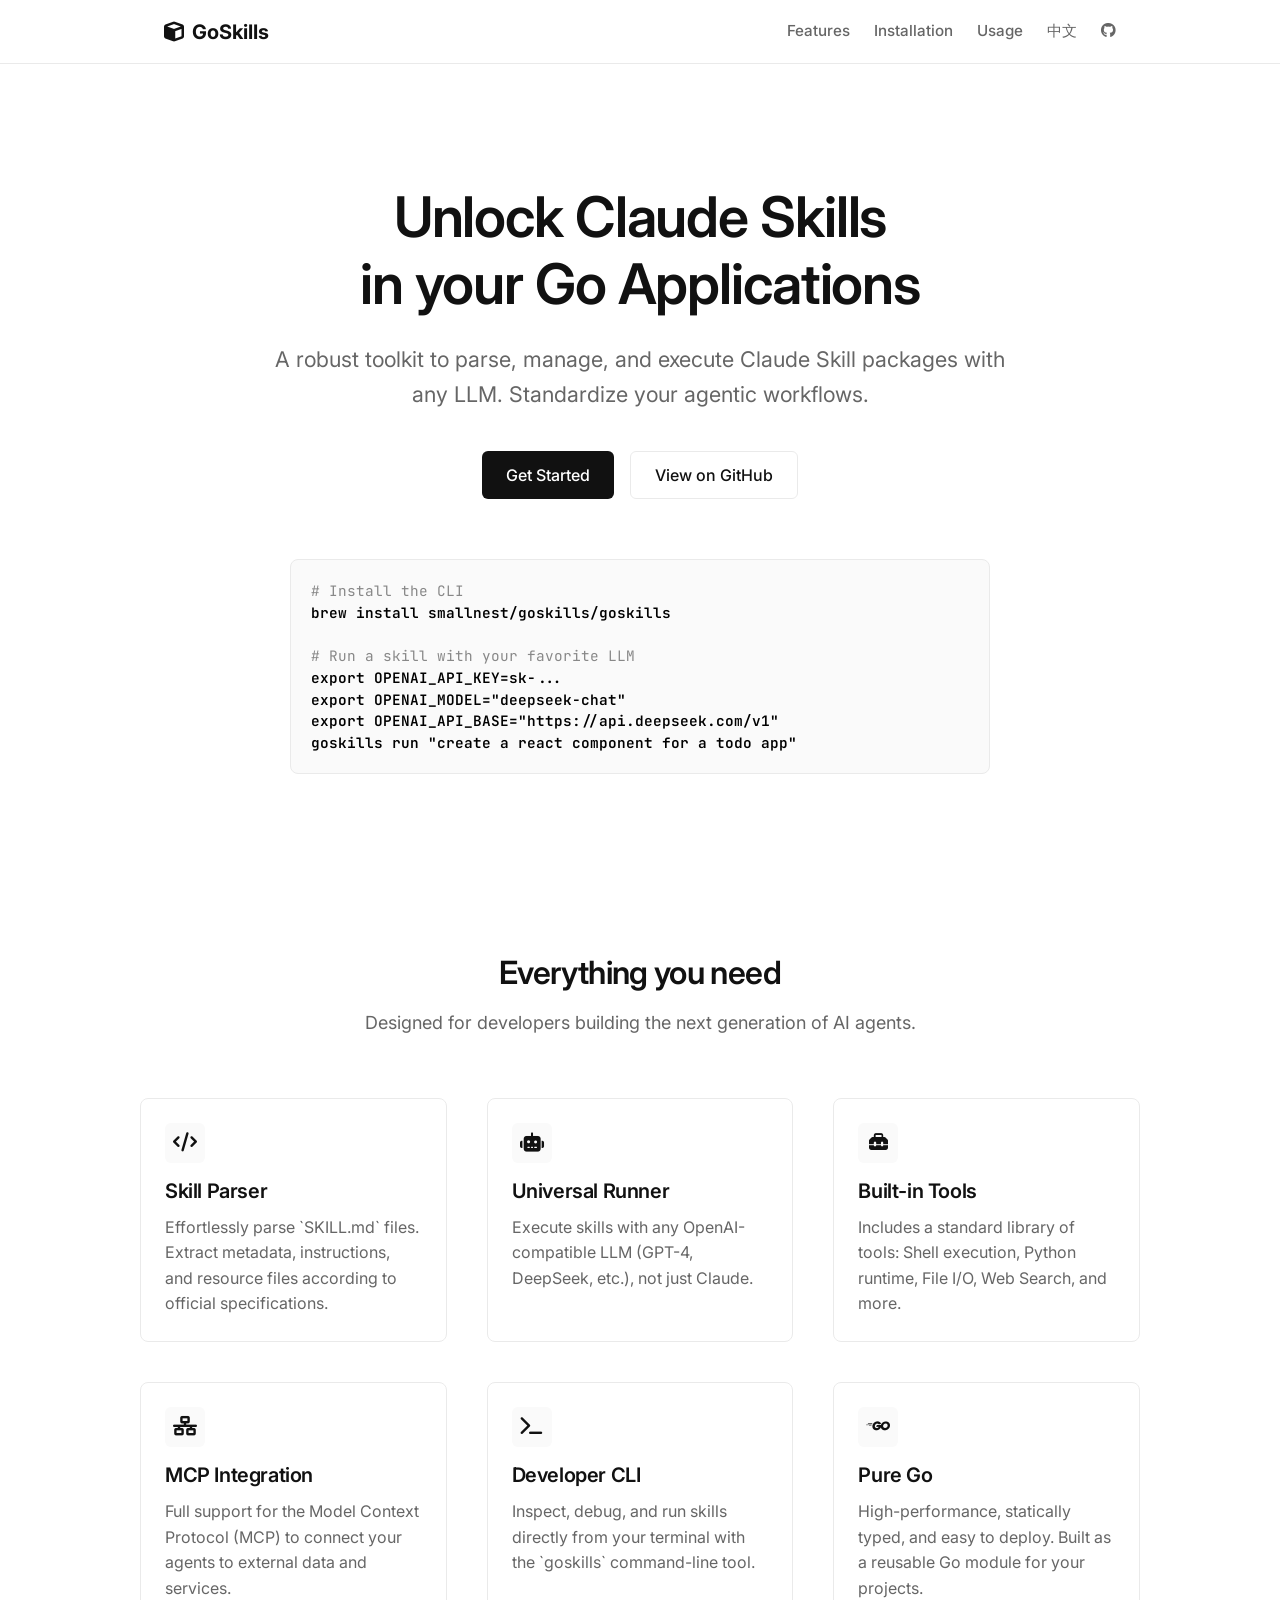
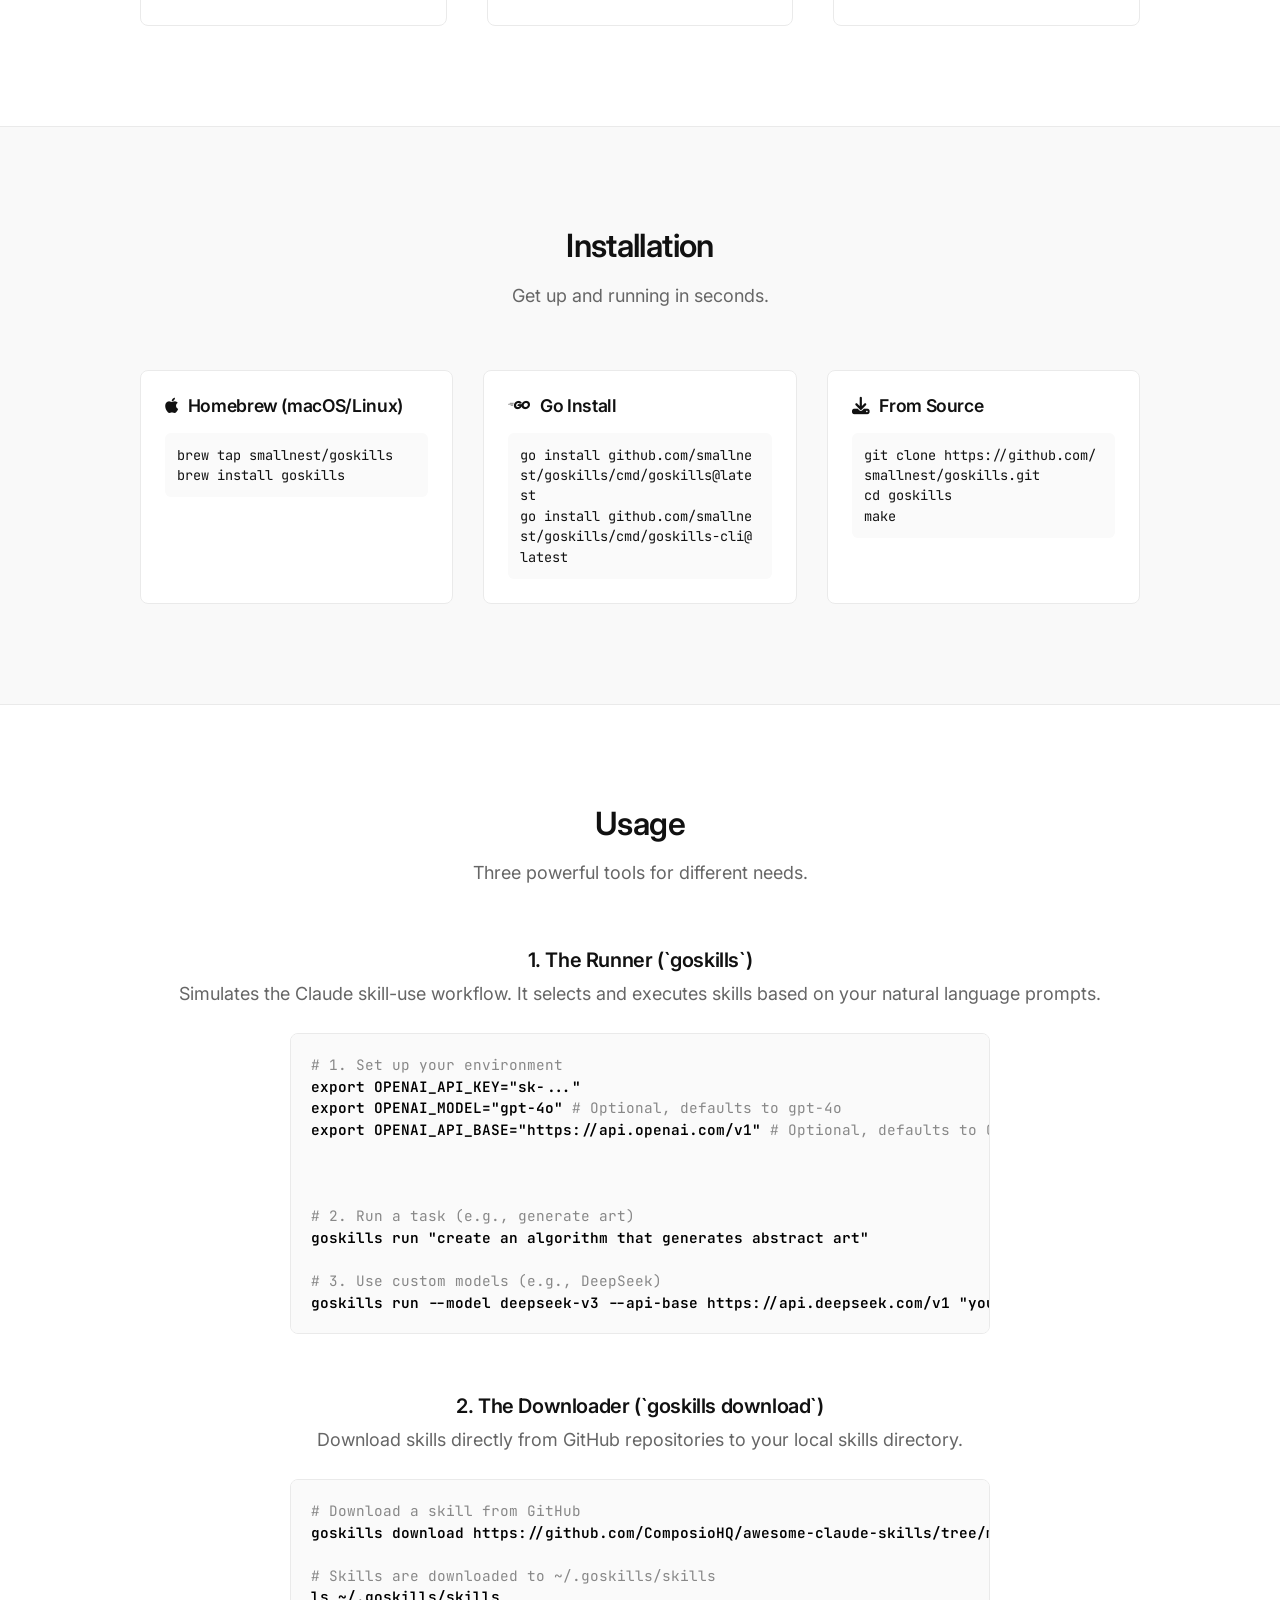
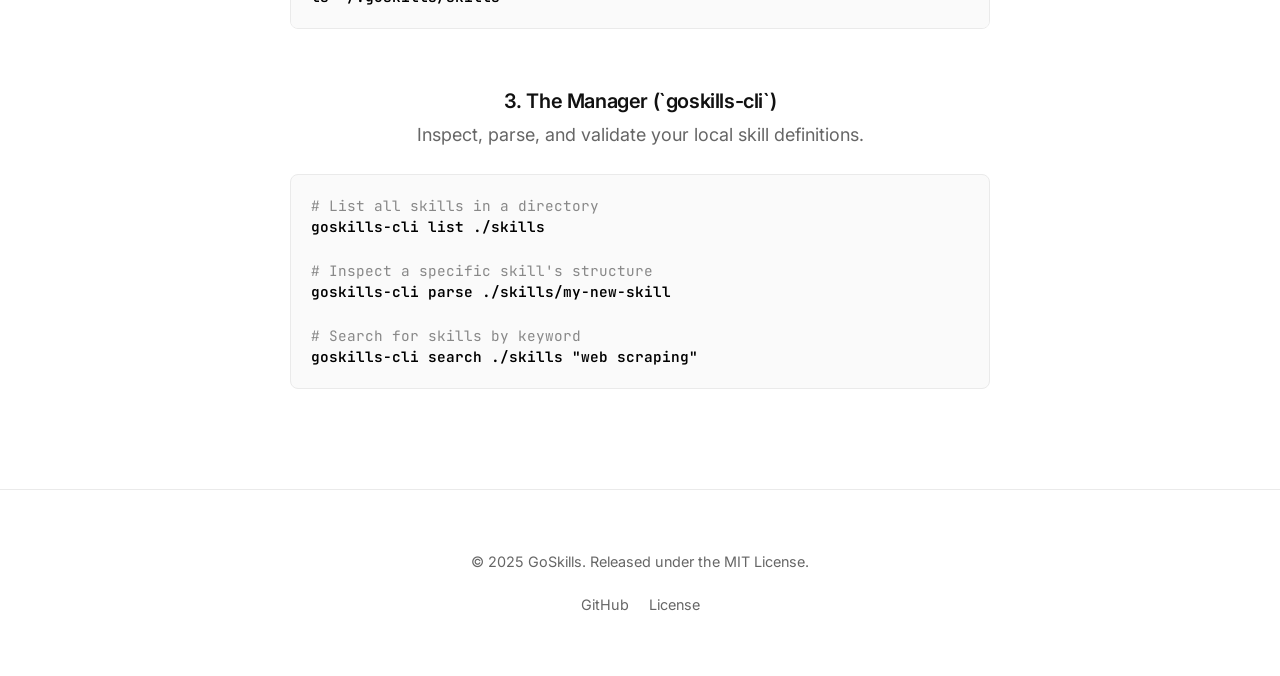
<file: _website/index.html>
<!DOCTYPE html>
<html lang="en">
<head>
    <meta charset="UTF-8">
    <meta name="viewport" content="width=device-width, initial-scale=1.0">
    <title>GoSkills - Claude Skills for Go</title>
    <meta name="description" content="A powerful Go library to parse, manage, and execute Claude Skill packages.">
    <link rel="stylesheet" href="css/style.css">
    <link rel="preconnect" href="https://fonts.googleapis.com">
    <link rel="preconnect" href="https://fonts.gstatic.com" crossorigin>
    <link href="https://fonts.googleapis.com/css2?family=Inter:wght@400;500;600;700&family=JetBrains+Mono:wght@400;500&display=swap" rel="stylesheet">
    <link rel="stylesheet" href="https://cdnjs.cloudflare.com/ajax/libs/font-awesome/6.4.0/css/all.min.css">
</head>
<body>
    <header>
        <div class="nav-container">
            <a href="#" class="logo">
                <i class="fa-solid fa-cube"></i>
                <span>GoSkills</span>
            </a>
            <nav class="nav-links">
                <a href="#features">Features</a>
                <a href="#installation">Installation</a>
                <a href="#usage">Usage</a>
                <a href="cn/index.html">中文</a>
                <a href="https://github.com/smallnest/goskills" target="_blank" class="github-icon">
                    <i class="fa-brands fa-github"></i>
                </a>
            </nav>
        </div>
    </header>

    <main>
        <section class="hero">
            <h1>Unlock Claude Skills<br>in your Go Applications</h1>
            <p class="hero-subtitle">
                A robust toolkit to parse, manage, and execute Claude Skill packages with any LLM.
                Standardize your agentic workflows.
            </p>
            
            <div class="cta-buttons">
                <a href="#installation" class="btn btn-primary">Get Started</a>
                <a href="https://github.com/smallnest/goskills" class="btn btn-secondary">View on GitHub</a>
            </div>

            <div class="code-preview">
<pre><code><span class="comment"># Install the CLI</span>
<span class="command">brew install smallnest/goskills/goskills</span>

<span class="comment"># Run a skill with your favorite LLM</span>
<span class="command">export OPENAI_API_KEY=sk-...</span>
<span class="command">export OPENAI_MODEL="deepseek-chat"</span>
<span class="command">export OPENAI_API_BASE="https://api.deepseek.com/v1"</span>
<span class="command">goskills run "create a react component for a todo app"</span></code></pre>
            </div>
        </section>

        <section id="features" class="section">
            <div class="container">
                <div class="section-title">
                    <h2>Everything you need</h2>
                    <p>Designed for developers building the next generation of AI agents.</p>
                </div>

                <div class="features-grid">
                    <div class="feature-card">
                        <div class="feature-icon"><i class="fa-solid fa-code"></i></div>
                        <h3>Skill Parser</h3>
                        <p>Effortlessly parse `SKILL.md` files. Extract metadata, instructions, and resource files according to official specifications.</p>
                    </div>
                    <div class="feature-card">
                        <div class="feature-icon"><i class="fa-solid fa-robot"></i></div>
                        <h3>Universal Runner</h3>
                        <p>Execute skills with any OpenAI-compatible LLM (GPT-4, DeepSeek, etc.), not just Claude.</p>
                    </div>
                    <div class="feature-card">
                        <div class="feature-icon"><i class="fa-solid fa-toolbox"></i></div>
                        <h3>Built-in Tools</h3>
                        <p>Includes a standard library of tools: Shell execution, Python runtime, File I/O, Web Search, and more.</p>
                    </div>
                    <div class="feature-card">
                        <div class="feature-icon"><i class="fa-solid fa-network-wired"></i></div>
                        <h3>MCP Integration</h3>
                        <p>Full support for the Model Context Protocol (MCP) to connect your agents to external data and services.</p>
                    </div>
                    <div class="feature-card">
                        <div class="feature-icon"><i class="fa-solid fa-terminal"></i></div>
                        <h3>Developer CLI</h3>
                        <p>Inspect, debug, and run skills directly from your terminal with the `goskills` command-line tool.</p>
                    </div>
                    <div class="feature-card">
                        <div class="feature-icon"><i class="fa-brands fa-golang"></i></div>
                        <h3>Pure Go</h3>
                        <p>High-performance, statically typed, and easy to deploy. Built as a reusable Go module for your projects.</p>
                    </div>
                </div>
            </div>
        </section>

        <section id="installation" class="section bg-light">
            <div class="container">
                <div class="section-title">
                    <h2>Installation</h2>
                    <p>Get up and running in seconds.</p>
                </div>
                
                <div class="install-grid">
                    <div class="install-card">
                        <h3><i class="fa-brands fa-apple"></i> Homebrew (macOS/Linux)</h3>
                        <pre><code>brew tap smallnest/goskills
brew install goskills</code></pre>
                    </div>
                    
                    <div class="install-card">
                        <h3><i class="fa-brands fa-golang"></i> Go Install</h3>
                        <pre><code>go install github.com/smallnest/goskills/cmd/goskills@latest
go install github.com/smallnest/goskills/cmd/goskills-cli@latest</code></pre>
                    </div>

                    <div class="install-card">
                        <h3><i class="fa-solid fa-download"></i> From Source</h3>
                        <pre><code>git clone https://github.com/smallnest/goskills.git
cd goskills
make</code></pre>
                    </div>
                </div>
            </div>
      </section>

        <section id="usage" class="section">
            <div class="container">
                <div class="section-title">
                    <h2>Usage</h2>
                    <p>Three powerful tools for different needs.</p>
                </div>

                <div class="usage-block">
                    <div class="usage-header">
                        <h3>1. The Runner (`goskills`)</h3>
                        <p>Simulates the Claude skill-use workflow. It selects and executes skills based on your natural language prompts.</p>
                    </div>
                    <div class="code-preview">
<pre><code><span class="comment"># 1. Set up your environment</span>
<span class="command">export OPENAI_API_KEY="sk-..."</span>
<span class="command">export OPENAI_MODEL="gpt-4o"</span> <span class="comment"># Optional, defaults to gpt-4o</span>
<span class="command">export OPENAI_API_BASE="https://api.openai.com/v1"</span> <span class="comment"># Optional, defaults to OPENAI api url</span>



<span class="comment"># 2. Run a task (e.g., generate art)</span>
<span class="command">goskills run "create an algorithm that generates abstract art"</span>

<span class="comment"># 3. Use custom models (e.g., DeepSeek)</span>
<span class="command">goskills run --model deepseek-v3 --api-base https://api.deepseek.com/v1 "your prompt"</span></code></pre>
                    </div>
                </div>

                <div class="usage-block">
                    <div class="usage-header">
                        <h3>2. The Downloader (`goskills download`)</h3>
                        <p>Download skills directly from GitHub repositories to your local skills directory.</p>
                    </div>
                    <div class="code-preview">
<pre><code><span class="comment"># Download a skill from GitHub</span>
<span class="command">goskills download https://github.com/ComposioHQ/awesome-claude-skills/tree/master/meeting-insights-analyzer</span>

<span class="comment"># Skills are downloaded to ~/.goskills/skills</span>
<span class="command">ls ~/.goskills/skills</span></code></pre>
                    </div>
                </div>

                <div class="usage-block">
                    <div class="usage-header">
                        <h3>3. The Manager (`goskills-cli`)</h3>
                        <p>Inspect, parse, and validate your local skill definitions.</p>
                    </div>
                    <div class="code-preview">
<pre><code><span class="comment"># List all skills in a directory</span>
<span class="command">goskills-cli list ./skills</span>

<span class="comment"># Inspect a specific skill's structure</span>
<span class="command">goskills-cli parse ./skills/my-new-skill</span>

<span class="comment"># Search for skills by keyword</span>
<span class="command">goskills-cli search ./skills "web scraping"</span></code></pre>
                    </div>
                </div>
            </div>
        </section>
            </div>
        </section>
    </main>

    <footer>
        <div class="footer-content">
            <div class="copyright">
                &copy; 2025 GoSkills. Released under the MIT License.
            </div>
            <div class="footer-links">
                <a href="https://github.com/smallnest/goskills">GitHub</a>
                <a href="https://github.com/smallnest/goskills/blob/main/LICENSE">License</a>
            </div>
        </div>
    </footer>
</body>
</html>
</file>
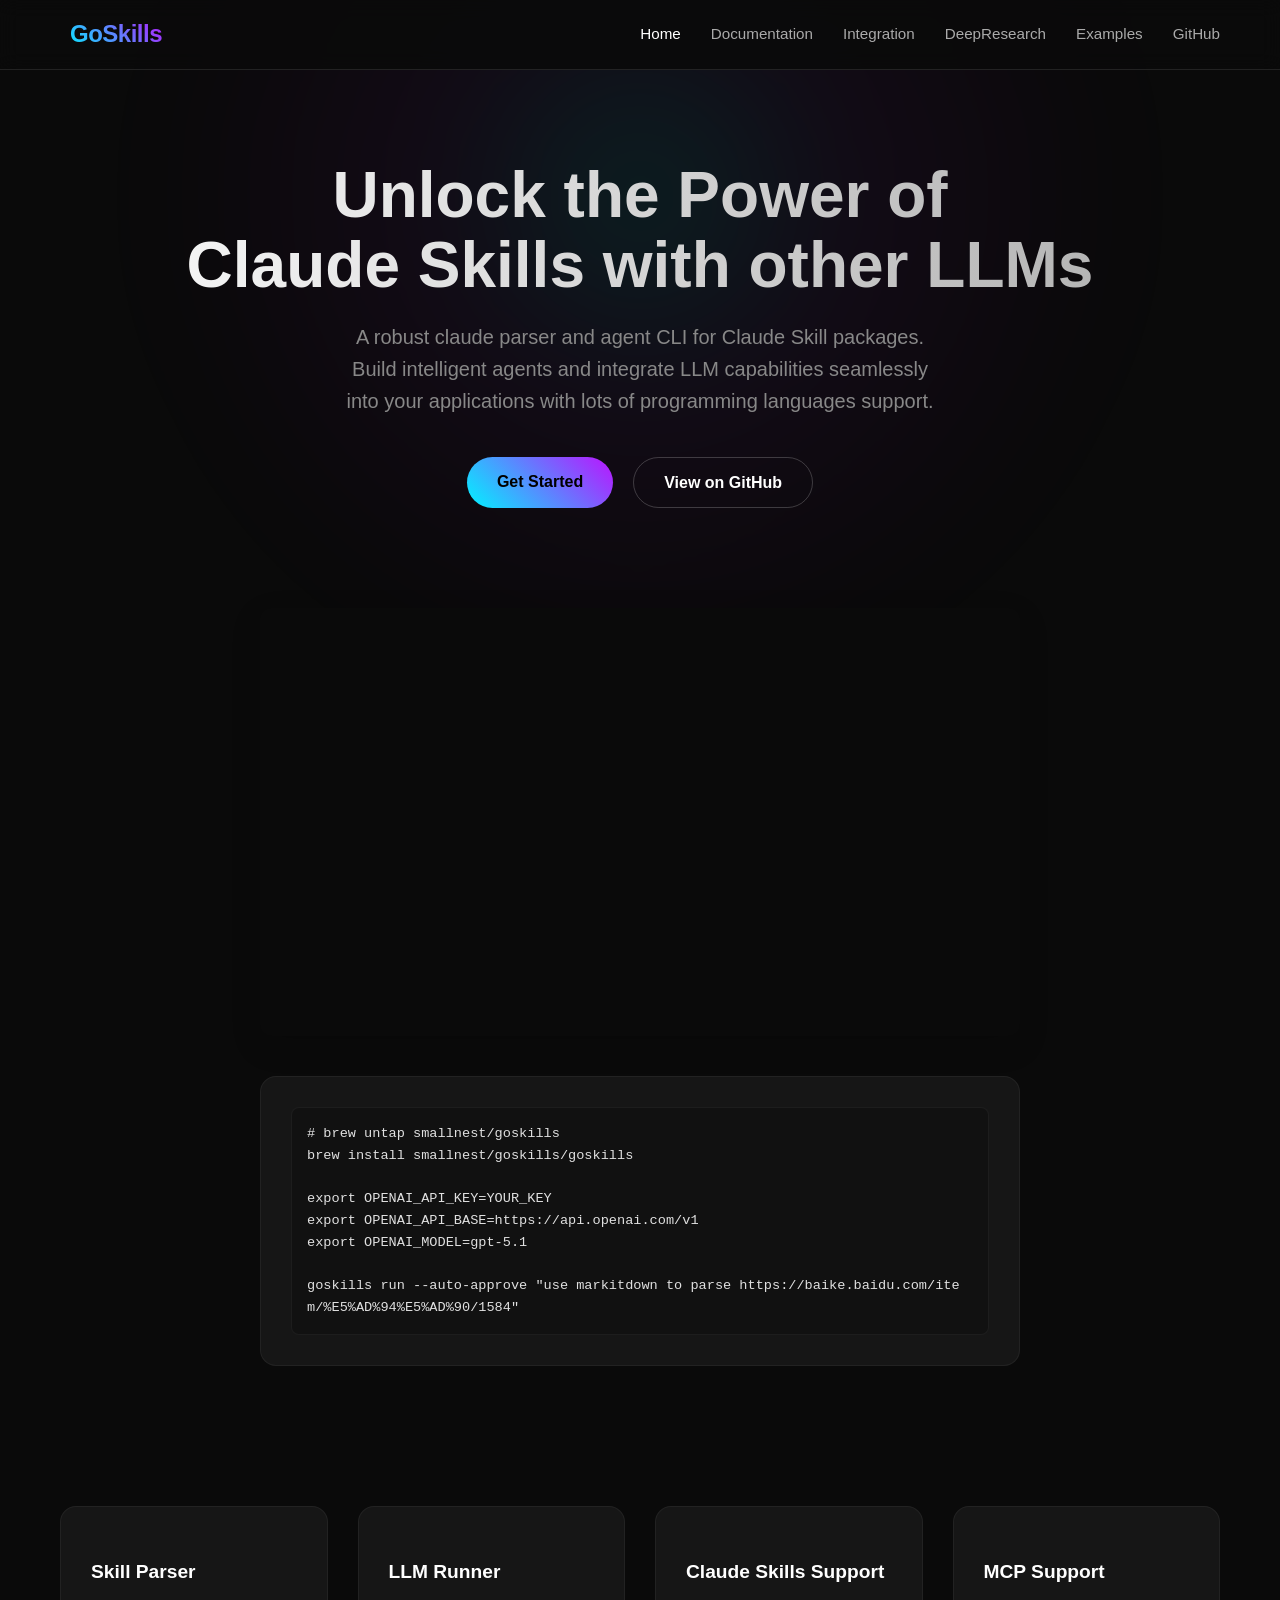
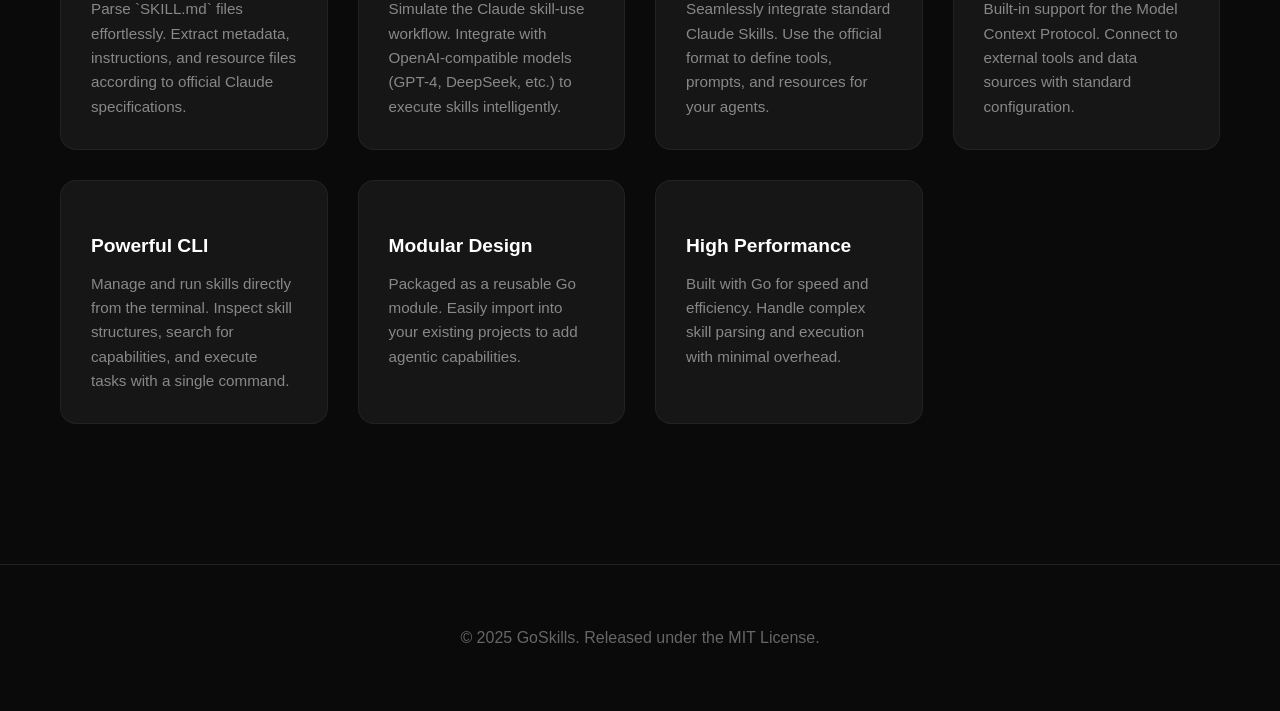
<file: docs/index.html>
<!DOCTYPE html>
<html lang="en">

<head>
    <meta charset="UTF-8">
    <meta name="viewport" content="width=device-width, initial-scale=1.0">
    <title>GoSkills - Claude Skills Parser & Runner for Go</title>
    <meta name="description"
        content="A powerful Go package to parse and run Claude Skill packages. Integrate LLM capabilities into your Go applications with ease.">
    <link rel="stylesheet" href="css/style.css">
    <link rel="preconnect" href="https://fonts.gstatic.cn">
    <link href="https://fonts.googleapis.cn/css2?family=Inter:wght@400;500;600;700;800&family=Fira+Code&display=swap"
        rel="stylesheet">
    <!-- Font Awesome for Icons -->
    <link rel="stylesheet" href="https://cdn.bootcdn.net/ajax/libs/font-awesome/7.0.1/css/all.min.css">
</head>

<body>
    <header>
        <div class="nav-container">
            <a href="index.html" class="logo">
                <i class="fa-solid fa-cube"></i>
                <span>GoSkills</span>
            </a>
            <div class="menu-toggle">
                <i class="fa-solid fa-bars"></i>
            </div>
            <nav class="nav-links">
                <a href="index.html" class="active">Home</a>
                <a href="documentation.html">Documentation</a>
                <a href="usage.html">Integration</a>
                <a href="agent.html">DeepResearch</a>
                <a href="examples.html">Examples</a>
                <a href="https://github.com/smallnest/goskills" target="_blank"><i class="fa-brands fa-github"></i>
                    GitHub</a>
            </nav>
        </div>
    </header>

    <main>
        <section class="hero">
            <h1>Unlock the Power of <br>Claude Skills with other LLMs</h1>
            <p>A robust claude parser and agent CLI for Claude Skill packages. Build intelligent agents and integrate
                LLM capabilities seamlessly into your applications with lots of programming languages support.</p>
            <div class="cta-buttons">
                <a href="documentation.html" class="btn btn-primary">Get Started</a>
                <a href="https://github.com/smallnest/goskills" target="_blank" class="btn btn-secondary">View on
                    GitHub</a>
            </div>
        </section>

        <div style="max-width: 800px; margin: 0 auto 40px; padding: 0 20px; text-align: center;">
            <div
                style="position: relative; padding-bottom: 56.25%; height: 0; overflow: hidden; border-radius: 12px; box-shadow: 0 10px 30px rgba(0,0,0,0.15);">
                <iframe src="https://www.youtube.com/embed/Lod9DnAfd9c"
                    style="position: absolute; top: 0; left: 0; width: 100%; height: 100%; border: 0;"
                    allow="accelerometer; autoplay; clipboard-write; encrypted-media; gyroscope; picture-in-picture"
                    allowfullscreen>
                </iframe>
            </div>
        </div>

        <div style="max-width: 800px; margin: 0 auto 60px; padding: 0 20px;">
            <div class="feature-card" style="text-align: left;">
                <pre style="margin: 0;"><code># brew untap smallnest/goskills
brew install smallnest/goskills/goskills

export OPENAI_API_KEY=YOUR_KEY
export OPENAI_API_BASE=https://api.openai.com/v1
export OPENAI_MODEL=gpt-5.1

goskills run --auto-approve "use markitdown to parse https://baike.baidu.com/item/%E5%AD%94%E5%AD%90/1584"</code></pre>
            </div>
        </div>

        <section class="features">
            <div class="feature-card">
                <div class="feature-icon"><i class="fa-solid fa-code"></i></div>
                <h3>Skill Parser</h3>
                <p>Parse `SKILL.md` files effortlessly. Extract metadata, instructions, and resource files according to
                    official Claude specifications.</p>
            </div>
            <div class="feature-card">
                <div class="feature-icon"><i class="fa-solid fa-robot"></i></div>
                <h3>LLM Runner</h3>
                <p>Simulate the Claude skill-use workflow. Integrate with OpenAI-compatible models (GPT-4, DeepSeek,
                    etc.) to execute skills intelligently.</p>
            </div>
            <div class="feature-card">
                <div class="feature-icon"><i class="fa-solid fa-puzzle-piece"></i></div>
                <h3>Claude Skills Support</h3>
                <p>Seamlessly integrate standard Claude Skills. Use the official format to define tools, prompts, and
                    resources for your agents.</p>
            </div>
            <div class="feature-card">
                <div class="feature-icon"><i class="fa-solid fa-network-wired"></i></div>
                <h3>MCP Support</h3>
                <p>Built-in support for the Model Context Protocol. Connect to external tools and data sources with
                    standard configuration.</p>
            </div>
            <div class="feature-card">
                <div class="feature-icon"><i class="fa-solid fa-terminal"></i></div>
                <h3>Powerful CLI</h3>
                <p>Manage and run skills directly from the terminal. Inspect skill structures, search for capabilities,
                    and execute tasks with a single command.</p>
            </div>
            <div class="feature-card">
                <div class="feature-icon"><i class="fa-solid fa-layer-group"></i></div>
                <h3>Modular Design</h3>
                <p>Packaged as a reusable Go module. Easily import into your existing projects to add agentic
                    capabilities.</p>
            </div>
            <div class="feature-card">
                <div class="feature-icon"><i class="fa-solid fa-bolt"></i></div>
                <h3>High Performance</h3>
                <p>Built with Go for speed and efficiency. Handle complex skill parsing and execution with minimal
                    overhead.</p>
            </div>
        </section>
    </main>

    <footer>
        <p>&copy; 2025 GoSkills. Released under the MIT License.</p>
    </footer>

    <script src="js/main.js"></script>
</body>

</html>
</file>
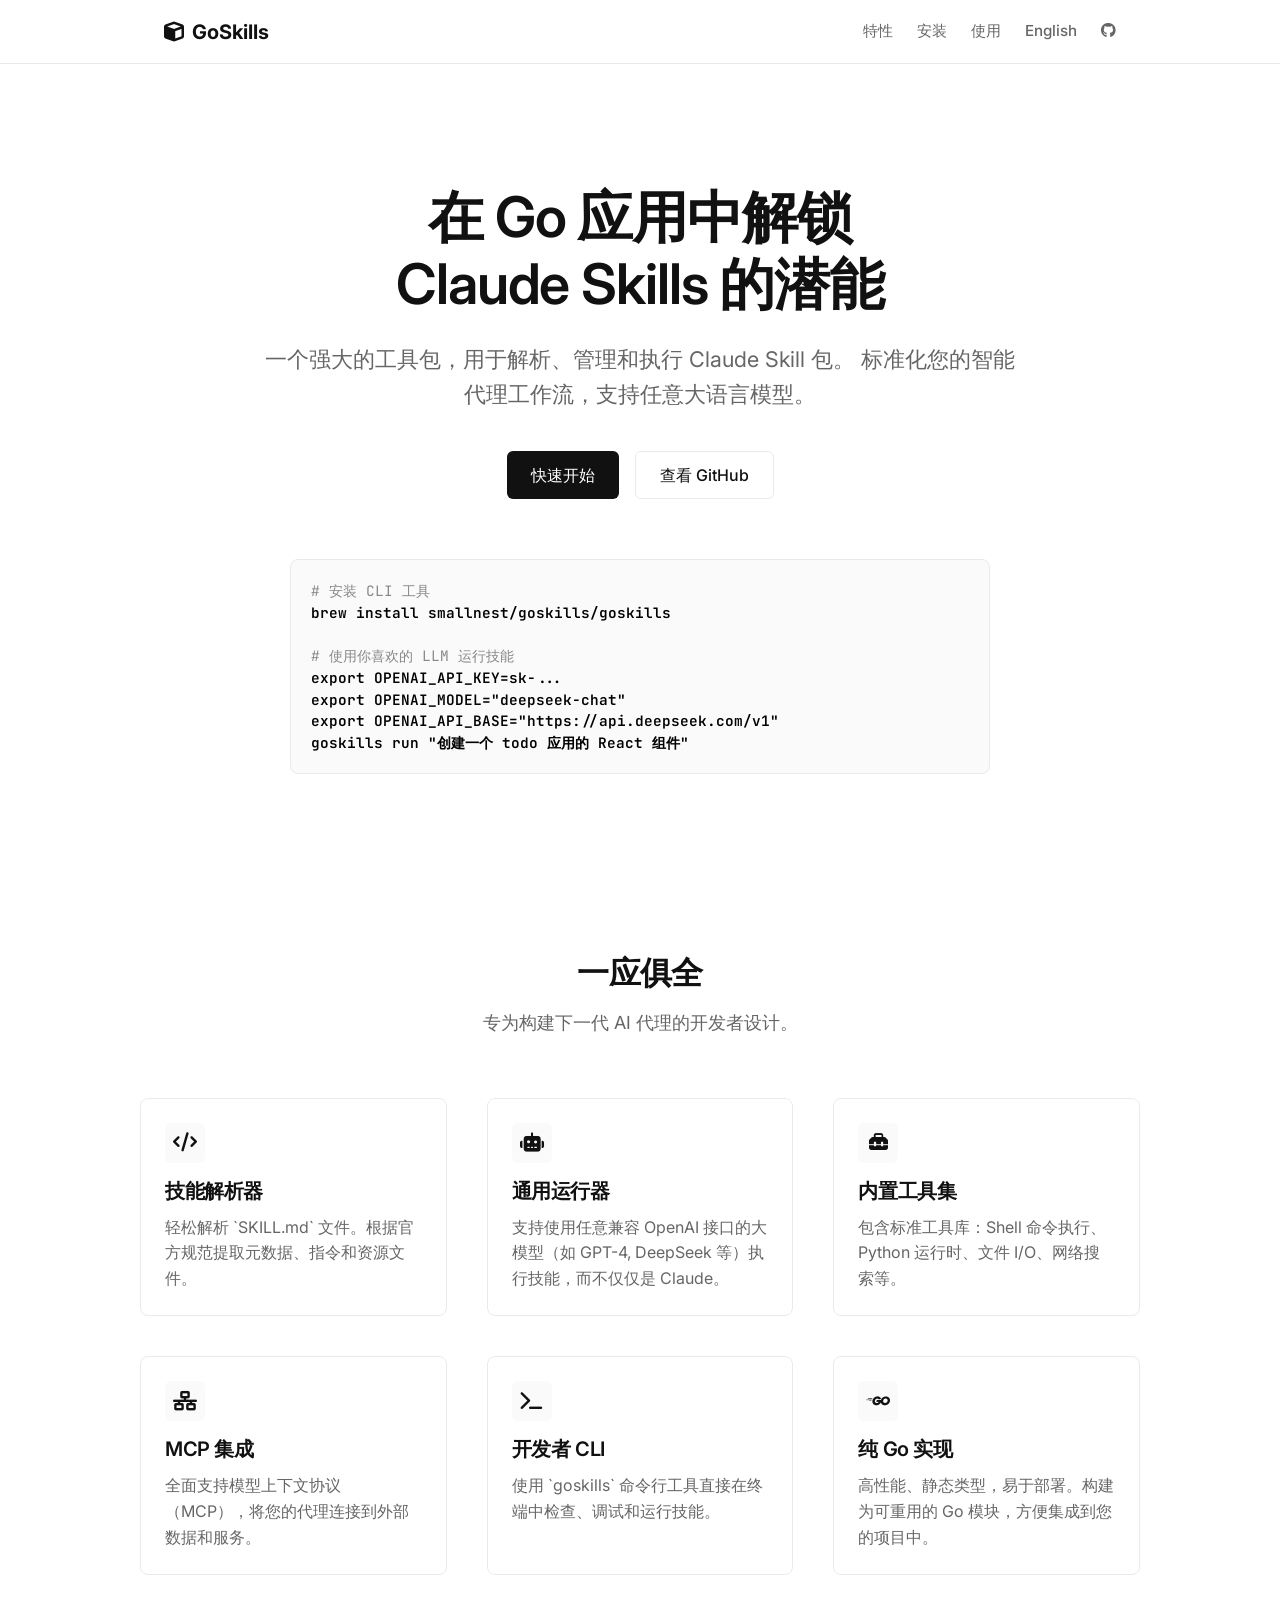
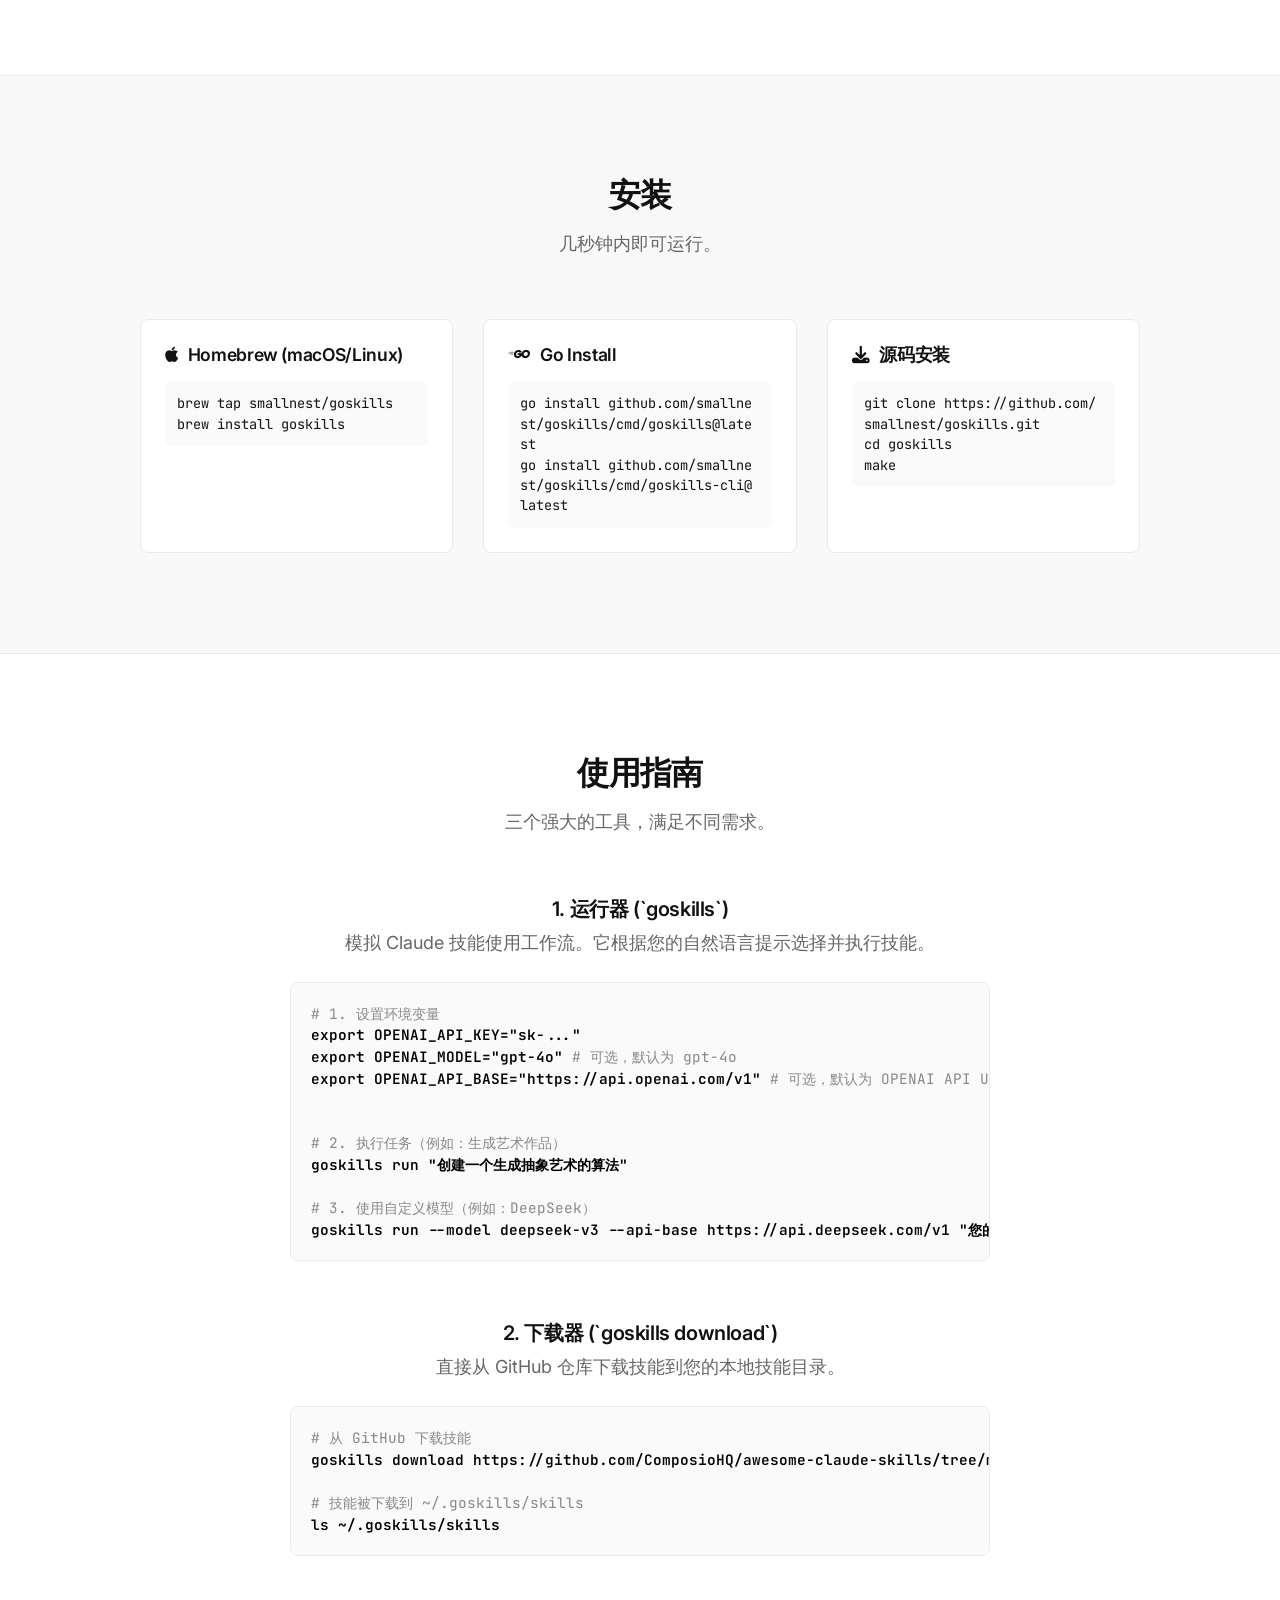
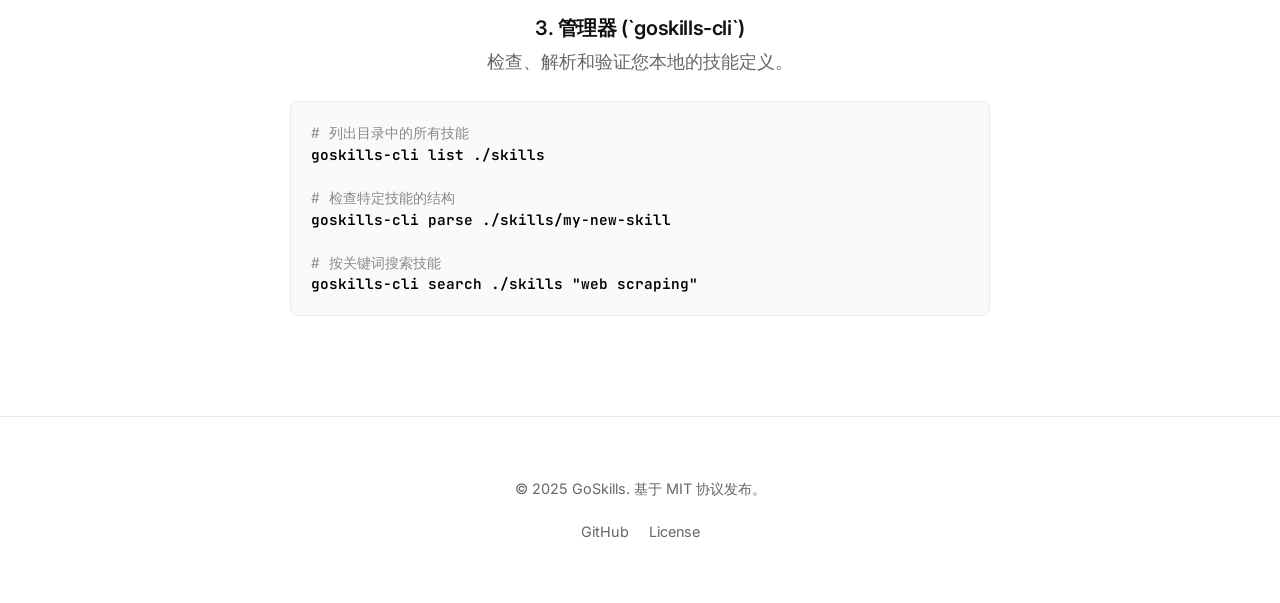
<file: _website/cn/index.html>
<!DOCTYPE html>
<html lang="zh-CN">
<head>
    <meta charset="UTF-8">
    <meta name="viewport" content="width=device-width, initial-scale=1.0">
    <title>GoSkills - Go 语言实现的 Claude Skills 工具集</title>
    <meta name="description" content="一个强大的 Go 语言库，用于解析、管理和执行 Claude Skill 包。">
    <link rel="stylesheet" href="../css/style.css">
    <link rel="preconnect" href="https://fonts.googleapis.com">
    <link rel="preconnect" href="https://fonts.gstatic.com" crossorigin>
    <link href="https://fonts.googleapis.com/css2?family=Inter:wght@400;500;600;700&family=JetBrains+Mono:wght@400;500&display=swap" rel="stylesheet">
    <link rel="stylesheet" href="https://cdnjs.cloudflare.com/ajax/libs/font-awesome/6.4.0/css/all.min.css">
</head>
<body>
    <header>
        <div class="nav-container">
            <a href="#" class="logo">
                <i class="fa-solid fa-cube"></i>
                <span>GoSkills</span>
            </a>
            <nav class="nav-links">
                <a href="#features">特性</a>
                <a href="#installation">安装</a>
                <a href="#usage">使用</a>
                <a href="../index.html">English</a>
                <a href="https://github.com/smallnest/goskills" target="_blank" class="github-icon">
                    <i class="fa-brands fa-github"></i>
                </a>
            </nav>
        </div>
    </header>

    <main>
        <section class="hero">
            <h1>在 Go 应用中解锁<br>Claude Skills 的潜能</h1>
            <p class="hero-subtitle">
                一个强大的工具包，用于解析、管理和执行 Claude Skill 包。
                标准化您的智能代理工作流，支持任意大语言模型。
            </p>
            
            <div class="cta-buttons">
                <a href="#installation" class="btn btn-primary">快速开始</a>
                <a href="https://github.com/smallnest/goskills" class="btn btn-secondary">查看 GitHub</a>
            </div>

            <div class="code-preview">
<pre><code><span class="comment"># 安装 CLI 工具</span>
<span class="command">brew install smallnest/goskills/goskills</span>

<span class="comment"># 使用你喜欢的 LLM 运行技能</span>
<span class="command">export OPENAI_API_KEY=sk-...</span>
<span class="command">export OPENAI_MODEL="deepseek-chat"</span>
<span class="command">export OPENAI_API_BASE="https://api.deepseek.com/v1"</span>
<span class="command">goskills run "创建一个 todo 应用的 React 组件"</span></code></pre>
            </div>
        </section>

        <section id="features" class="section">
            <div class="container">
                <div class="section-title">
                    <h2>一应俱全</h2>
                    <p>专为构建下一代 AI 代理的开发者设计。</p>
                </div>

                <div class="features-grid">
                    <div class="feature-card">
                        <div class="feature-icon"><i class="fa-solid fa-code"></i></div>
                        <h3>技能解析器</h3>
                        <p>轻松解析 `SKILL.md` 文件。根据官方规范提取元数据、指令和资源文件。</p>
                    </div>
                    <div class="feature-card">
                        <div class="feature-icon"><i class="fa-solid fa-robot"></i></div>
                        <h3>通用运行器</h3>
                        <p>支持使用任意兼容 OpenAI 接口的大模型（如 GPT-4, DeepSeek 等）执行技能，而不仅仅是 Claude。</p>
                    </div>
                    <div class="feature-card">
                        <div class="feature-icon"><i class="fa-solid fa-toolbox"></i></div>
                        <h3>内置工具集</h3>
                        <p>包含标准工具库：Shell 命令执行、Python 运行时、文件 I/O、网络搜索等。</p>
                    </div>
                    <div class="feature-card">
                        <div class="feature-icon"><i class="fa-solid fa-network-wired"></i></div>
                        <h3>MCP 集成</h3>
                        <p>全面支持模型上下文协议（MCP），将您的代理连接到外部数据和服务。</p>
                    </div>
                    <div class="feature-card">
                        <div class="feature-icon"><i class="fa-solid fa-terminal"></i></div>
                        <h3>开发者 CLI</h3>
                        <p>使用 `goskills` 命令行工具直接在终端中检查、调试和运行技能。</p>
                    </div>
                    <div class="feature-card">
                        <div class="feature-icon"><i class="fa-brands fa-golang"></i></div>
                        <h3>纯 Go 实现</h3>
                        <p>高性能、静态类型，易于部署。构建为可重用的 Go 模块，方便集成到您的项目中。</p>
                    </div>
                </div>
            </div>
        </section>

        <section id="installation" class="section bg-light">
            <div class="container">
                <div class="section-title">
                    <h2>安装</h2>
                    <p>几秒钟内即可运行。</p>
                </div>
                
                <div class="install-grid">
                    <div class="install-card">
                        <h3><i class="fa-brands fa-apple"></i> Homebrew (macOS/Linux)</h3>
                        <pre><code>brew tap smallnest/goskills
brew install goskills</code></pre>
                    </div>
                    
                    <div class="install-card">
                        <h3><i class="fa-brands fa-golang"></i> Go Install</h3>
                        <pre><code>go install github.com/smallnest/goskills/cmd/goskills@latest
go install github.com/smallnest/goskills/cmd/goskills-cli@latest</code></pre>
                    </div>

                    <div class="install-card">
                        <h3><i class="fa-solid fa-download"></i> 源码安装</h3>
                        <pre><code>git clone https://github.com/smallnest/goskills.git
cd goskills
make</code></pre>
                    </div>
                </div>
            </div>
        </section>

        <section id="usage" class="section">
            <div class="container">
                <div class="section-title">
                    <h2>使用指南</h2>
                    <p>三个强大的工具，满足不同需求。</p>
                </div>

                <div class="usage-block">
                    <div class="usage-header">
                        <h3>1. 运行器 (`goskills`)</h3>
                        <p>模拟 Claude 技能使用工作流。它根据您的自然语言提示选择并执行技能。</p>
                    </div>
                    <div class="code-preview">
<pre><code><span class="comment"># 1. 设置环境变量</span>
<span class="command">export OPENAI_API_KEY="sk-..."</span>
<span class="command">export OPENAI_MODEL="gpt-4o"</span> <span class="comment"># 可选，默认为 gpt-4o</span>
<span class="command">export OPENAI_API_BASE="https://api.openai.com/v1"</span> <span class="comment"># 可选，默认为 OPENAI API URL</span>


<span class="comment"># 2. 执行任务（例如：生成艺术作品）</span>
<span class="command">goskills run "创建一个生成抽象艺术的算法"</span>

<span class="comment"># 3. 使用自定义模型（例如：DeepSeek）</span>
<span class="command">goskills run --model deepseek-v3 --api-base https://api.deepseek.com/v1 "您的提示词"</span></code></pre>
                    </div>
                </div>

                <div class="usage-block">
                    <div class="usage-header">
                        <h3>2. 下载器 (`goskills download`)</h3>
                        <p>直接从 GitHub 仓库下载技能到您的本地技能目录。</p>
                    </div>
                    <div class="code-preview">
<pre><code><span class="comment"># 从 GitHub 下载技能</span>
<span class="command">goskills download https://github.com/ComposioHQ/awesome-claude-skills/tree/master/meeting-insights-analyzer</span>

<span class="comment"># 技能被下载到 ~/.goskills/skills</span>
<span class="command">ls ~/.goskills/skills</span></code></pre>
                    </div>
                </div>

                <div class="usage-block">
                    <div class="usage-header">
                        <h3>3. 管理器 (`goskills-cli`)</h3>
                        <p>检查、解析和验证您本地的技能定义。</p>
                    </div>
                    <div class="code-preview">
<pre><code><span class="comment"># 列出目录中的所有技能</span>
<span class="command">goskills-cli list ./skills</span>

<span class="comment"># 检查特定技能的结构</span>
<span class="command">goskills-cli parse ./skills/my-new-skill</span>

<span class="comment"># 按关键词搜索技能</span>
<span class="command">goskills-cli search ./skills "web scraping"</span></code></pre>
                    </div>
                </div>
            </div>
        </section>
    </main>

    <footer>
        <div class="footer-content">
            <div class="copyright">
                &copy; 2025 GoSkills. 基于 MIT 协议发布。
            </div>
            <div class="footer-links">
                <a href="https://github.com/smallnest/goskills">GitHub</a>
                <a href="https://github.com/smallnest/goskills/blob/main/LICENSE">License</a>
            </div>
        </div>
    </footer>
</body>
</html>
</file>
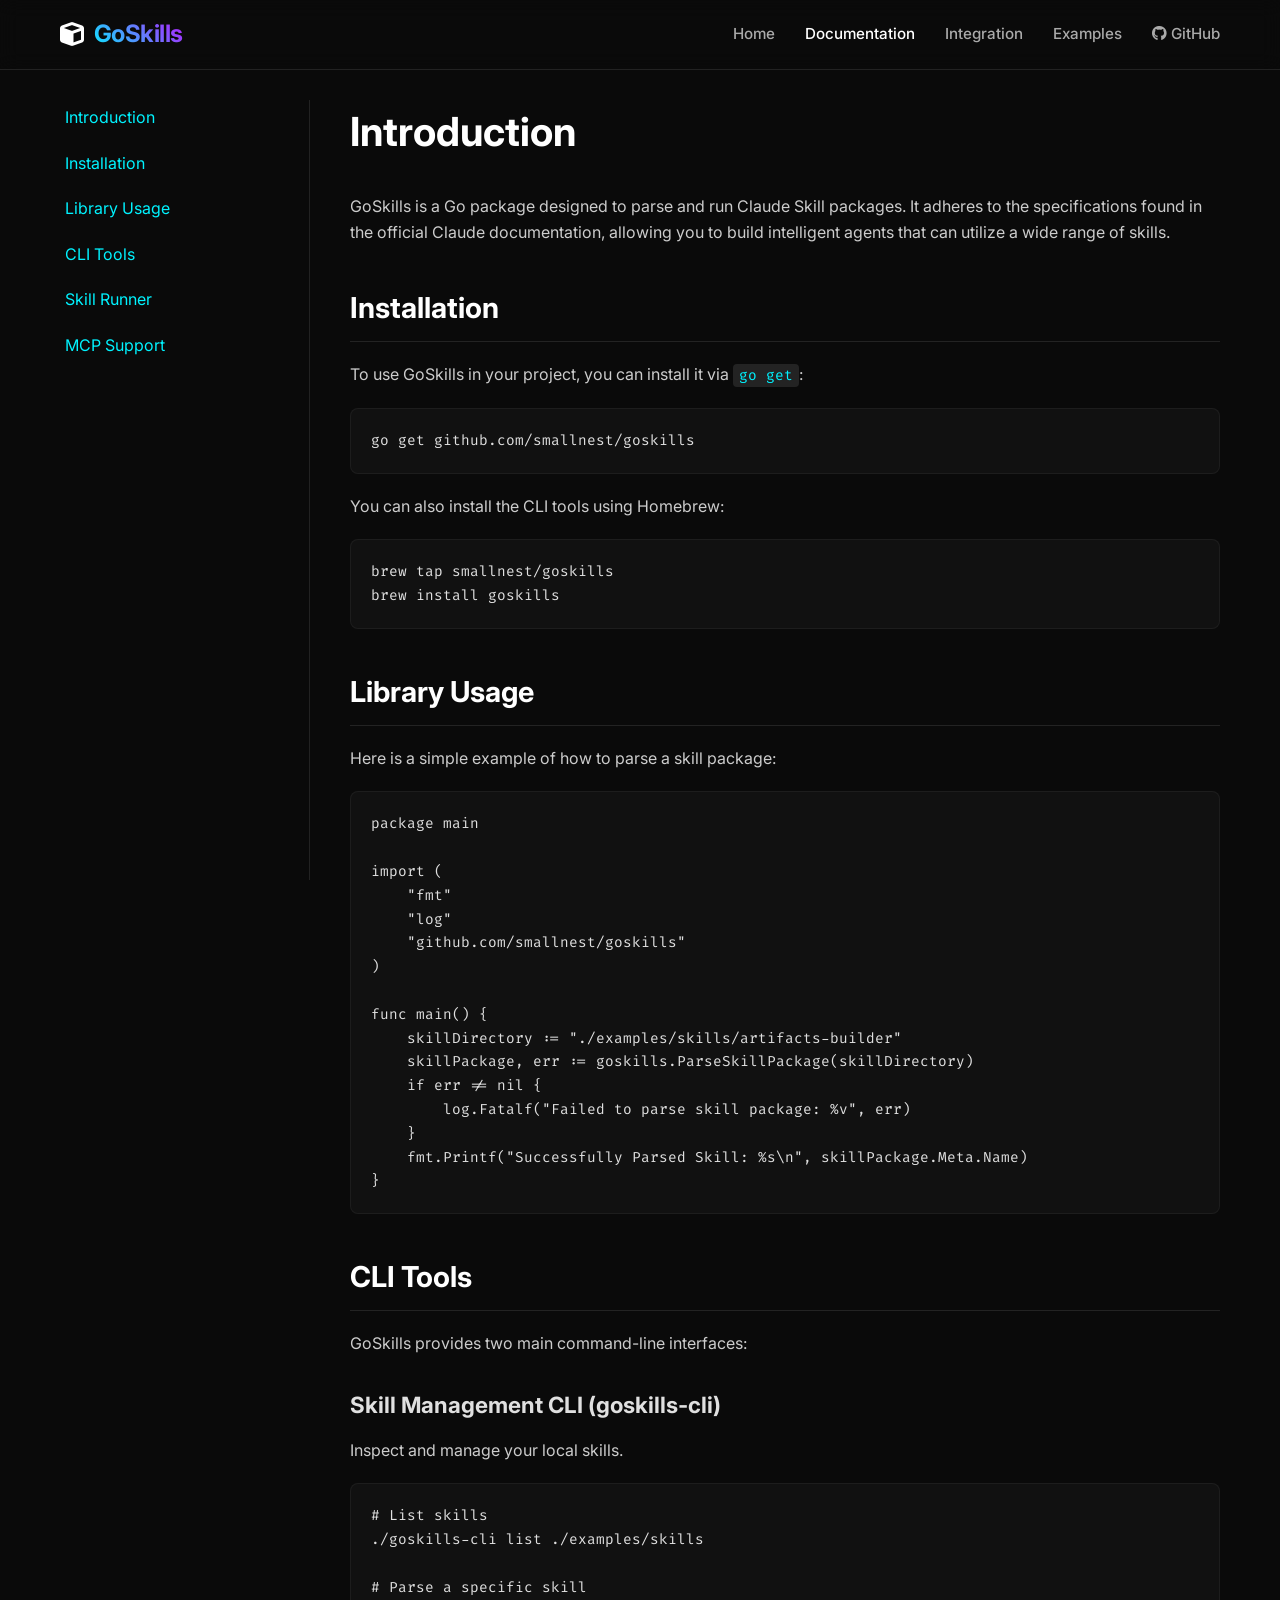
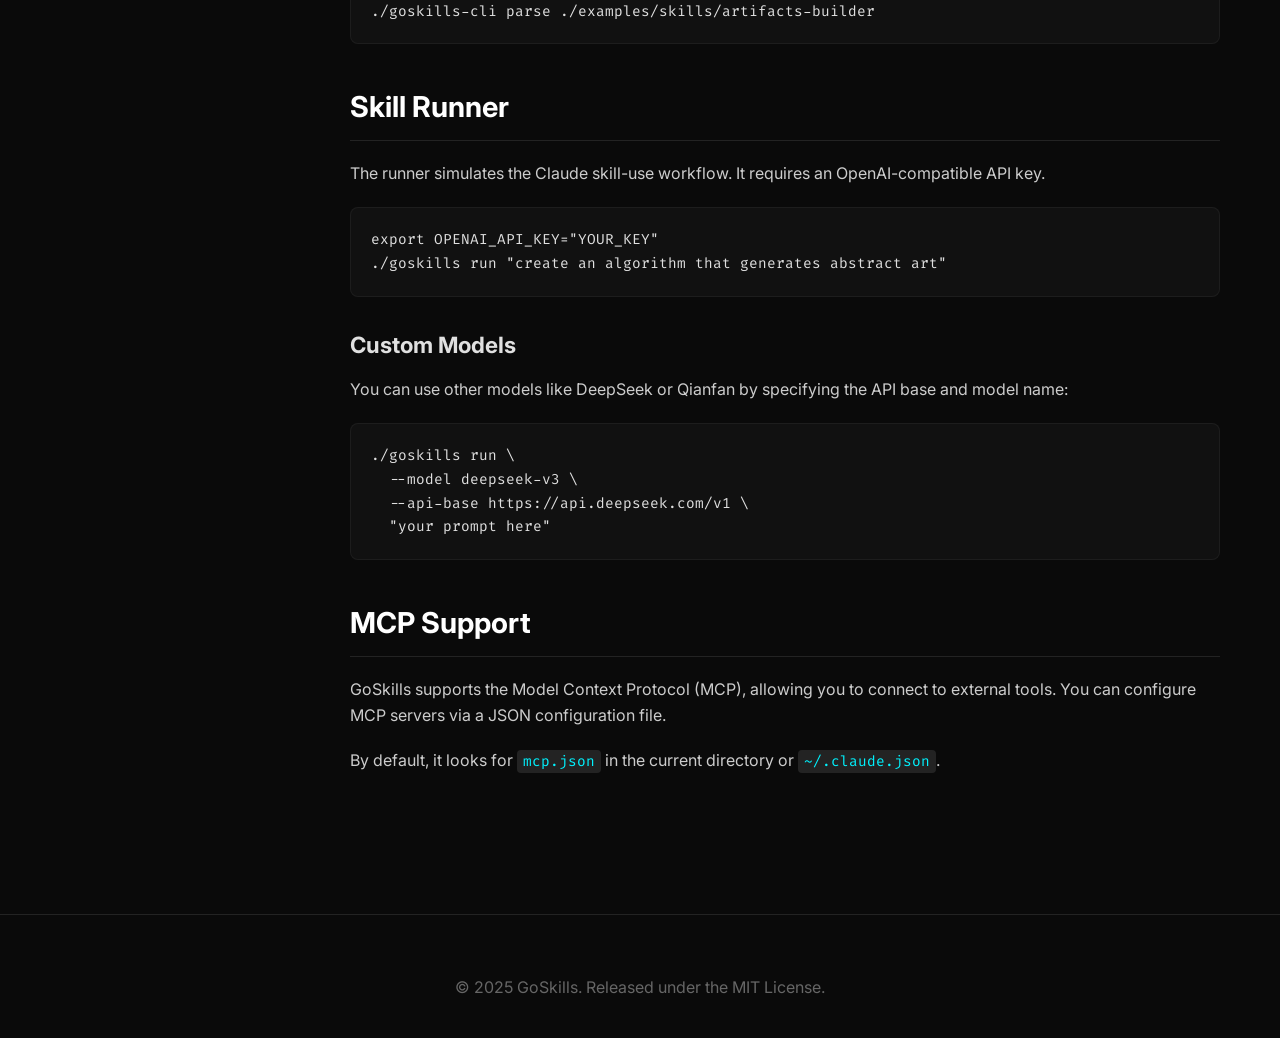
<file: docs/documentation.html>
<!DOCTYPE html>
<html lang="en">

<head>
    <meta charset="UTF-8">
    <meta name="viewport" content="width=device-width, initial-scale=1.0">
    <title>Documentation - GoSkills</title>
    <link rel="stylesheet" href="css/style.css">
    <link rel="preconnect" href="https://fonts.googleapis.com">
    <link rel="preconnect" href="https://fonts.gstatic.com" crossorigin>
    <link href="https://fonts.googleapis.com/css2?family=Inter:wght@400;500;600;700;800&family=Fira+Code&display=swap"
        rel="stylesheet">
    <link rel="stylesheet" href="https://cdnjs.cloudflare.com/ajax/libs/font-awesome/6.4.0/css/all.min.css">
</head>

<body>
    <header>
        <div class="nav-container">
            <a href="index.html" class="logo">
                <i class="fa-solid fa-cube"></i>
                <span>GoSkills</span>
            </a>
            <nav class="nav-links">
                <a href="index.html">Home</a>
                <a href="documentation.html" class="active">Documentation</a>
                <a href="usage.html">Integration</a>
                <a href="examples.html">Examples</a>
                <a href="https://github.com/smallnest/goskills" target="_blank"><i class="fa-brands fa-github"></i>
                    GitHub</a>
            </nav>
        </div>
    </header>

    <div class="docs-container">
        <aside class="docs-sidebar">
            <ul>
                <li><a href="#introduction" class="active">Introduction</a></li>
                <li><a href="#installation">Installation</a></li>
                <li><a href="#library-usage">Library Usage</a></li>
                <li><a href="#cli-tools">CLI Tools</a></li>
                <li><a href="#skill-runner">Skill Runner</a></li>
                <li><a href="#mcp-support">MCP Support</a></li>
            </ul>
        </aside>

        <main class="docs-content">
            <h1 id="introduction">Introduction</h1>
            <p>GoSkills is a Go package designed to parse and run Claude Skill packages. It adheres to the
                specifications found in the official Claude documentation, allowing you to build intelligent agents that
                can utilize a wide range of skills.</p>

            <h2 id="installation">Installation</h2>
            <p>To use GoSkills in your project, you can install it via <code>go get</code>:</p>
            <pre><code>go get github.com/smallnest/goskills</code></pre>

            <p>You can also install the CLI tools using Homebrew:</p>
            <pre><code>brew tap smallnest/goskills
brew install goskills</code></pre>

            <h2 id="library-usage">Library Usage</h2>
            <p>Here is a simple example of how to parse a skill package:</p>
            <pre><code>package main

import (
    "fmt"
    "log"
    "github.com/smallnest/goskills"
)

func main() {
    skillDirectory := "./examples/skills/artifacts-builder"
    skillPackage, err := goskills.ParseSkillPackage(skillDirectory)
    if err != nil {
        log.Fatalf("Failed to parse skill package: %v", err)
    }
    fmt.Printf("Successfully Parsed Skill: %s\n", skillPackage.Meta.Name)
}</code></pre>

            <h2 id="cli-tools">CLI Tools</h2>
            <p>GoSkills provides two main command-line interfaces:</p>

            <h3>Skill Management CLI (goskills-cli)</h3>
            <p>Inspect and manage your local skills.</p>
            <pre><code># List skills
./goskills-cli list ./examples/skills

# Parse a specific skill
./goskills-cli parse ./examples/skills/artifacts-builder</code></pre>

            <h2 id="skill-runner">Skill Runner</h2>
            <p>The runner simulates the Claude skill-use workflow. It requires an OpenAI-compatible API key.</p>
            <pre><code>export OPENAI_API_KEY="YOUR_KEY"
./goskills run "create an algorithm that generates abstract art"</code></pre>

            <h3 id="custom-models">Custom Models</h3>
            <p>You can use other models like DeepSeek or Qianfan by specifying the API base and model name:</p>
            <pre><code>./goskills run \
  --model deepseek-v3 \
  --api-base https://api.deepseek.com/v1 \
  "your prompt here"</code></pre>

            <h2 id="mcp-support">MCP Support</h2>
            <p>GoSkills supports the Model Context Protocol (MCP), allowing you to connect to external tools. You can
                configure MCP servers via a JSON configuration file.</p>
            <p>By default, it looks for <code>mcp.json</code> in the current directory or <code>~/.claude.json</code>.
            </p>
        </main>
    </div>

    <footer>
        <p>&copy; 2025 GoSkills. Released under the MIT License.</p>
    </footer>

    <script src="js/main.js"></script>
</body>

</html>
</file>
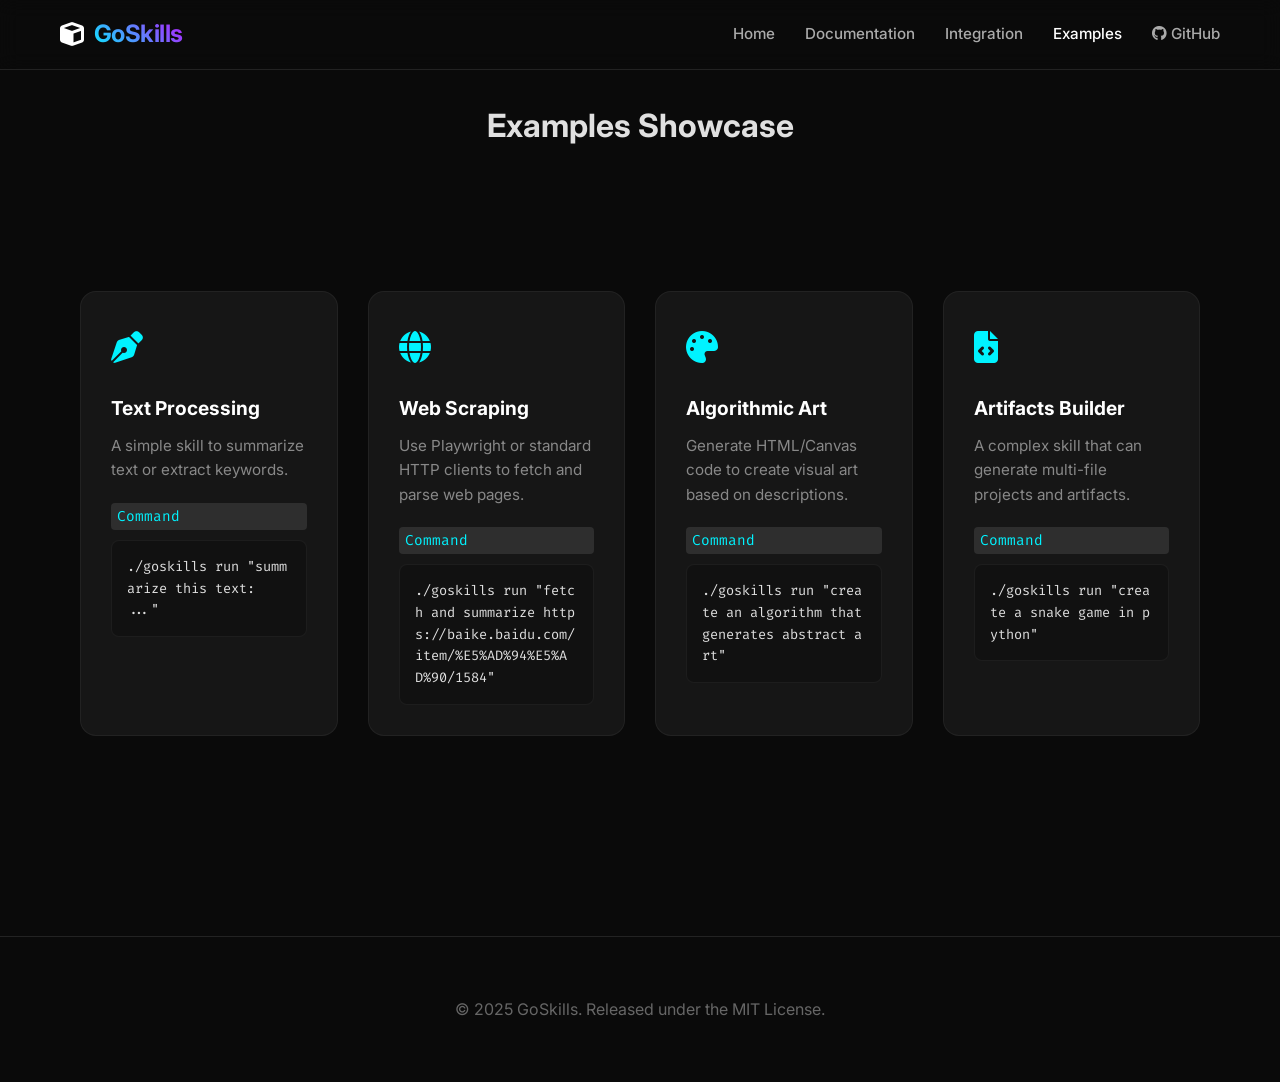
<file: docs/examples.html>
<!DOCTYPE html>
<html lang="en">

<head>
    <meta charset="UTF-8">
    <meta name="viewport" content="width=device-width, initial-scale=1.0">
    <title>Examples - GoSkills</title>
    <link rel="stylesheet" href="css/style.css">
    <link rel="preconnect" href="https://fonts.googleapis.com">
    <link rel="preconnect" href="https://fonts.gstatic.com" crossorigin>
    <link href="https://fonts.googleapis.com/css2?family=Inter:wght@400;500;600;700;800&family=Fira+Code&display=swap"
        rel="stylesheet">
    <link rel="stylesheet" href="https://cdnjs.cloudflare.com/ajax/libs/font-awesome/6.4.0/css/all.min.css">
</head>

<body>
    <header>
        <div class="nav-container">
            <a href="index.html" class="logo">
                <i class="fa-solid fa-cube"></i>
                <span>GoSkills</span>
            </a>
            <nav class="nav-links">
                <a href="index.html">Home</a>
                <a href="documentation.html">Documentation</a>
                <a href="usage.html">Integration</a>
                <a href="examples.html" class="active">Examples</a>
                <a href="https://github.com/smallnest/goskills" target="_blank"><i class="fa-brands fa-github"></i>
                    GitHub</a>
            </nav>
        </div>
    </header>

    <main class="docs-container" style="display: block;">
        <h1 style="text-align: center; margin-bottom: 60px;">Examples Showcase</h1>

        <div class="features">
            <!-- Example 1 -->
            <div class="feature-card">
                <div class="feature-icon"><i class="fa-solid fa-pen-nib"></i></div>
                <h3>Text Processing</h3>
                <p>A simple skill to summarize text or extract keywords.</p>
                <div style="margin-top: 20px;">
                    <code style="display: block; margin-bottom: 10px; margin-top: 10px;">Command</code>
                    <pre><code>./goskills run "summarize this text: ..."</code></pre>
                </div>
            </div>

            <!-- Example 2 -->
            <div class="feature-card">
                <div class="feature-icon"><i class="fa-solid fa-globe"></i></div>
                <h3>Web Scraping</h3>
                <p>Use Playwright or standard HTTP clients to fetch and parse web pages.</p>
                <div style="margin-top: 20px;">
                    <code style="display: block; margin-bottom: 10px;">Command</code>
                    <pre><code>./goskills run "fetch and summarize https://baike.baidu.com/item/%E5%AD%94%E5%AD%90/1584"</code></pre>
                </div>
            </div>

            <!-- Example 3 -->
            <div class="feature-card">
                <div class="feature-icon"><i class="fa-solid fa-palette"></i></div>
                <h3>Algorithmic Art</h3>
                <p>Generate HTML/Canvas code to create visual art based on descriptions.</p>
                <div style="margin-top: 20px;">
                    <code style="display: block; margin-bottom: 10px;">Command</code>
                    <pre><code>./goskills run "create an algorithm that generates abstract art"</code></pre>
                </div>
            </div>

            <!-- Example 4 -->
            <div class="feature-card">
                <div class="feature-icon"><i class="fa-solid fa-file-code"></i></div>
                <h3>Artifacts Builder</h3>
                <p>A complex skill that can generate multi-file projects and artifacts.</p>
                <div style="margin-top: 20px;">
                    <code style="display: block; margin-bottom: 10px;">Command</code>
                    <pre><code>./goskills run "create a snake game in python"</code></pre>
                </div>
            </div>
        </div>

        <!-- <div style="text-align: center; margin-top: 60px;">
            <h2>Want to see more?</h2>
            <p style="margin: 20px 0;">Check out the full examples directory on GitHub.</p>
            <a href="https://github.com/smallnest/goskills/tree/main/examples" target="_blank"
                class="btn btn-primary">Browse All Examples</a>
        </div> -->
    </main>

    <footer>
        <p>&copy; 2025 GoSkills. Released under the MIT License.</p>
    </footer>

    <script src="js/main.js"></script>
</body>

</html>
</file>
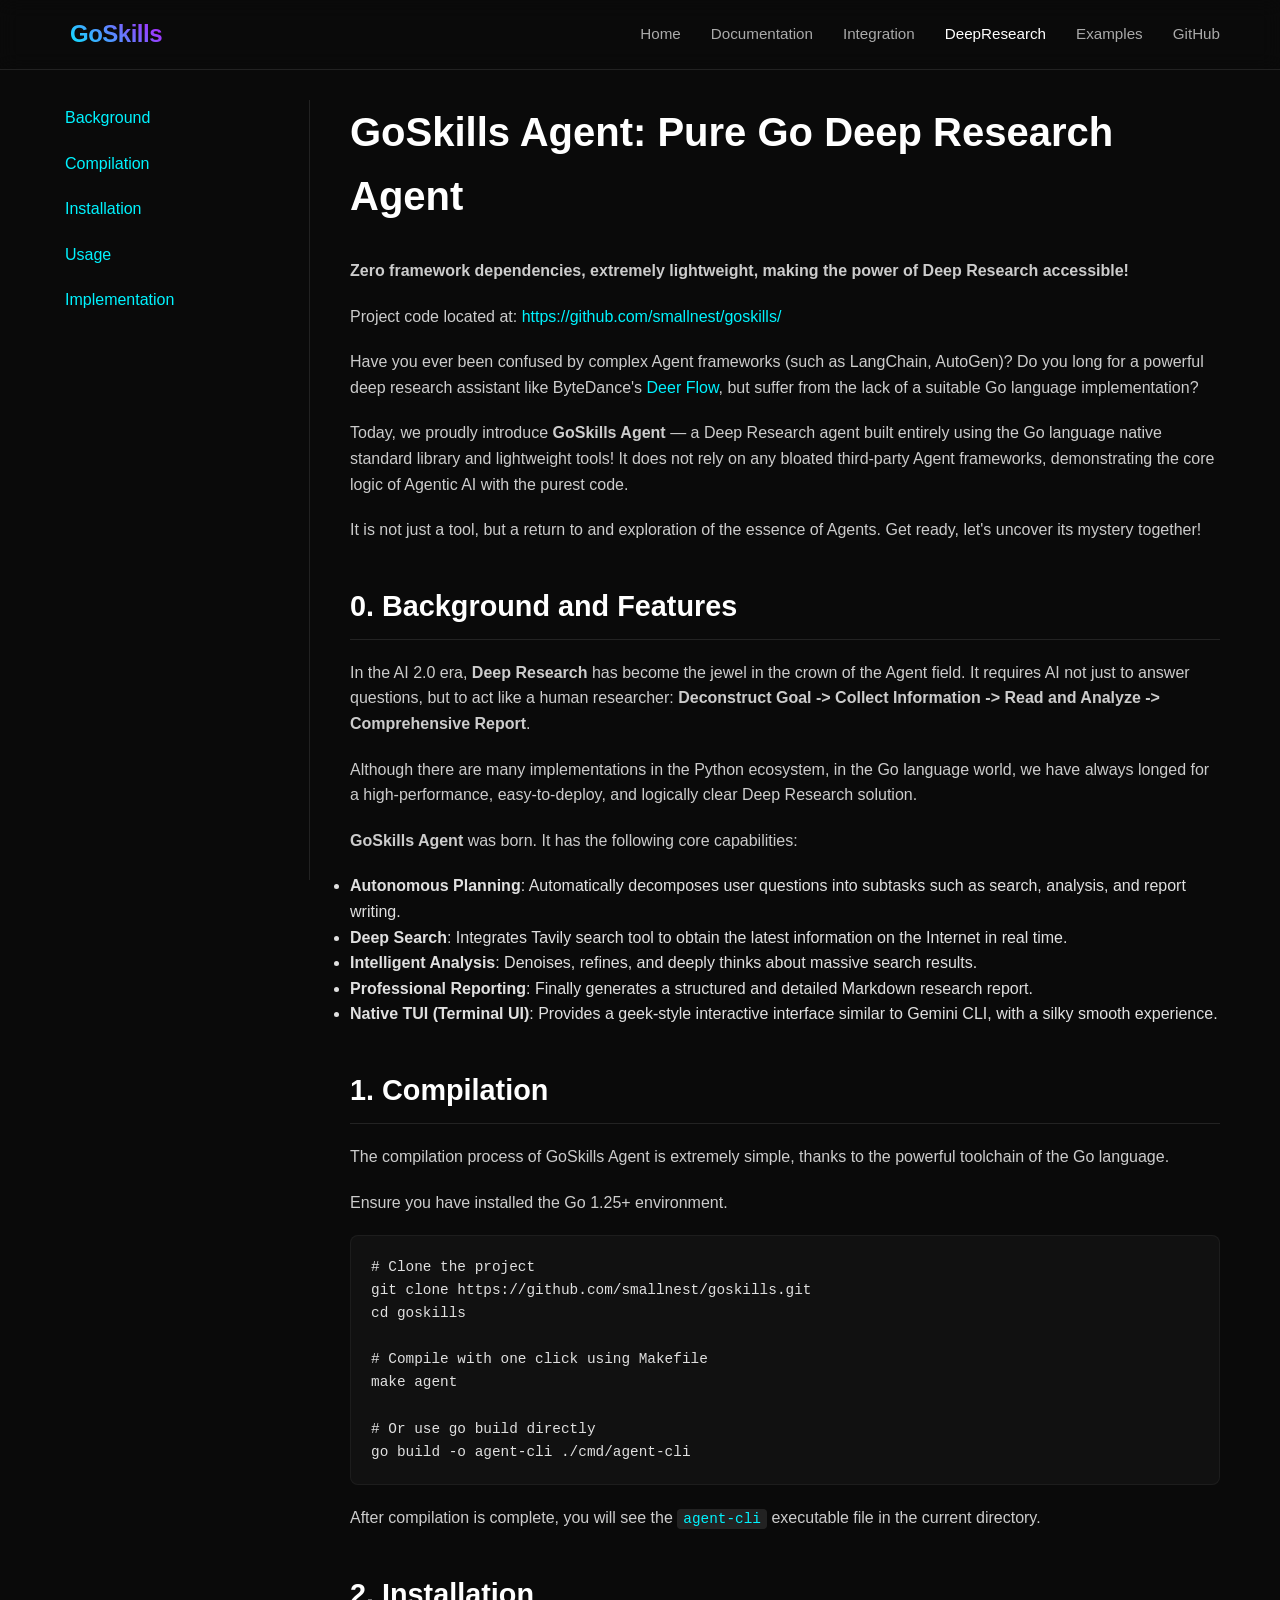
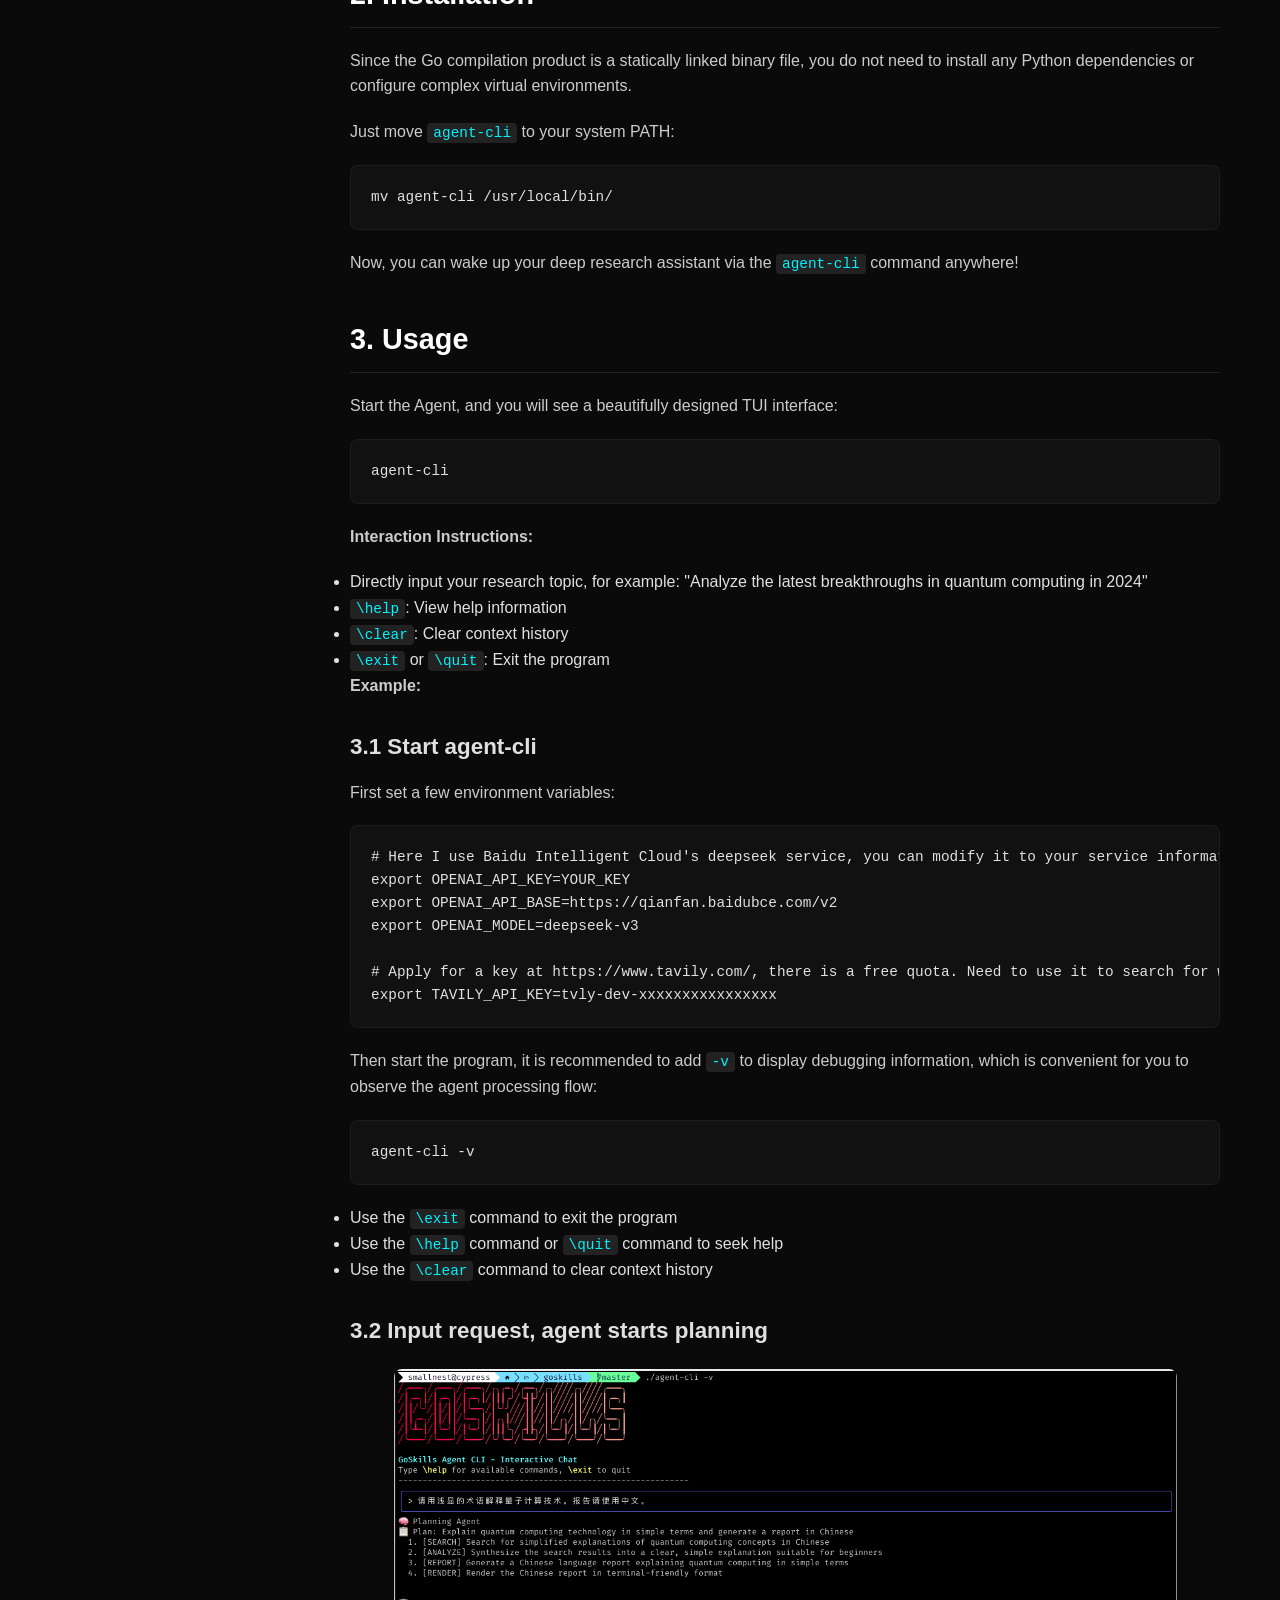
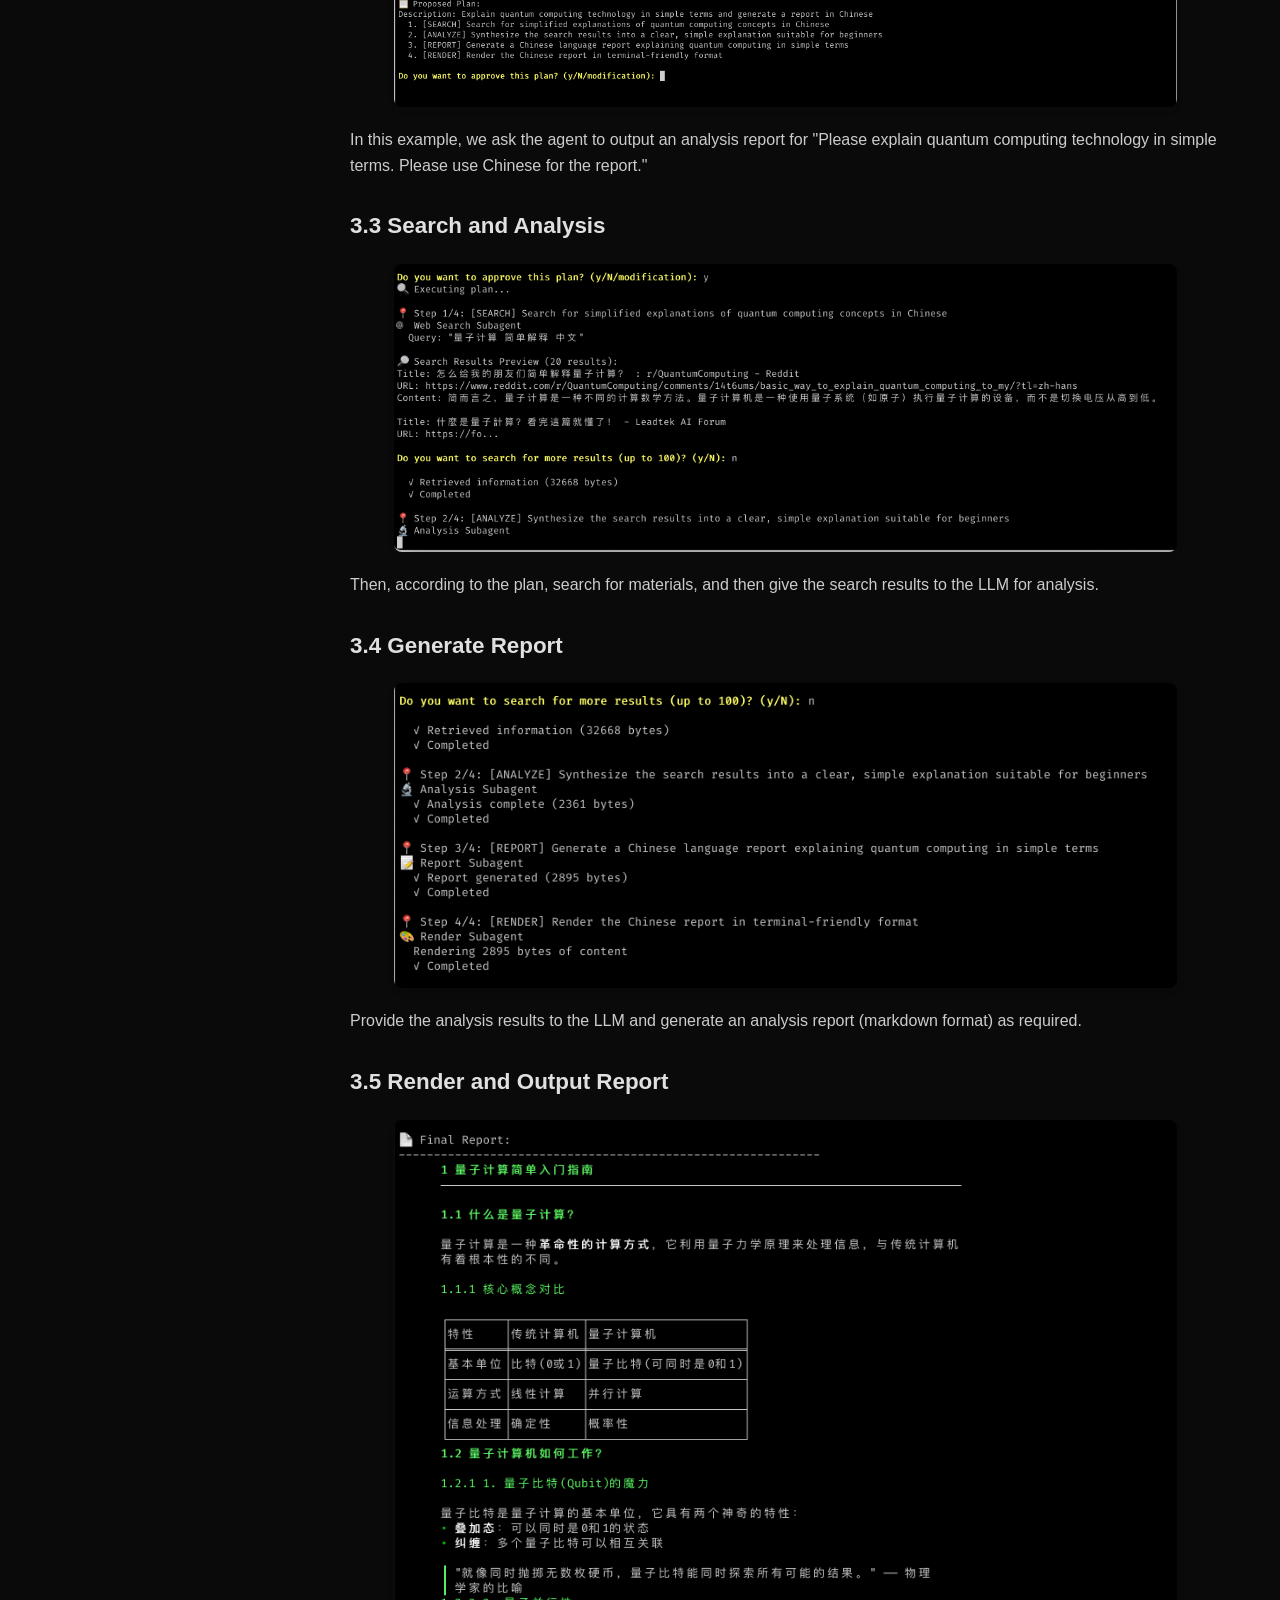
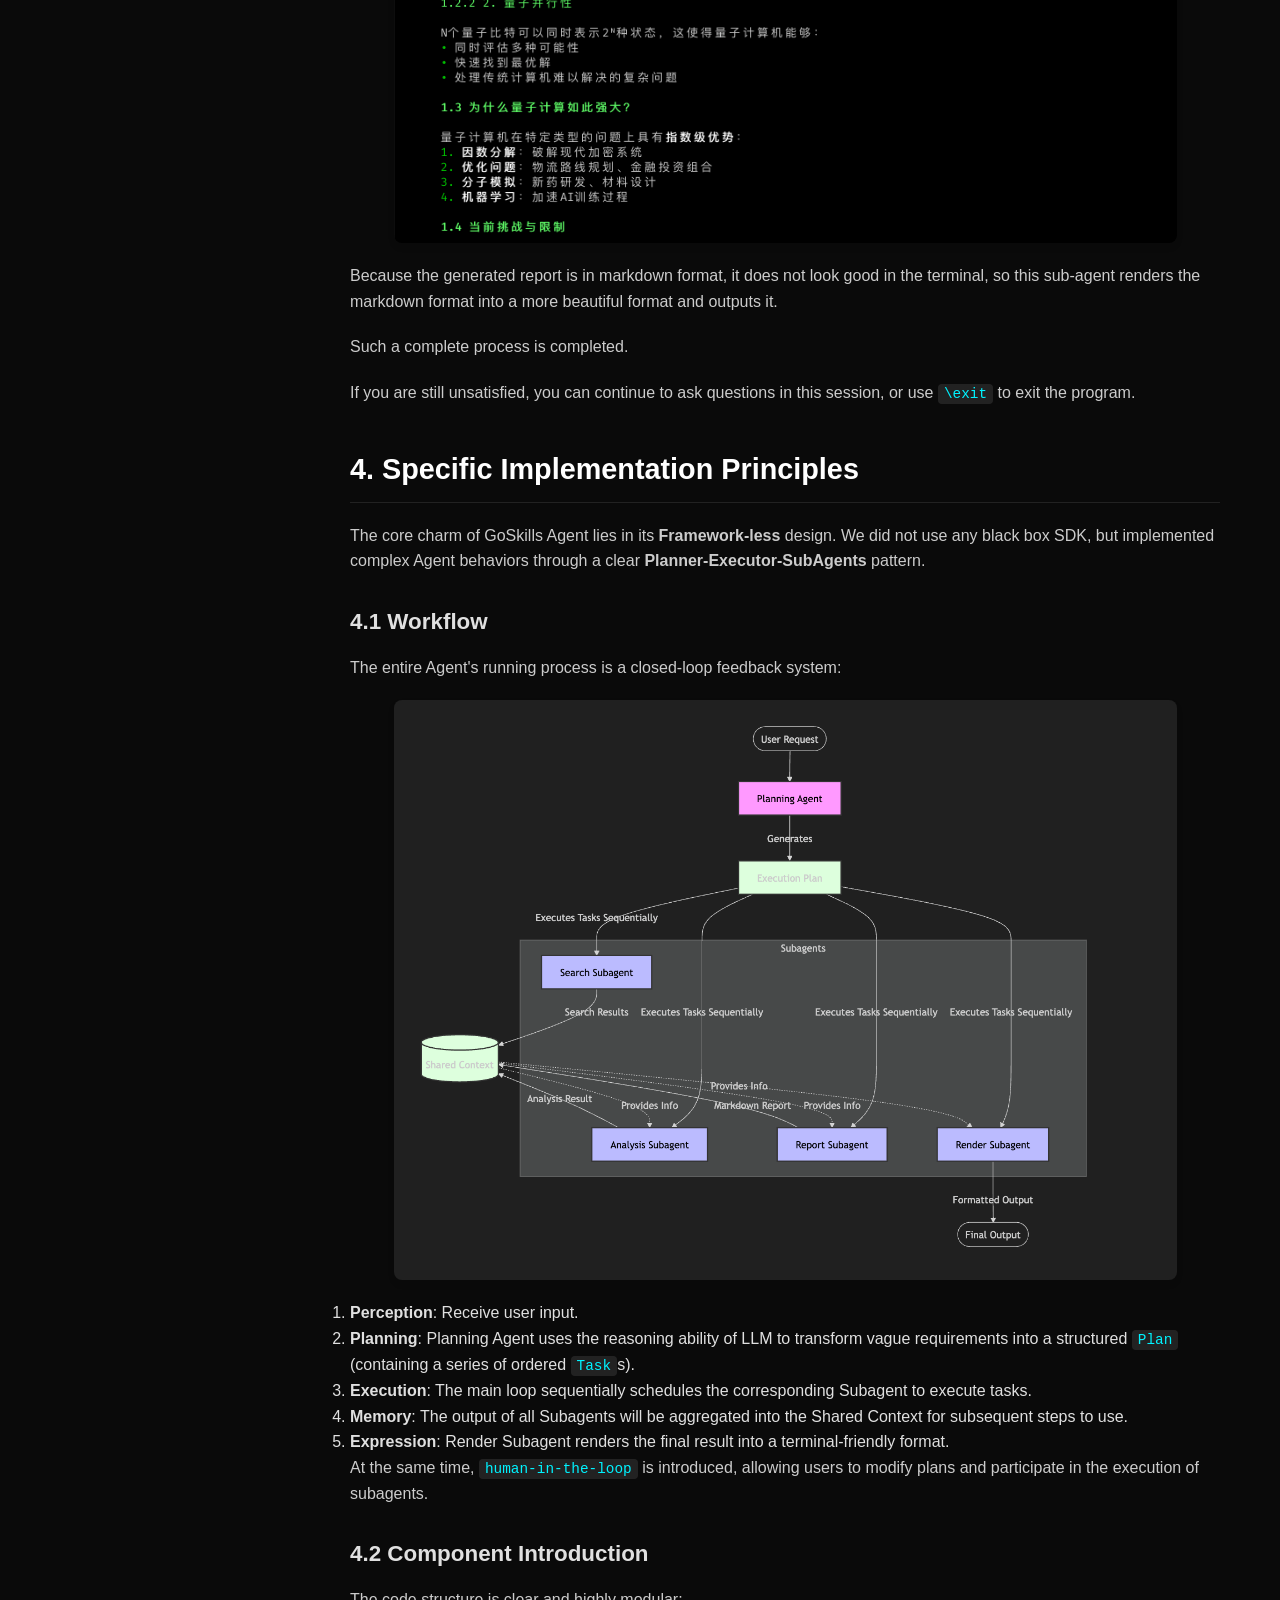
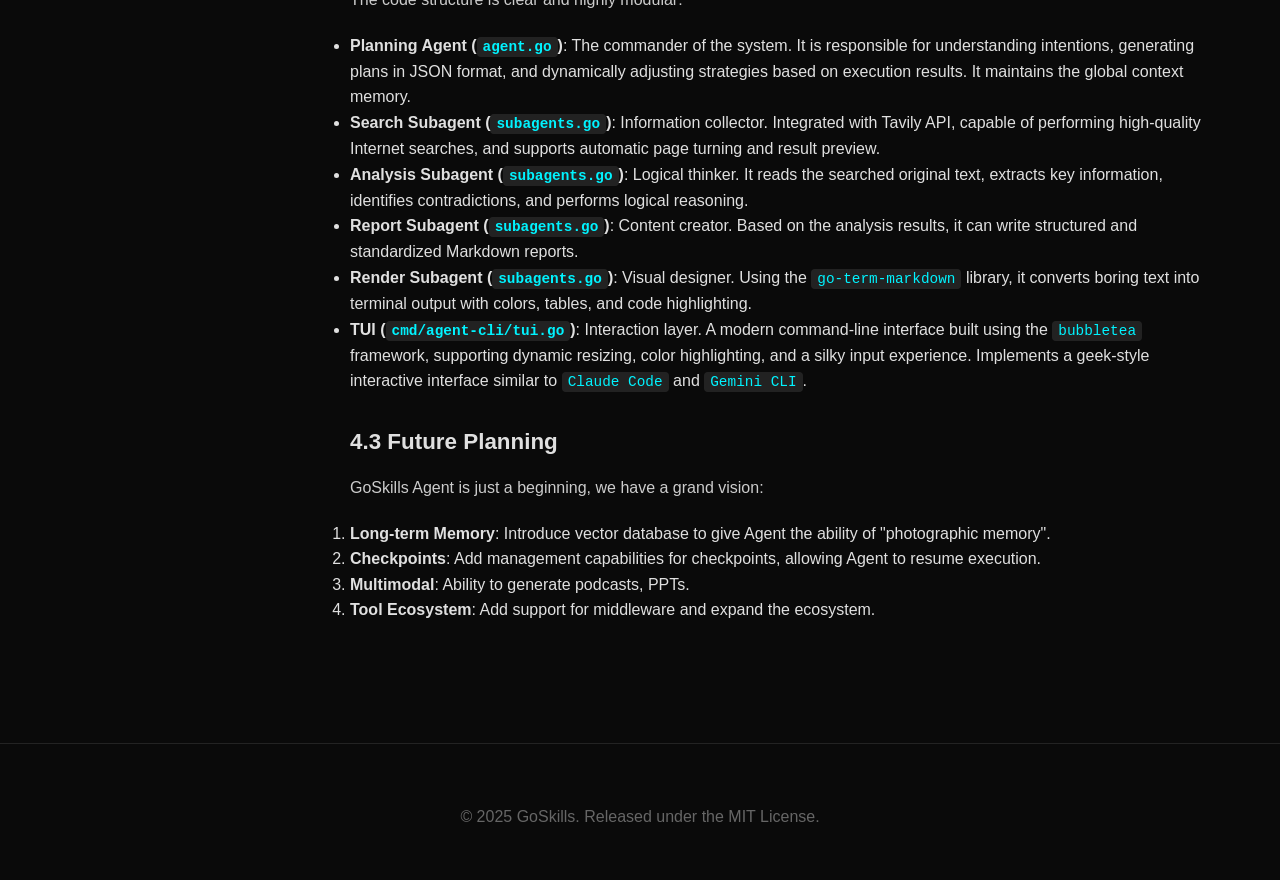
<file: website/agent.html>
<!DOCTYPE html>
<html lang="en">

<head>
    <meta charset="UTF-8">
    <meta name="viewport" content="width=device-width, initial-scale=1.0">
    <title>DeepResearch - GoSkills</title>
    <link rel="stylesheet" href="css/style.css">
    <link rel="preconnect" href="https://fonts.gstatic.cn">
    <link href="https://fonts.googleapis.cn/css2?family=Inter:wght@400;500;600;700;800&family=Fira+Code&display=swap"
        rel="stylesheet">
    <link rel="stylesheet" href="https://cdn.bootcdn.net/ajax/libs/font-awesome/7.0.1/css/all.min.css">
    <link rel="stylesheet" href="https://cdn.bootcdn.net/ajax/libs/prism/1.29.0/themes/prism-tomorrow.min.css">
    <style>
        .docs-content img {
            max-width: 90%;
            display: block;
            margin: 20px auto;
            border-radius: 8px;
            box-shadow: 0 4px 6px rgba(0, 0, 0, 0.1);
        }
    </style>
</head>

<body>
    <header>
        <div class="nav-container">
            <a href="index.html" class="logo">
                <i class="fa-solid fa-cube"></i>
                <span>GoSkills</span>
            </a>
            <div class="menu-toggle">
                <i class="fa-solid fa-bars"></i>
            </div>
            <nav class="nav-links">
                <a href="index.html">Home</a>
                <a href="documentation.html">Documentation</a>
                <a href="usage.html">Integration</a>
                <a href="agent.html" class="active">DeepResearch</a>
                <a href="examples.html">Examples</a>
                <a href="https://github.com/smallnest/goskills" target="_blank"><i class="fa-brands fa-github"></i>
                    GitHub</a>
            </nav>
        </div>
    </header>

    <div class="docs-container">
        <aside class="docs-sidebar">
            <ul>
                <li><a href="#background" class="active">Background</a></li>
                <li><a href="#compilation">Compilation</a></li>
                <li><a href="#installation">Installation</a></li>
                <li><a href="#usage">Usage</a></li>
                <li><a href="#implementation">Implementation</a></li>
            </ul>
        </aside>

        <main class="docs-content">
            <h1>GoSkills Agent: Pure Go Deep Research Agent</h1>

            <p><strong>Zero framework dependencies, extremely lightweight, making the power of Deep Research
                    accessible!</strong></p>

            <p>Project code located at: <a
                    href="https://github.com/smallnest/goskills/">https://github.com/smallnest/goskills/</a></p>

            <p>Have you ever been confused by complex Agent frameworks (such as LangChain, AutoGen)? Do you long for a
                powerful deep research assistant like ByteDance's <a href="https://github.com/bytedance/deer-flow">Deer
                    Flow</a>, but suffer from the lack of a suitable Go language implementation?</p>

            <p>Today, we proudly introduce <strong>GoSkills Agent</strong> — a Deep Research agent built entirely using
                the Go language native standard library and lightweight tools! It does not rely on any bloated
                third-party Agent frameworks, demonstrating the core logic of Agentic AI with the purest code.</p>

            <p>It is not just a tool, but a return to and exploration of the essence of Agents. Get ready, let's uncover
                its mystery together!</p>

            <h2 id="background">0. Background and Features</h2>

            <p>In the AI 2.0 era, <strong>Deep Research</strong> has become the jewel in the crown of the Agent field.
                It requires AI not just to answer questions, but to act like a human researcher: <strong>Deconstruct
                    Goal -> Collect Information -> Read and Analyze -> Comprehensive Report</strong>.</p>

            <p>Although there are many implementations in the Python ecosystem, in the Go language world, we have always
                longed for a high-performance, easy-to-deploy, and logically clear Deep Research solution.</p>

            <p><strong>GoSkills Agent</strong> was born. It has the following core capabilities:</p>
            <ul>
                <li><strong>Autonomous Planning</strong>: Automatically decomposes user questions into subtasks such as
                    search, analysis, and report writing.</li>
                <li><strong>Deep Search</strong>: Integrates Tavily search tool to obtain the latest information on the
                    Internet in real time.</li>
                <li><strong>Intelligent Analysis</strong>: Denoises, refines, and deeply thinks about massive search
                    results.</li>
                <li><strong>Professional Reporting</strong>: Finally generates a structured and detailed Markdown
                    research report.</li>
                <li><strong>Native TUI (Terminal UI)</strong>: Provides a geek-style interactive interface similar to
                    Gemini CLI, with a silky smooth experience.</li>
            </ul>

            <h2 id="compilation">1. Compilation</h2>

            <p>The compilation process of GoSkills Agent is extremely simple, thanks to the powerful toolchain of the Go
                language.</p>

            <p>Ensure you have installed the Go 1.25+ environment.</p>

            <pre><code class="language-bash"># Clone the project
git clone https://github.com/smallnest/goskills.git
cd goskills

# Compile with one click using Makefile
make agent

# Or use go build directly
go build -o agent-cli ./cmd/agent-cli</code></pre>

            <p>After compilation is complete, you will see the <code>agent-cli</code> executable file in the current
                directory.</p>

            <h2 id="installation">2. Installation</h2>

            <p>Since the Go compilation product is a statically linked binary file, you do not need to install any
                Python dependencies or configure complex virtual environments.</p>

            <p>Just move <code>agent-cli</code> to your system PATH:</p>

            <pre><code class="language-bash">mv agent-cli /usr/local/bin/</code></pre>

            <p>Now, you can wake up your deep research assistant via the <code>agent-cli</code> command anywhere!</p>

            <h2 id="usage">3. Usage</h2>

            <p>Start the Agent, and you will see a beautifully designed TUI interface:</p>

            <pre><code class="language-bash">agent-cli</code></pre>

            <p><strong>Interaction Instructions:</strong></p>
            <ul>
                <li>Directly input your research topic, for example: "Analyze the latest breakthroughs in quantum
                    computing in 2024"</li>
                <li><code>\help</code>: View help information</li>
                <li><code>\clear</code>: Clear context history</li>
                <li><code>\exit</code> or <code>\quit</code>: Exit the program</li>
            </ul>

            <p><strong>Example:</strong></p>

            <h3>3.1 Start agent-cli</h3>
            <p>First set a few environment variables:</p>
            <pre><code class="language-bash"># Here I use Baidu Intelligent Cloud's deepseek service, you can modify it to your service information
export OPENAI_API_KEY=YOUR_KEY
export OPENAI_API_BASE=https://qianfan.baidubce.com/v2
export OPENAI_MODEL=deepseek-v3

# Apply for a key at https://www.tavily.com/, there is a free quota. Need to use it to search for web resources
export TAVILY_API_KEY=tvly-dev-xxxxxxxxxxxxxxxx</code></pre>

            <p>Then start the program, it is recommended to add <code>-v</code> to display debugging information, which
                is convenient for you to observe the agent processing flow:</p>
            <pre><code class="language-bash">agent-cli -v</code></pre>

            <ul>
                <li>Use the <code>\exit</code> command to exit the program</li>
                <li>Use the <code>\help</code> command or <code>\quit</code> command to seek help</li>
                <li>Use the <code>\clear</code> command to clear context history</li>
            </ul>

            <h3>3.2 Input request, agent starts planning</h3>
            <p><img src="images/agent_plan.png" alt="Agent Plan"></p>

            <p>In this example, we ask the agent to output an analysis report for "Please explain quantum computing
                technology in simple terms. Please use Chinese for the report."</p>

            <h3>3.3 Search and Analysis</h3>
            <p><img src="images/agent_search.png" alt="Agent Search"></p>
            <p>Then, according to the plan, search for materials, and then give the search results to the LLM for
                analysis.</p>

            <h3>3.4 Generate Report</h3>
            <p><img src="images/agent_report.png" alt="Agent Report"></p>
            <p>Provide the analysis results to the LLM and generate an analysis report (markdown format) as required.
            </p>

            <h3>3.5 Render and Output Report</h3>
            <p><img src="images/agent_output.png" alt="Agent Output"></p>
            <p>Because the generated report is in markdown format, it does not look good in the terminal, so this
                sub-agent renders the markdown format into a more beautiful format and outputs it.</p>

            <p>Such a complete process is completed.</p>

            <p>If you are still unsatisfied, you can continue to ask questions in this session, or use
                <code>\exit</code> to exit the program.
            </p>

            <h2 id="implementation">4. Specific Implementation Principles</h2>

            <p>The core charm of GoSkills Agent lies in its <strong>Framework-less</strong> design. We did not use any
                black box SDK, but implemented complex Agent behaviors through a clear
                <strong>Planner-Executor-SubAgents</strong> pattern.
            </p>

            <h3>4.1 Workflow</h3>

            <p>The entire Agent's running process is a closed-loop feedback system:</p>

            <p><img src="images/agent_worflow.png" alt="Agent Workflow"></p>

            <ol>
                <li><strong>Perception</strong>: Receive user input.</li>
                <li><strong>Planning</strong>: Planning Agent uses the reasoning ability of LLM to transform vague
                    requirements into a structured <code>Plan</code> (containing a series of ordered
                    <code>Task</code>s).
                </li>
                <li><strong>Execution</strong>: The main loop sequentially schedules the corresponding Subagent to
                    execute tasks.</li>
                <li><strong>Memory</strong>: The output of all Subagents will be aggregated into the Shared Context for
                    subsequent steps to use.</li>
                <li><strong>Expression</strong>: Render Subagent renders the final result into a terminal-friendly
                    format.</li>
            </ol>

            <p>At the same time, <code>human-in-the-loop</code> is introduced, allowing users to modify plans and
                participate in the execution of subagents.</p>

            <h3>4.2 Component Introduction</h3>

            <p>The code structure is clear and highly modular:</p>

            <ul>
                <li><strong>Planning Agent (<code>agent.go</code>)</strong>: The commander of the system. It is
                    responsible for understanding intentions, generating plans in JSON format, and dynamically adjusting
                    strategies based on execution results. It maintains the global context memory.</li>
                <li><strong>Search Subagent (<code>subagents.go</code>)</strong>: Information collector. Integrated with
                    Tavily API, capable of performing high-quality Internet searches, and supports automatic page
                    turning and result preview.</li>
                <li><strong>Analysis Subagent (<code>subagents.go</code>)</strong>: Logical thinker. It reads the
                    searched original text, extracts key information, identifies contradictions, and performs logical
                    reasoning.</li>
                <li><strong>Report Subagent (<code>subagents.go</code>)</strong>: Content creator. Based on the analysis
                    results, it can write structured and standardized Markdown reports.</li>
                <li><strong>Render Subagent (<code>subagents.go</code>)</strong>: Visual designer. Using the
                    <code>go-term-markdown</code> library, it converts boring text into terminal output with colors,
                    tables, and code highlighting.
                </li>
                <li><strong>TUI (<code>cmd/agent-cli/tui.go</code>)</strong>: Interaction layer. A modern command-line
                    interface built using the <code>bubbletea</code> framework, supporting dynamic resizing, color
                    highlighting, and a silky input experience. Implements a geek-style interactive interface similar to
                    <code>Claude Code</code> and <code>Gemini CLI</code>.
                </li>
            </ul>

            <h3>4.3 Future Planning</h3>

            <p>GoSkills Agent is just a beginning, we have a grand vision:</p>
            <ol>
                <li><strong>Long-term Memory</strong>: Introduce vector database to give Agent the ability of
                    "photographic memory".</li>
                <li><strong>Checkpoints</strong>: Add management capabilities for checkpoints, allowing Agent to resume
                    execution.</li>
                <li><strong>Multimodal</strong>: Ability to generate podcasts, PPTs.</li>
                <li><strong>Tool Ecosystem</strong>: Add support for middleware and expand the ecosystem.</li>
            </ol>

        </main>
    </div>

    <footer>
        <p>&copy; 2025 GoSkills. Released under the MIT License.</p>
    </footer>

    <script src="js/main.js"></script>
    <script src="https://cdn.bootcdn.net/ajax/libs/prism/1.29.0/prism.min.js"></script>
    <script src="https://cdn.bootcdn.net/ajax/libs/prism/1.29.0/components/prism-bash.min.js"></script>
</body>

</html>
</file>
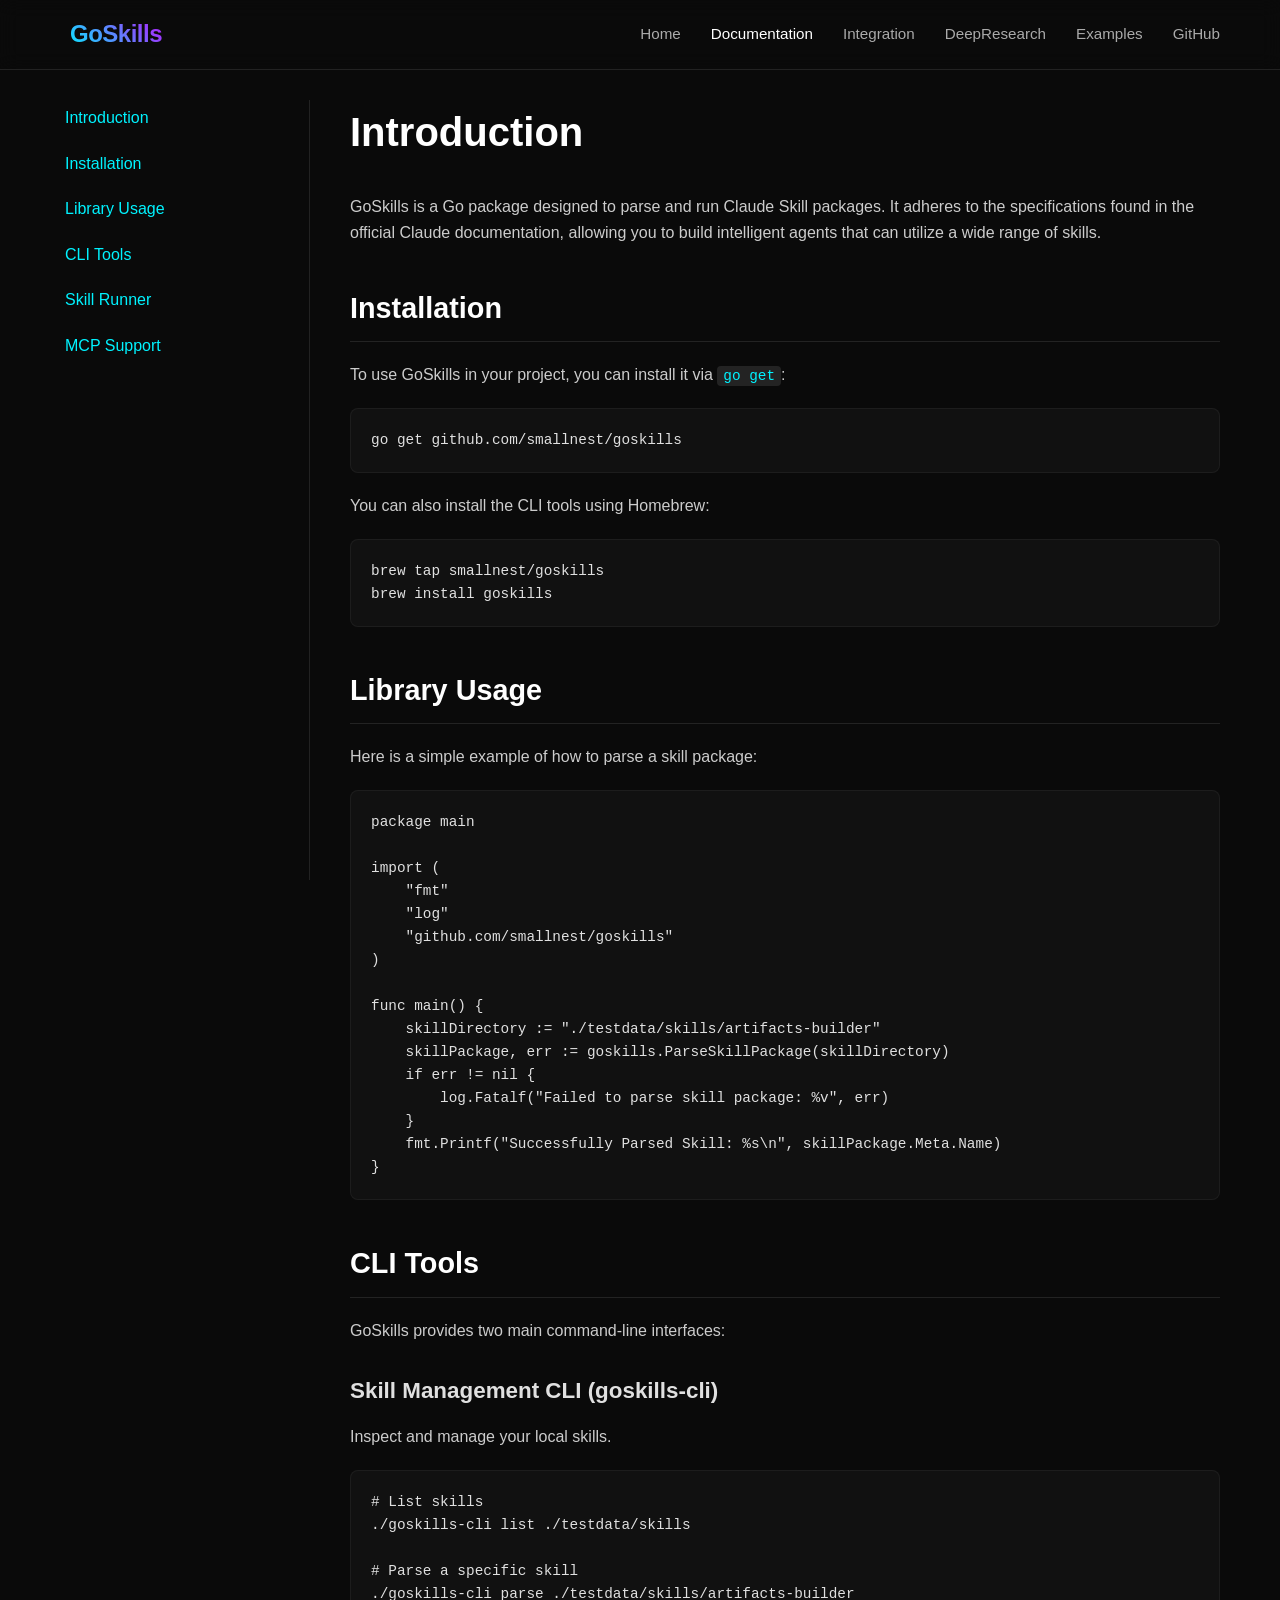
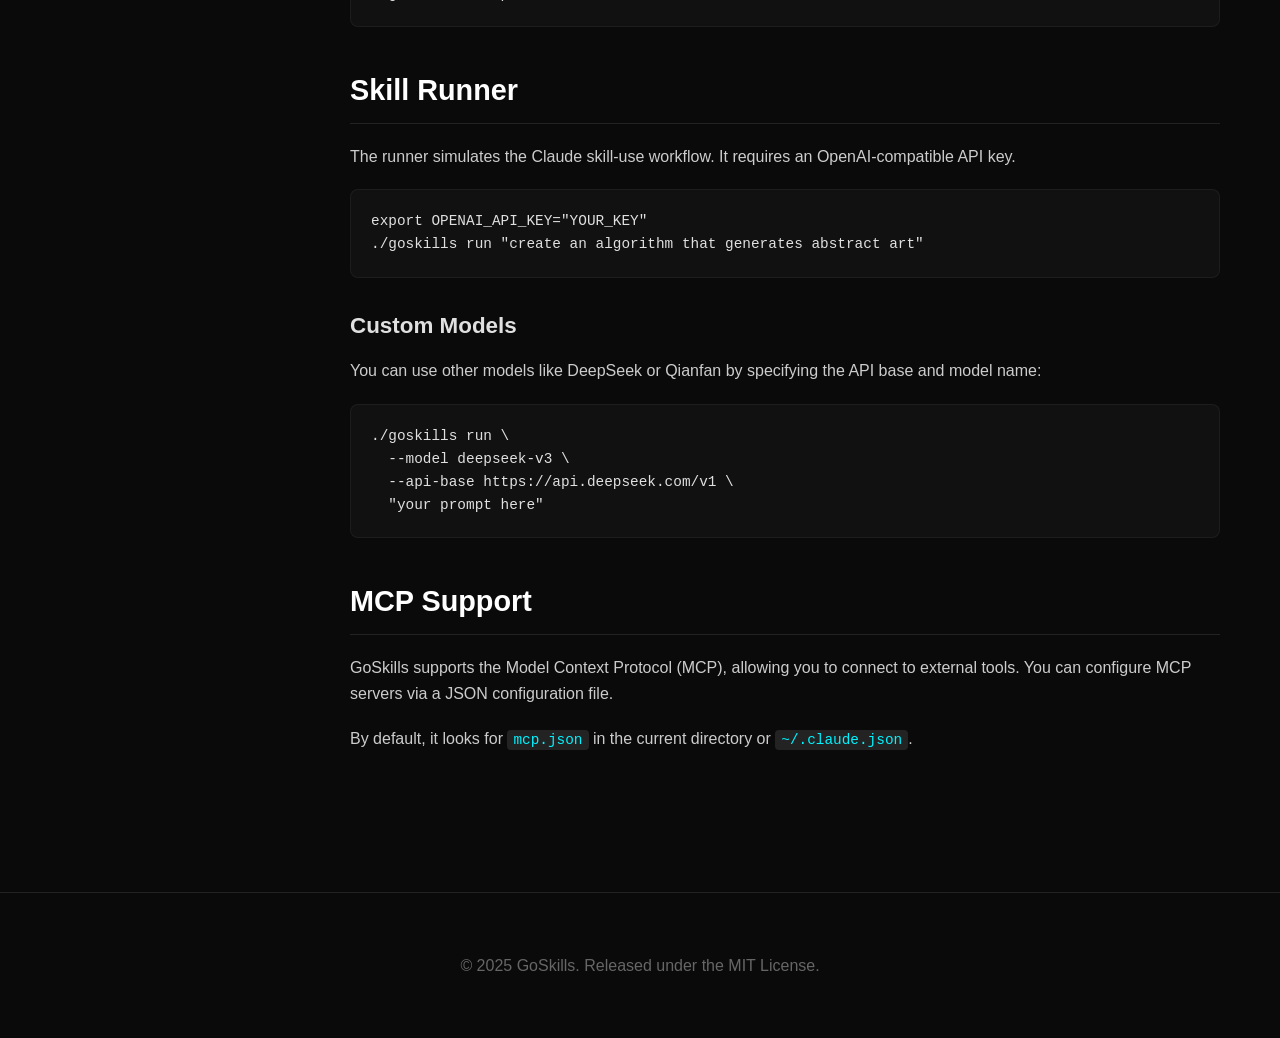
<file: website/documentation.html>
<!DOCTYPE html>
<html lang="en">

<head>
    <meta charset="UTF-8">
    <meta name="viewport" content="width=device-width, initial-scale=1.0">
    <title>Documentation - GoSkills</title>
    <link rel="stylesheet" href="css/style.css">
    <link rel="preconnect" href="https://fonts.gstatic.cn">
    <link href="https://fonts.googleapis.cn/css2?family=Inter:wght@400;500;600;700;800&family=Fira+Code&display=swap"
        rel="stylesheet">
    <link rel="stylesheet" href="https://cdn.bootcdn.net/ajax/libs/font-awesome/7.0.1/css/all.min.css">
</head>

<body>
    <header>
        <div class="nav-container">
            <a href="index.html" class="logo">
                <i class="fa-solid fa-cube"></i>
                <span>GoSkills</span>
            </a>
            <div class="menu-toggle">
                <i class="fa-solid fa-bars"></i>
            </div>
            <nav class="nav-links">
                <a href="index.html">Home</a>
                <a href="documentation.html" class="active">Documentation</a>
                <a href="usage.html">Integration</a>
                <a href="agent.html">DeepResearch</a>
                <a href="examples.html">Examples</a>
                <a href="https://github.com/smallnest/goskills" target="_blank"><i class="fa-brands fa-github"></i>
                    GitHub</a>
            </nav>
        </div>
    </header>

    <div class="docs-container">
        <aside class="docs-sidebar">
            <ul>
                <li><a href="#introduction" class="active">Introduction</a></li>
                <li><a href="#installation">Installation</a></li>
                <li><a href="#library-usage">Library Usage</a></li>
                <li><a href="#cli-tools">CLI Tools</a></li>
                <li><a href="#skill-runner">Skill Runner</a></li>
                <li><a href="#mcp-support">MCP Support</a></li>
            </ul>
        </aside>

        <main class="docs-content">
            <h1 id="introduction">Introduction</h1>
            <p>GoSkills is a Go package designed to parse and run Claude Skill packages. It adheres to the
                specifications found in the official Claude documentation, allowing you to build intelligent agents that
                can utilize a wide range of skills.</p>

            <h2 id="installation">Installation</h2>
            <p>To use GoSkills in your project, you can install it via <code>go get</code>:</p>
            <pre><code>go get github.com/smallnest/goskills</code></pre>

            <p>You can also install the CLI tools using Homebrew:</p>
            <pre><code>brew tap smallnest/goskills
brew install goskills</code></pre>

            <h2 id="library-usage">Library Usage</h2>
            <p>Here is a simple example of how to parse a skill package:</p>
            <pre><code>package main

import (
    "fmt"
    "log"
    "github.com/smallnest/goskills"
)

func main() {
    skillDirectory := "./testdata/skills/artifacts-builder"
    skillPackage, err := goskills.ParseSkillPackage(skillDirectory)
    if err != nil {
        log.Fatalf("Failed to parse skill package: %v", err)
    }
    fmt.Printf("Successfully Parsed Skill: %s\n", skillPackage.Meta.Name)
}</code></pre>

            <h2 id="cli-tools">CLI Tools</h2>
            <p>GoSkills provides two main command-line interfaces:</p>

            <h3>Skill Management CLI (goskills-cli)</h3>
            <p>Inspect and manage your local skills.</p>
            <pre><code># List skills
./goskills-cli list ./testdata/skills

# Parse a specific skill
./goskills-cli parse ./testdata/skills/artifacts-builder</code></pre>

            <h2 id="skill-runner">Skill Runner</h2>
            <p>The runner simulates the Claude skill-use workflow. It requires an OpenAI-compatible API key.</p>
            <pre><code>export OPENAI_API_KEY="YOUR_KEY"
./goskills run "create an algorithm that generates abstract art"</code></pre>

            <h3 id="custom-models">Custom Models</h3>
            <p>You can use other models like DeepSeek or Qianfan by specifying the API base and model name:</p>
            <pre><code>./goskills run \
  --model deepseek-v3 \
  --api-base https://api.deepseek.com/v1 \
  "your prompt here"</code></pre>

            <h2 id="mcp-support">MCP Support</h2>
            <p>GoSkills supports the Model Context Protocol (MCP), allowing you to connect to external tools. You can
                configure MCP servers via a JSON configuration file.</p>
            <p>By default, it looks for <code>mcp.json</code> in the current directory or <code>~/.claude.json</code>.
            </p>
        </main>
    </div>

    <footer>
        <p>&copy; 2025 GoSkills. Released under the MIT License.</p>
    </footer>

    <script src="js/main.js"></script>
</body>

</html>
</file>
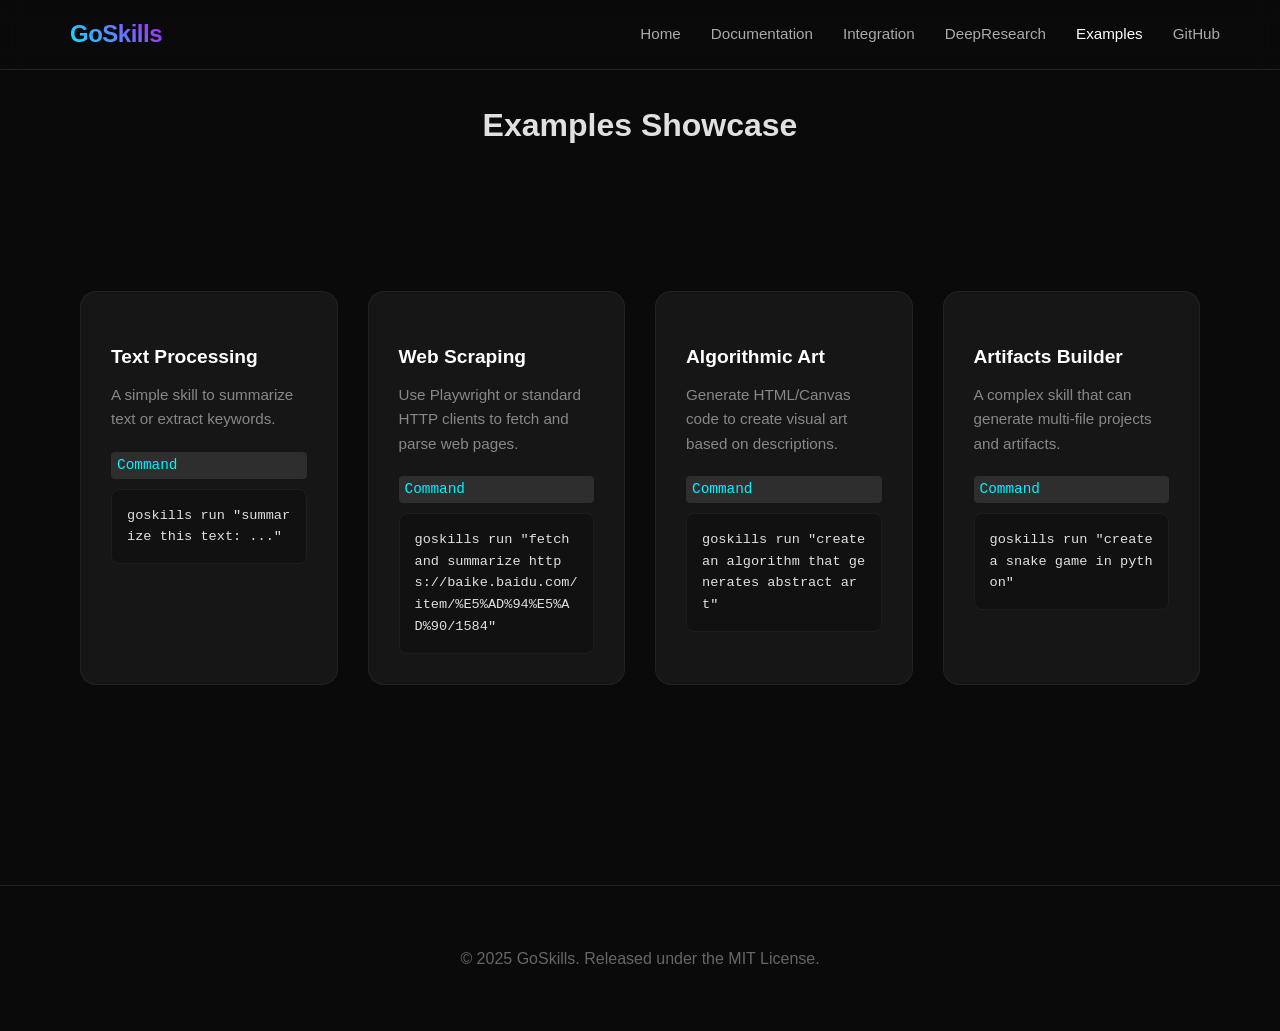
<file: website/examples.html>
<!DOCTYPE html>
<html lang="en">

<head>
    <meta charset="UTF-8">
    <meta name="viewport" content="width=device-width, initial-scale=1.0">
    <title>Examples - GoSkills</title>
    <link rel="stylesheet" href="css/style.css">
    <link rel="preconnect" href="https://fonts.gstatic.cn">
    <link href="https://fonts.googleapis.cn/css2?family=Inter:wght@400;500;600;700;800&family=Fira+Code&display=swap"
        rel="stylesheet">
    <link rel="stylesheet" href="https://cdn.bootcdn.net/ajax/libs/font-awesome/7.0.1/css/all.min.css">
</head>

<body>
    <header>
        <div class="nav-container">
            <a href="index.html" class="logo">
                <i class="fa-solid fa-cube"></i>
                <span>GoSkills</span>
            </a>
            <div class="menu-toggle">
                <i class="fa-solid fa-bars"></i>
            </div>
            <nav class="nav-links">
                <a href="index.html">Home</a>
                <a href="documentation.html">Documentation</a>
                <a href="usage.html">Integration</a>
                <a href="agent.html">DeepResearch</a>
                <a href="examples.html" class="active">Examples</a>
                <a href="https://github.com/smallnest/goskills" target="_blank"><i class="fa-brands fa-github"></i>
                    GitHub</a>
            </nav>
        </div>
    </header>

    <main class="docs-container" style="display: block;">
        <h1 style="text-align: center; margin-bottom: 60px;">Examples Showcase</h1>

        <div class="features">
            <!-- Example 1 -->
            <div class="feature-card">
                <div class="feature-icon"><i class="fa-solid fa-pen-nib"></i></div>
                <h3>Text Processing</h3>
                <p>A simple skill to summarize text or extract keywords.</p>
                <div style="margin-top: 20px;">
                    <code style="display: block; margin-bottom: 10px; margin-top: 10px;">Command</code>
                    <pre><code>goskills run "summarize this text: ..."</code></pre>
                </div>
            </div>

            <!-- Example 2 -->
            <div class="feature-card">
                <div class="feature-icon"><i class="fa-solid fa-globe"></i></div>
                <h3>Web Scraping</h3>
                <p>Use Playwright or standard HTTP clients to fetch and parse web pages.</p>
                <div style="margin-top: 20px;">
                    <code style="display: block; margin-bottom: 10px;">Command</code>
                    <pre><code>goskills run "fetch and summarize https://baike.baidu.com/item/%E5%AD%94%E5%AD%90/1584"</code></pre>
                </div>
            </div>

            <!-- Example 3 -->
            <div class="feature-card">
                <div class="feature-icon"><i class="fa-solid fa-palette"></i></div>
                <h3>Algorithmic Art</h3>
                <p>Generate HTML/Canvas code to create visual art based on descriptions.</p>
                <div style="margin-top: 20px;">
                    <code style="display: block; margin-bottom: 10px;">Command</code>
                    <pre><code>goskills run "create an algorithm that generates abstract art"</code></pre>
                </div>
            </div>

            <!-- Example 4 -->
            <div class="feature-card">
                <div class="feature-icon"><i class="fa-solid fa-file-code"></i></div>
                <h3>Artifacts Builder</h3>
                <p>A complex skill that can generate multi-file projects and artifacts.</p>
                <div style="margin-top: 20px;">
                    <code style="display: block; margin-bottom: 10px;">Command</code>
                    <pre><code>goskills run "create a snake game in python"</code></pre>
                </div>
            </div>
        </div>

        <!-- <div style="text-align: center; margin-top: 60px;">
            <h2>Want to see more?</h2>
            <p style="margin: 20px 0;">Check out the full examples directory on GitHub.</p>
            <a href="https://github.com/smallnest/goskills/tree/main/examples" target="_blank"
                class="btn btn-primary">Browse All Examples</a>
        </div> -->
    </main>

    <footer>
        <p>&copy; 2025 GoSkills. Released under the MIT License.</p>
    </footer>

    <script src="js/main.js"></script>
</body>

</html>
</file>
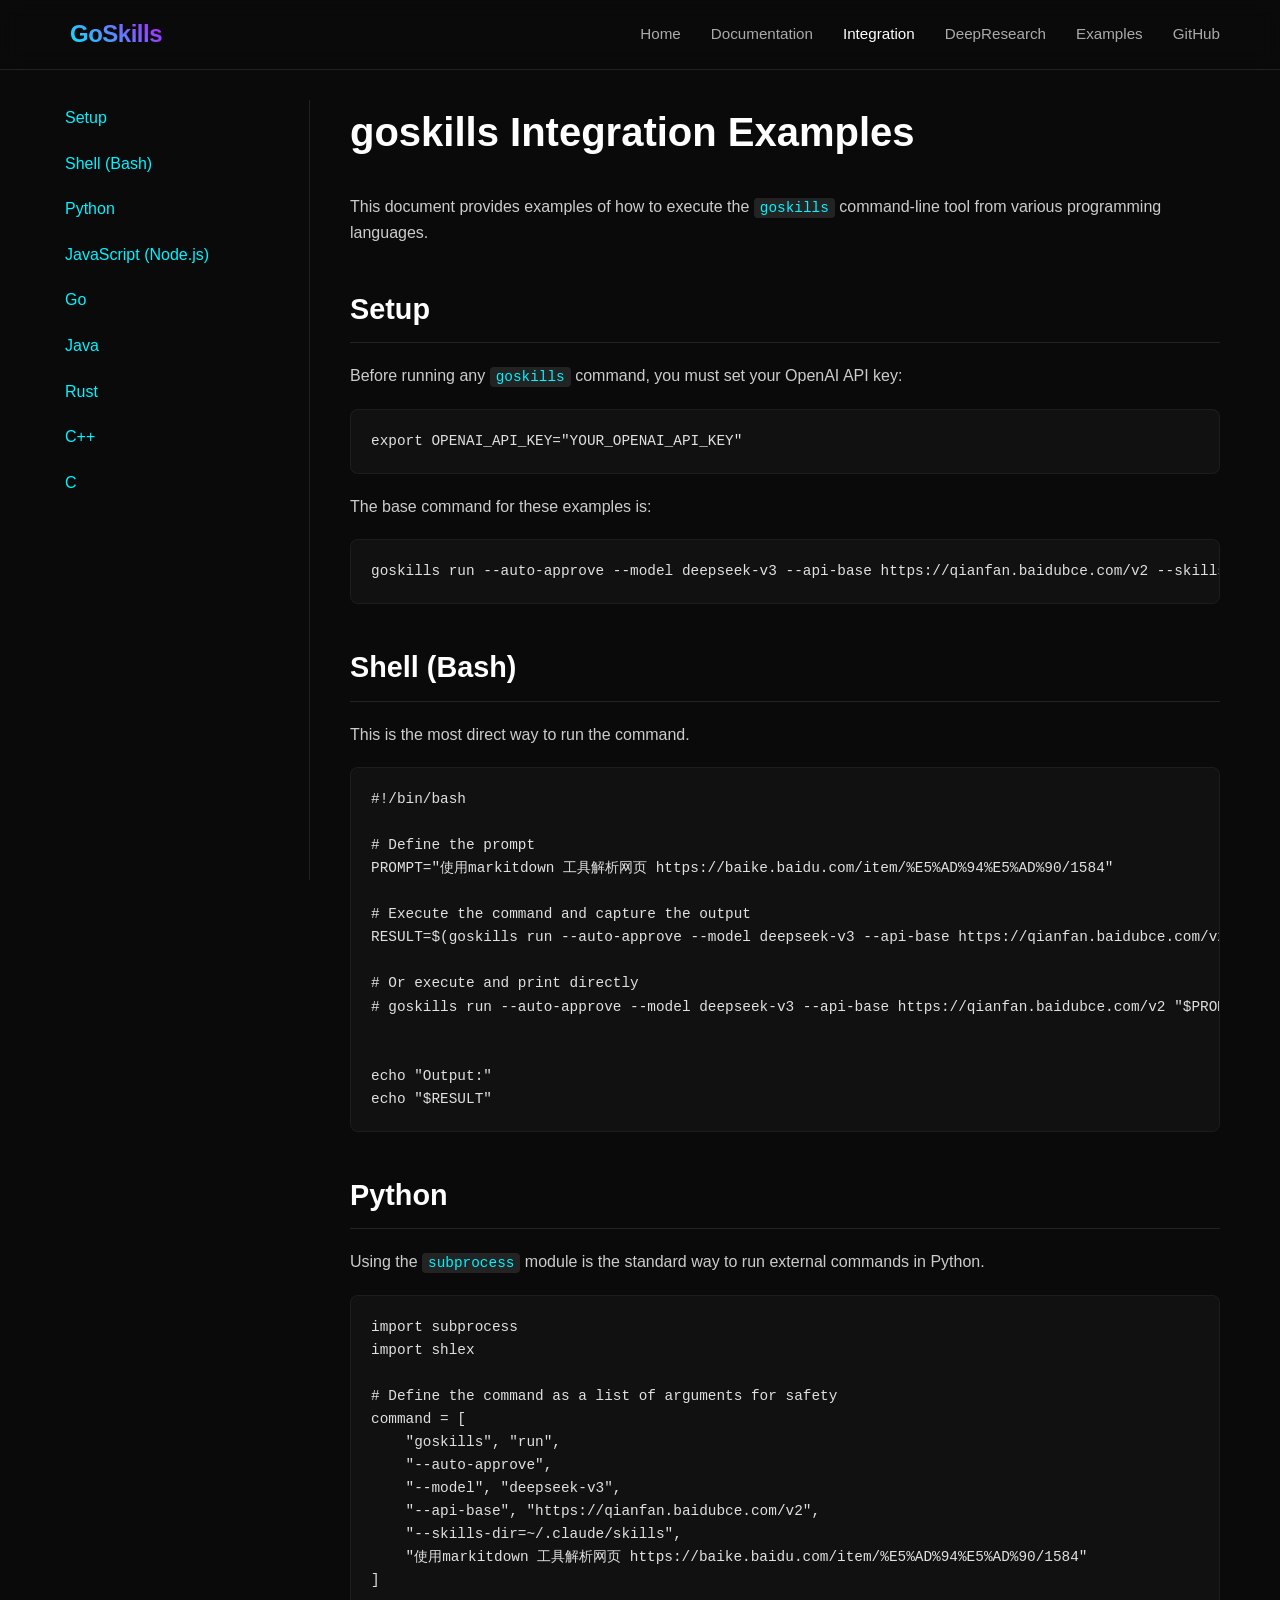
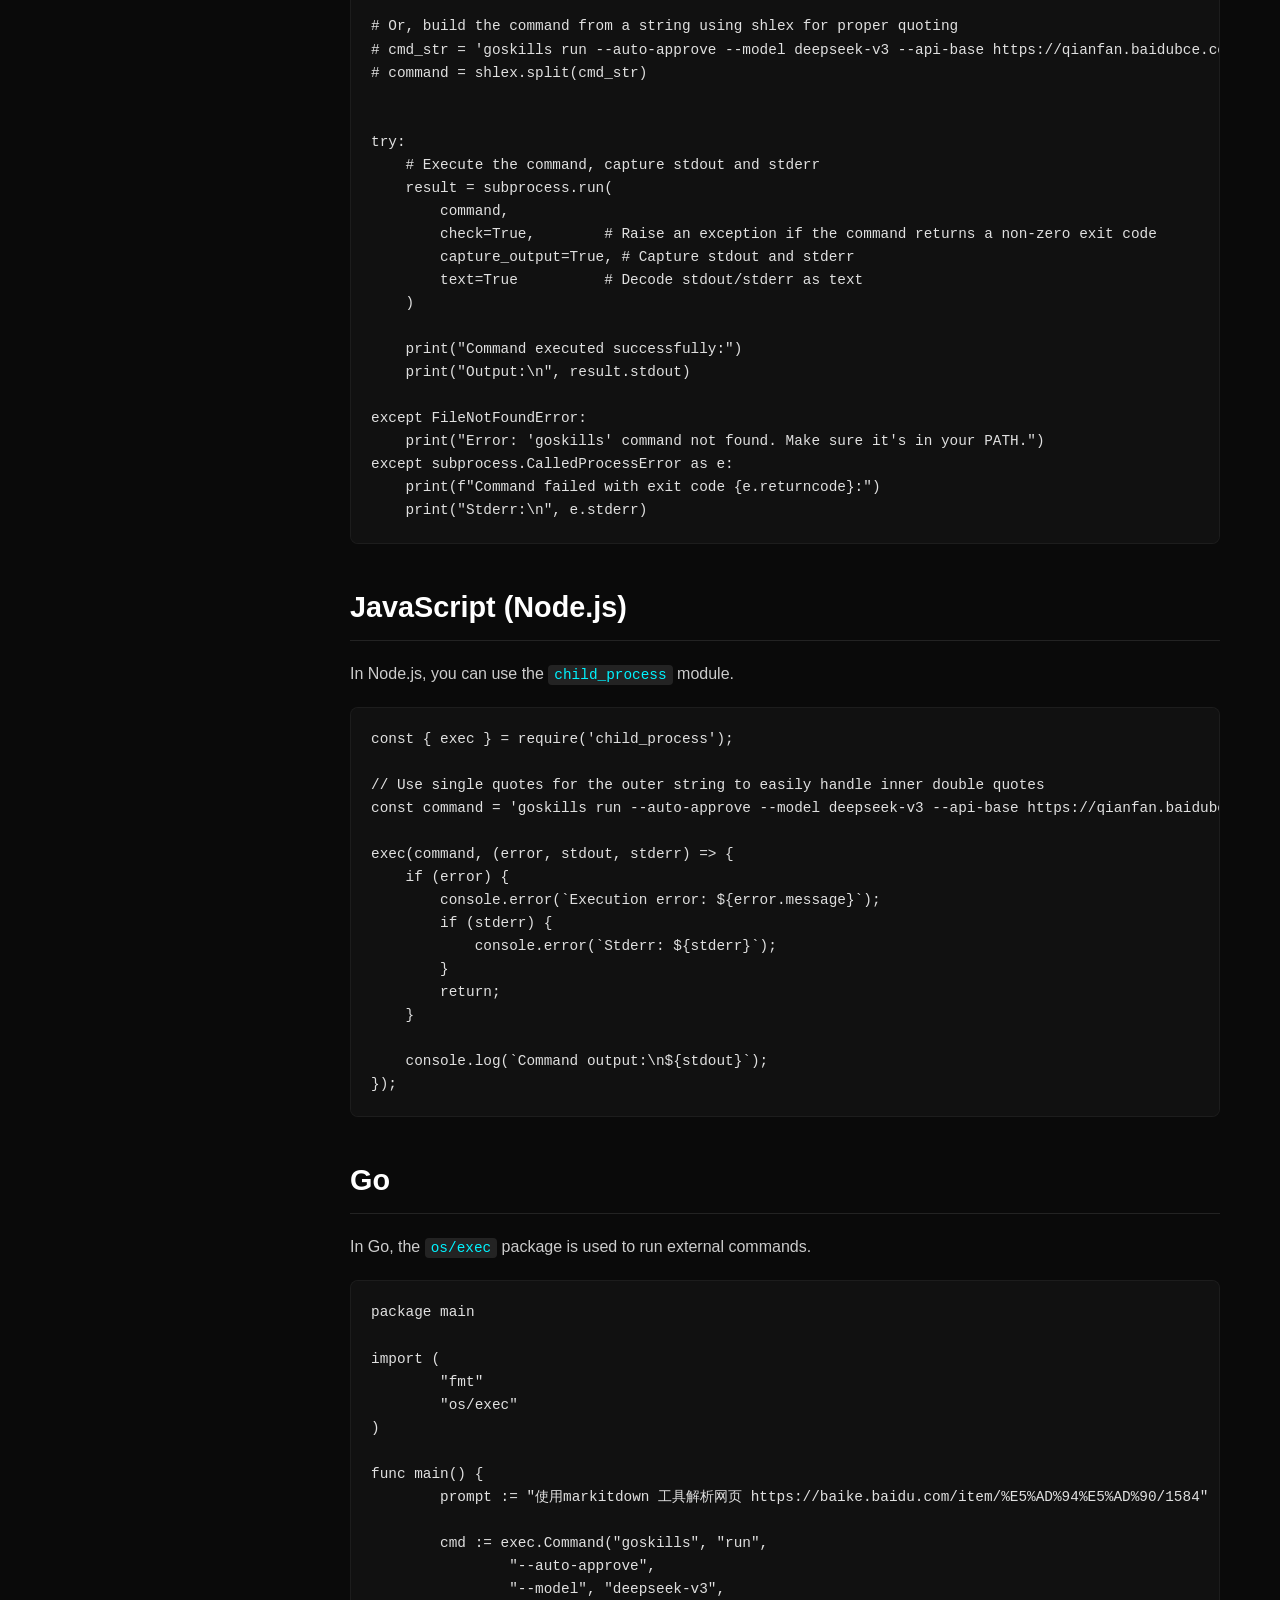
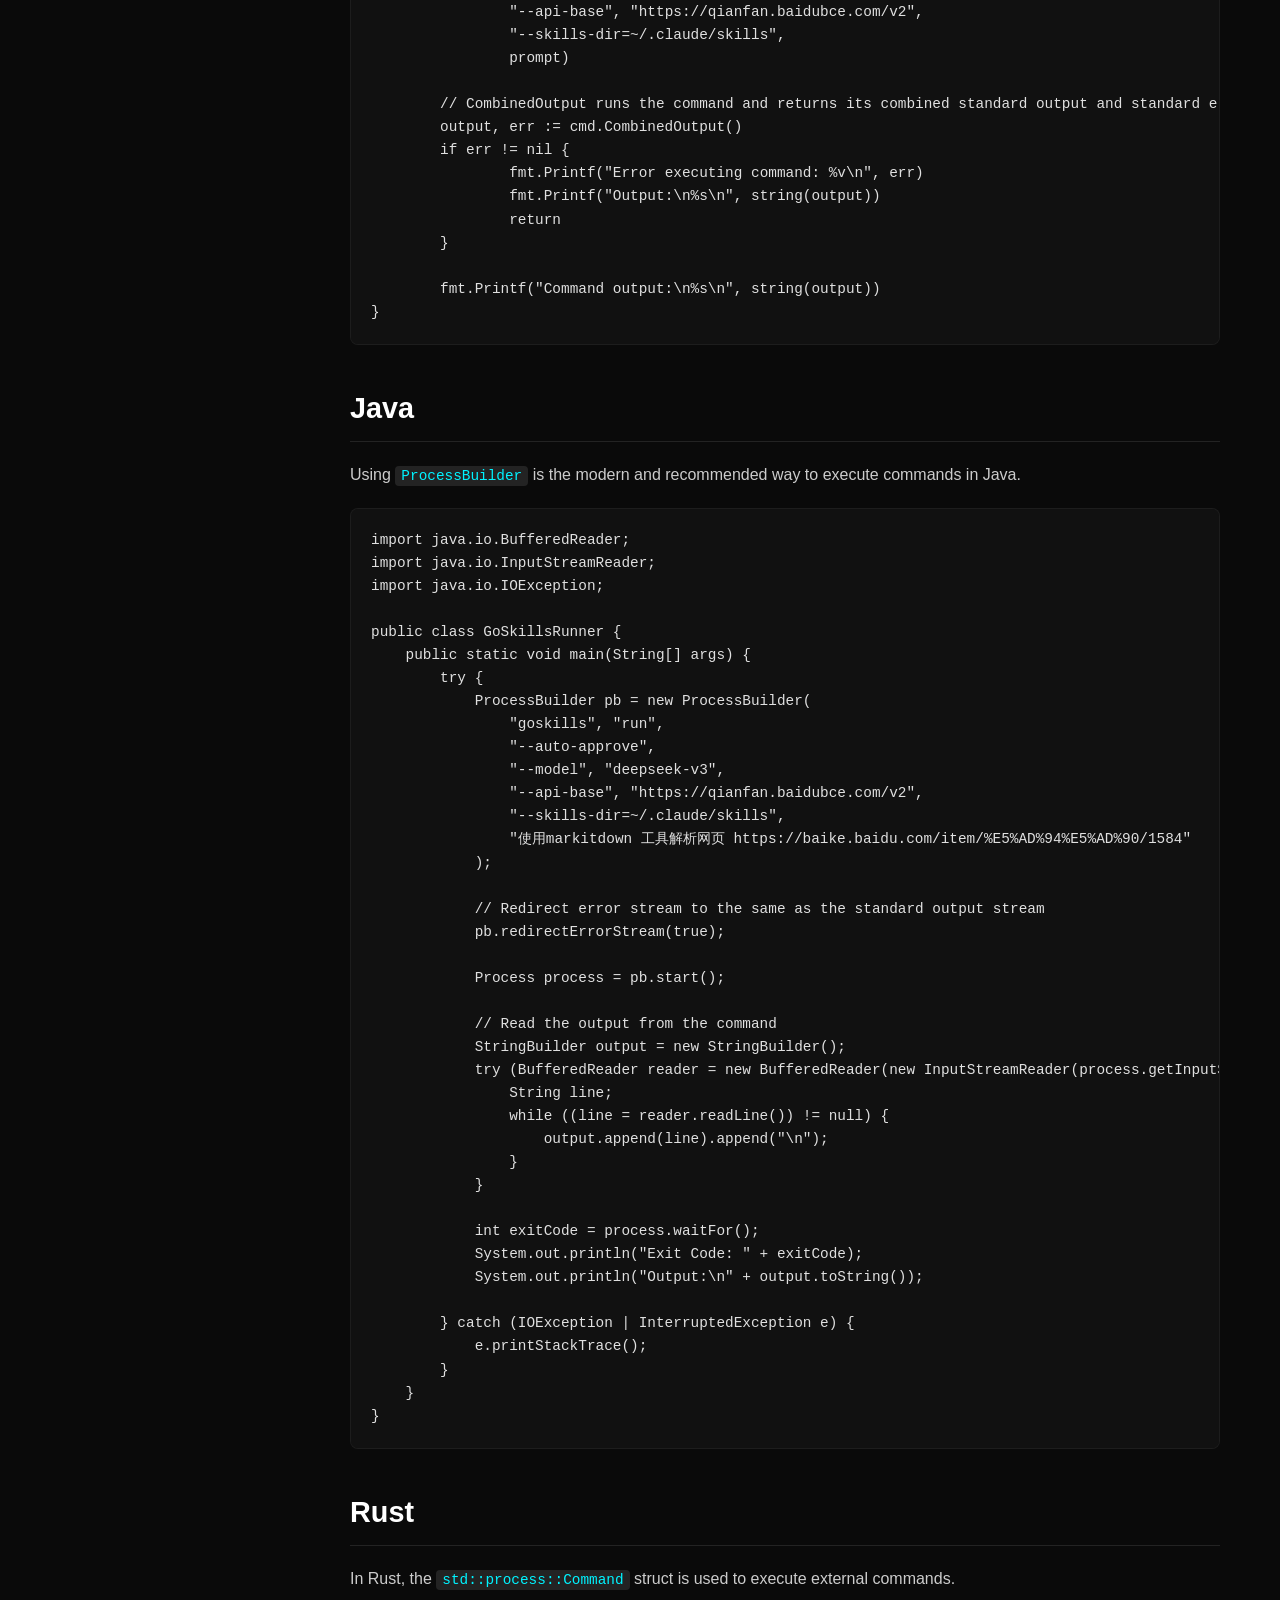
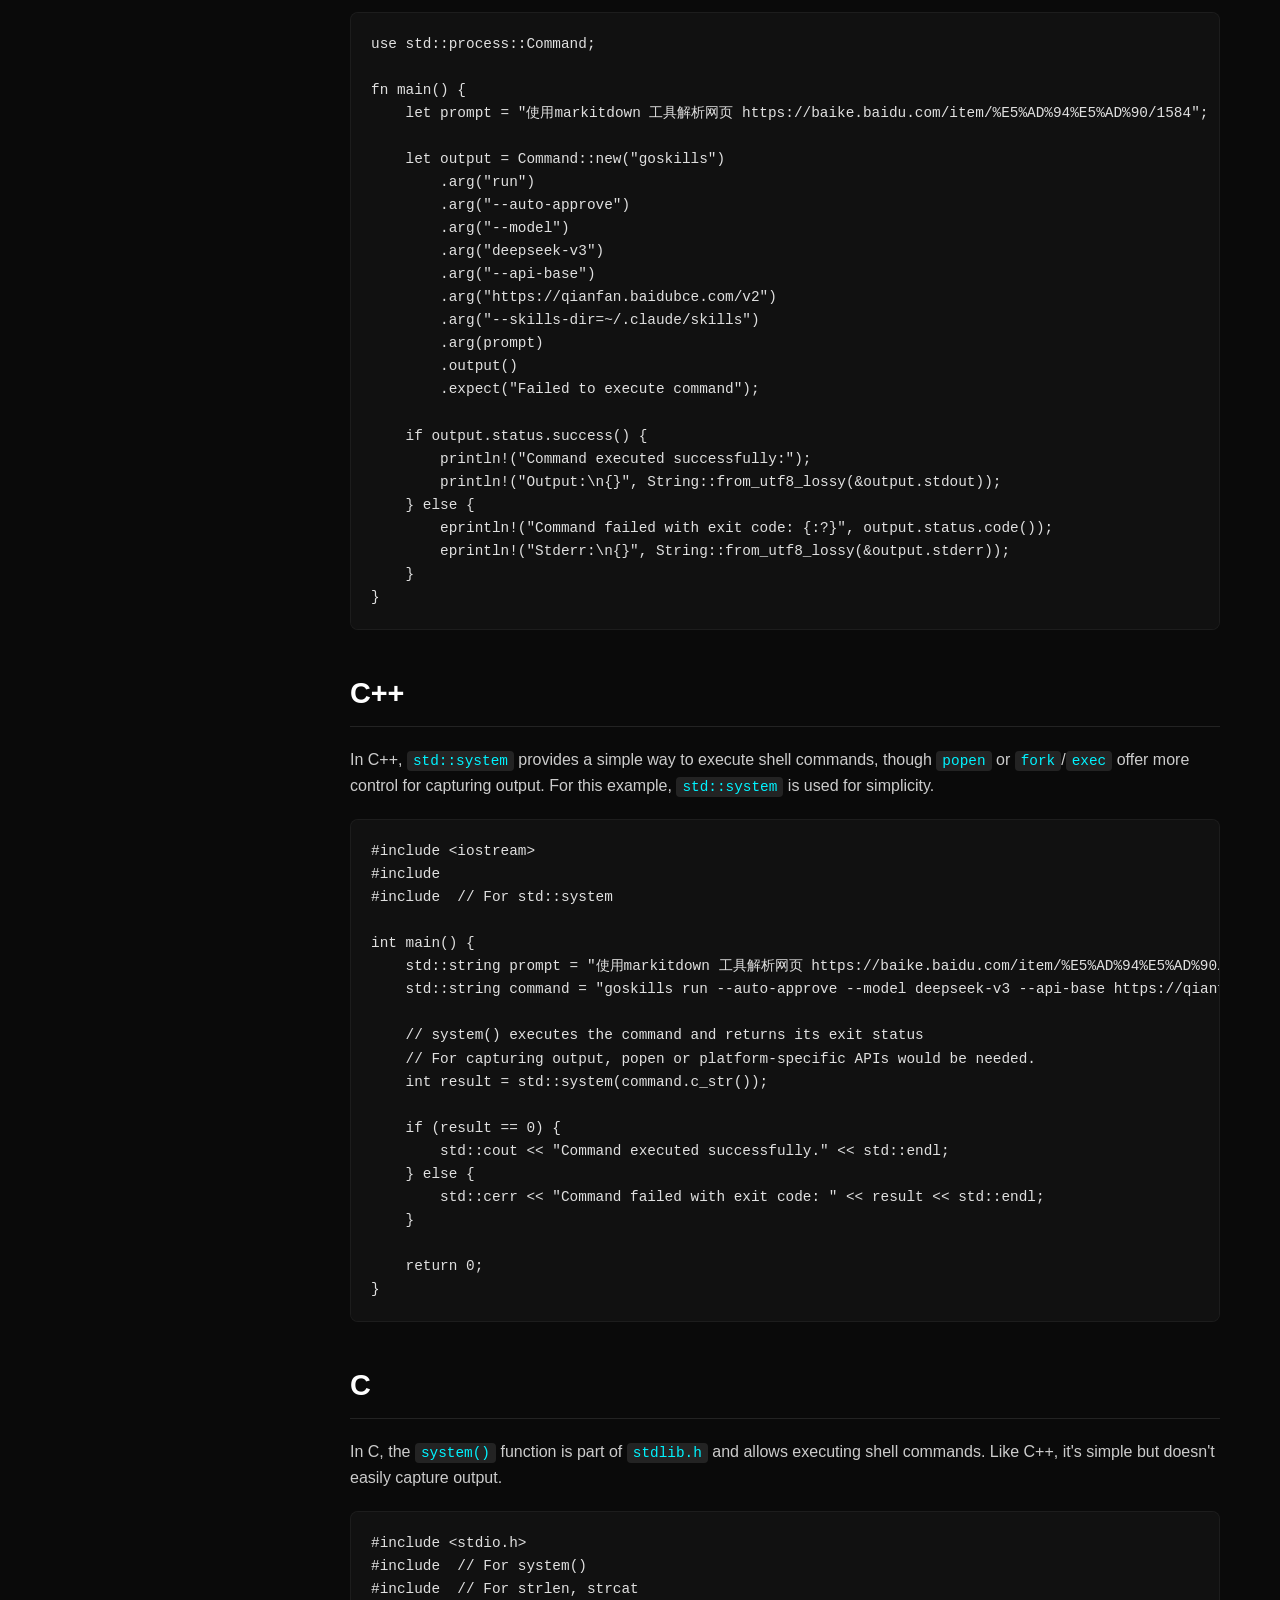
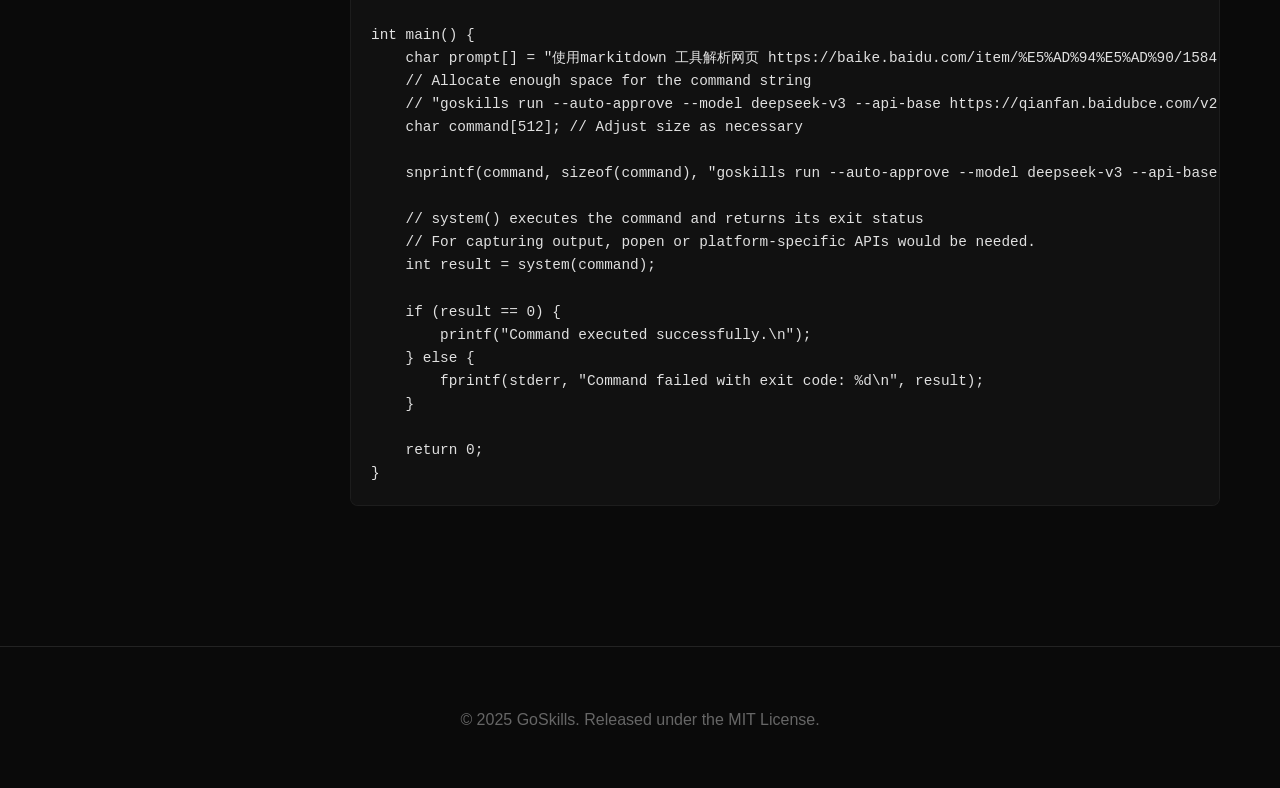
<file: website/usage.html>
<!DOCTYPE html>
<html lang="en">

<head>
    <meta charset="UTF-8">
    <meta name="viewport" content="width=device-width, initial-scale=1.0">
    <title>Integration Examples - GoSkills</title>
    <link rel="stylesheet" href="css/style.css">
    <link rel="preconnect" href="https://fonts.gstatic.cn">
    <link href="https://fonts.googleapis.cn/css2?family=Inter:wght@400;500;600;700;800&family=Fira+Code&display=swap"
        rel="stylesheet">
    <link rel="stylesheet" href="https://cdn.bootcdn.net/ajax/libs/font-awesome/7.0.1/css/all.min.css">
    <link rel="stylesheet" href="https://cdn.bootcdn.net/ajax/libs/prism/1.29.0/themes/prism-tomorrow.min.css">
</head>

<body>
    <header>
        <div class="nav-container">
            <a href="index.html" class="logo">
                <i class="fa-solid fa-cube"></i>
                <span>GoSkills</span>
            </a>
            <div class="menu-toggle">
                <i class="fa-solid fa-bars"></i>
            </div>
            <nav class="nav-links">
                <a href="index.html">Home</a>
                <a href="documentation.html">Documentation</a>
                <a href="usage.html" class="active">Integration</a>
                <a href="agent.html">DeepResearch</a>
                <a href="examples.html">Examples</a>
                <a href="https://github.com/smallnest/goskills" target="_blank"><i class="fa-brands fa-github"></i>
                    GitHub</a>
            </nav>
        </div>
    </header>

    <div class="docs-container">
        <aside class="docs-sidebar">
            <ul>
                <li><a href="#setup" class="active">Setup</a></li>
                <li><a href="#shell">Shell (Bash)</a></li>
                <li><a href="#python">Python</a></li>
                <li><a href="#javascript">JavaScript (Node.js)</a></li>
                <li><a href="#go">Go</a></li>
                <li><a href="#java">Java</a></li>
                <li><a href="#rust">Rust</a></li>
                <li><a href="#cpp">C++</a></li>
                <li><a href="#c">C</a></li>
            </ul>
        </aside>

        <main class="docs-content">
            <h1>goskills Integration Examples</h1>
            <p>This document provides examples of how to execute the <code>goskills</code> command-line tool from
                various programming languages.</p>

            <h2 id="setup">Setup</h2>
            <p>Before running any <code>goskills</code> command, you must set your OpenAI API key:</p>
            <pre><code class="language-bash">export OPENAI_API_KEY="YOUR_OPENAI_API_KEY"</code></pre>

            <p>The base command for these examples is:</p>
            <pre><code class="language-bash">goskills run --auto-approve --model deepseek-v3 --api-base https://qianfan.baidubce.com/v2 --skills-dir=~/.claude/skills "使用markitdown 工具解析网页 https://baike.baidu.com/item/%E5%AD%94%E5%AD%90/1584"</code></pre>

            <h2 id="shell">Shell (Bash)</h2>
            <p>This is the most direct way to run the command.</p>
            <pre><code class="language-bash">#!/bin/bash

# Define the prompt
PROMPT="使用markitdown 工具解析网页 https://baike.baidu.com/item/%E5%AD%94%E5%AD%90/1584"

# Execute the command and capture the output
RESULT=$(goskills run --auto-approve --model deepseek-v3 --api-base https://qianfan.baidubce.com/v2 --skills-dir=~/.claude/skills "$PROMPT")

# Or execute and print directly
# goskills run --auto-approve --model deepseek-v3 --api-base https://qianfan.baidubce.com/v2 "$PROMPT" --skills-dir=~/.claude/skills


echo "Output:"
echo "$RESULT"</code></pre>

            <h2 id="python">Python</h2>
            <p>Using the <code>subprocess</code> module is the standard way to run external commands in Python.</p>
            <pre><code class="language-python">import subprocess
import shlex

# Define the command as a list of arguments for safety
command = [
    "goskills", "run",
    "--auto-approve",
    "--model", "deepseek-v3",
    "--api-base", "https://qianfan.baidubce.com/v2",
    "--skills-dir=~/.claude/skills",
    "使用markitdown 工具解析网页 https://baike.baidu.com/item/%E5%AD%94%E5%AD%90/1584"
]

# Or, build the command from a string using shlex for proper quoting
# cmd_str = 'goskills run --auto-approve --model deepseek-v3 --api-base https://qianfan.baidubce.com/v2 "使用markitdown 工具解析网页 https://baike.baidu.com/item/%E5%AD%94%E5%AD%90/1584" --skills-dir=~/.claude/skills'
# command = shlex.split(cmd_str)


try:
    # Execute the command, capture stdout and stderr
    result = subprocess.run(
        command,
        check=True,        # Raise an exception if the command returns a non-zero exit code
        capture_output=True, # Capture stdout and stderr
        text=True          # Decode stdout/stderr as text
    )
    
    print("Command executed successfully:")
    print("Output:\n", result.stdout)

except FileNotFoundError:
    print("Error: 'goskills' command not found. Make sure it's in your PATH.")
except subprocess.CalledProcessError as e:
    print(f"Command failed with exit code {e.returncode}:")
    print("Stderr:\n", e.stderr)</code></pre>

            <h2 id="javascript">JavaScript (Node.js)</h2>
            <p>In Node.js, you can use the <code>child_process</code> module.</p>
            <pre><code class="language-javascript">const { exec } = require('child_process');

// Use single quotes for the outer string to easily handle inner double quotes
const command = 'goskills run --auto-approve --model deepseek-v3 --api-base https://qianfan.baidubce.com/v2 --skills-dir=~/.claude/skills "使用markitdown 工具解析网页 https://baike.baidu.com/item/%E5%AD%94%E5%AD%90/1584"';

exec(command, (error, stdout, stderr) => {
    if (error) {
        console.error(`Execution error: ${error.message}`);
        if (stderr) {
            console.error(`Stderr: ${stderr}`);
        }
        return;
    }

    console.log(`Command output:\n${stdout}`);
});</code></pre>

            <h2 id="go">Go</h2>
            <p>In Go, the <code>os/exec</code> package is used to run external commands.</p>
            <pre><code class="language-go">package main

import (
	"fmt"
	"os/exec"
)

func main() {
	prompt := "使用markitdown 工具解析网页 https://baike.baidu.com/item/%E5%AD%94%E5%AD%90/1584"
	
	cmd := exec.Command("goskills", "run",
		"--auto-approve",
		"--model", "deepseek-v3",
		"--api-base", "https://qianfan.baidubce.com/v2",
		"--skills-dir=~/.claude/skills",
		prompt)

	// CombinedOutput runs the command and returns its combined standard output and standard error.
	output, err := cmd.CombinedOutput()
	if err != nil {
		fmt.Printf("Error executing command: %v\n", err)
		fmt.Printf("Output:\n%s\n", string(output))
		return
	}

	fmt.Printf("Command output:\n%s\n", string(output))
}</code></pre>

            <h2 id="java">Java</h2>
            <p>Using <code>ProcessBuilder</code> is the modern and recommended way to execute commands in Java.</p>
            <pre><code class="language-java">import java.io.BufferedReader;
import java.io.InputStreamReader;
import java.io.IOException;

public class GoSkillsRunner {
    public static void main(String[] args) {
        try {
            ProcessBuilder pb = new ProcessBuilder(
                "goskills", "run",
                "--auto-approve",
                "--model", "deepseek-v3",
                "--api-base", "https://qianfan.baidubce.com/v2",
                "--skills-dir=~/.claude/skills",
                "使用markitdown 工具解析网页 https://baike.baidu.com/item/%E5%AD%94%E5%AD%90/1584"
            );

            // Redirect error stream to the same as the standard output stream
            pb.redirectErrorStream(true);

            Process process = pb.start();

            // Read the output from the command
            StringBuilder output = new StringBuilder();
            try (BufferedReader reader = new BufferedReader(new InputStreamReader(process.getInputStream()))) {
                String line;
                while ((line = reader.readLine()) != null) {
                    output.append(line).append("\n");
                }
            }

            int exitCode = process.waitFor();
            System.out.println("Exit Code: " + exitCode);
            System.out.println("Output:\n" + output.toString());

        } catch (IOException | InterruptedException e) {
            e.printStackTrace();
        }
    }
}</code></pre>

            <h2 id="rust">Rust</h2>
            <p>In Rust, the <code>std::process::Command</code> struct is used to execute external commands.</p>
            <pre><code class="language-rust">use std::process::Command;

fn main() {
    let prompt = "使用markitdown 工具解析网页 https://baike.baidu.com/item/%E5%AD%94%E5%AD%90/1584";

    let output = Command::new("goskills")
        .arg("run")
        .arg("--auto-approve")
        .arg("--model")
        .arg("deepseek-v3")
        .arg("--api-base")
        .arg("https://qianfan.baidubce.com/v2")
        .arg("--skills-dir=~/.claude/skills")
        .arg(prompt)
        .output()
        .expect("Failed to execute command");

    if output.status.success() {
        println!("Command executed successfully:");
        println!("Output:\n{}", String::from_utf8_lossy(&output.stdout));
    } else {
        eprintln!("Command failed with exit code: {:?}", output.status.code());
        eprintln!("Stderr:\n{}", String::from_utf8_lossy(&output.stderr));
    }
}</code></pre>

            <h2 id="cpp">C++</h2>
            <p>In C++, <code>std::system</code> provides a simple way to execute shell commands, though
                <code>popen</code> or <code>fork</code>/<code>exec</code> offer more control for capturing output. For
                this example, <code>std::system</code> is used for simplicity.
            </p>
            <pre><code class="language-cpp">#include &lt;iostream&gt;
#include <string>
#include <cstdlib> // For std::system

int main() {
    std::string prompt = "使用markitdown 工具解析网页 https://baike.baidu.com/item/%E5%AD%94%E5%AD%90/1584";
    std::string command = "goskills run --auto-approve --model deepseek-v3 --api-base https://qianfan.baidubce.com/v2 --skills-dir=~/.claude/skills \"" + prompt + "\"";

    // system() executes the command and returns its exit status
    // For capturing output, popen or platform-specific APIs would be needed.
    int result = std::system(command.c_str());

    if (result == 0) {
        std::cout << "Command executed successfully." << std::endl;
    } else {
        std::cerr << "Command failed with exit code: " << result << std::endl;
    }

    return 0;
}</code></pre>

            <h2 id="c">C</h2>
            <p>In C, the <code>system()</code> function is part of <code>stdlib.h</code> and allows executing shell
                commands. Like C++, it's simple but doesn't easily capture output.</p>
            <pre><code class="language-c">#include &lt;stdio.h&gt;
#include <stdlib.h> // For system()
#include <string.h> // For strlen, strcat

int main() {
    char prompt[] = "使用markitdown 工具解析网页 https://baike.baidu.com/item/%E5%AD%94%E5%AD%90/1584";
    // Allocate enough space for the command string
    // "goskills run --auto-approve --model deepseek-v3 --api-base https://qianfan.baidubce.com/v2 "" + prompt + """ --skills-dir=~/.claude/skills"
    char command[512]; // Adjust size as necessary

    snprintf(command, sizeof(command), "goskills run --auto-approve --model deepseek-v3 --api-base https://qianfan.baidubce.com/v2 --skills-dir=~/.claude/skills \"%s\"", prompt);

    // system() executes the command and returns its exit status
    // For capturing output, popen or platform-specific APIs would be needed.
    int result = system(command);

    if (result == 0) {
        printf("Command executed successfully.\n");
    } else {
        fprintf(stderr, "Command failed with exit code: %d\n", result);
    }

    return 0;
}</code></pre>

        </main>
    </div>

    <footer>
        <p>&copy; 2025 GoSkills. Released under the MIT License.</p>
    </footer>

    <script src="js/main.js"></script>
    <script src="https://cdn.bootcdn.net/ajax/libs/prism/1.29.0/prism.min.js"></script>
    <script src="https://cdn.bootcdn.net/ajax/libs/prism/1.29.0/components/prism-bash.min.js"></script>
    <script src="https://cdn.bootcdn.net/ajax/libs/prism/1.29.0/components/prism-python.min.js"></script>
    <script src="https://cdn.bootcdn.net/ajax/libs/prism/1.29.0/components/prism-javascript.min.js"></script>
    <script src="https://cdn.bootcdn.net/ajax/libs/prism/1.29.0/components/prism-go.min.js"></script>
    <script src="https://cdn.bootcdn.net/ajax/libs/prism/1.29.0/components/prism-java.min.js"></script>
    <script src="https://cdn.bootcdn.net/ajax/libs/prism/1.29.0/components/prism-rust.min.js"></script>
    <script src="https://cdn.bootcdn.net/ajax/libs/prism/1.29.0/components/prism-cpp.min.js"></script>
    <script src="https://cdn.bootcdn.net/ajax/libs/prism/1.29.0/components/prism-c.min.js"></script>
</body>

</html>
</file>
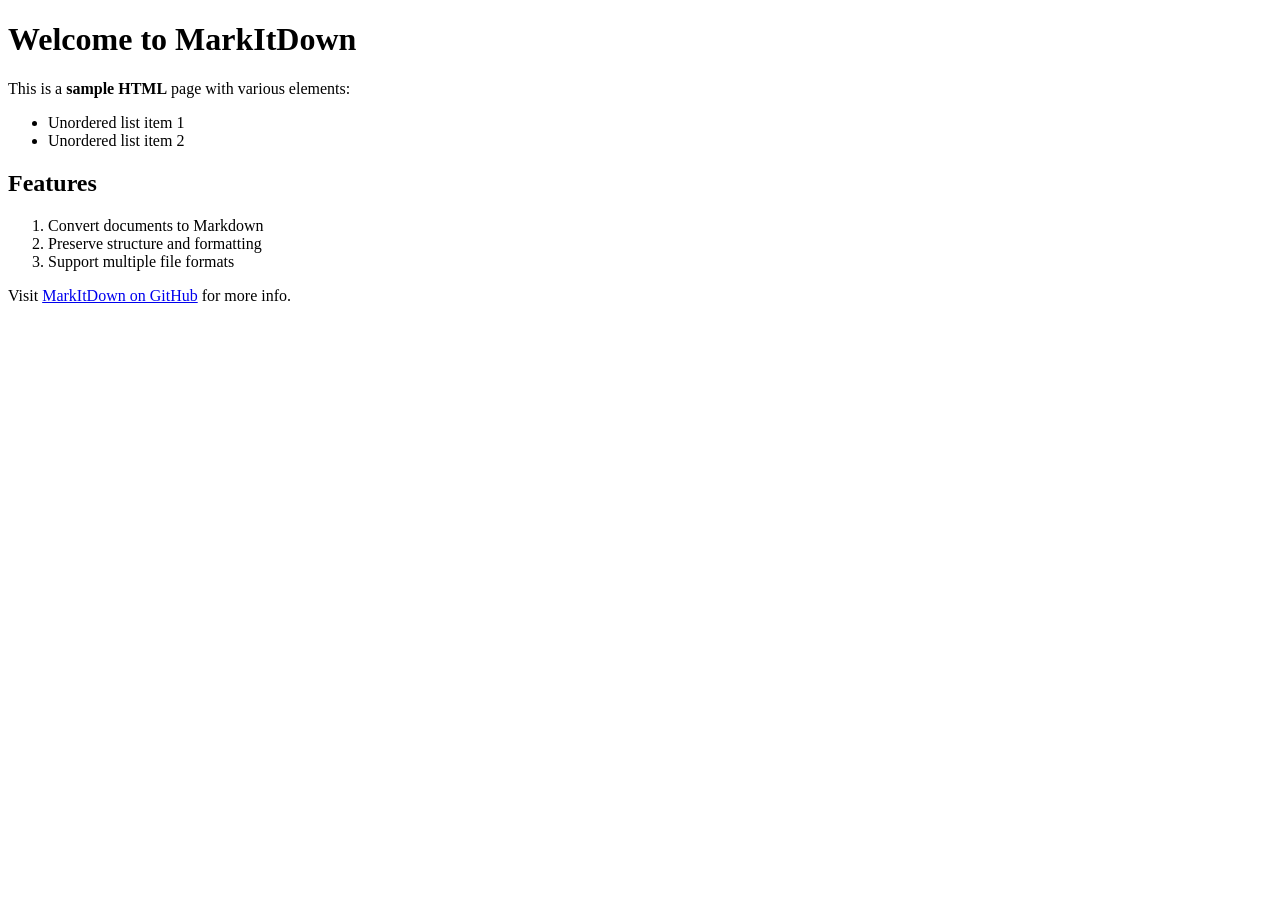
<file: examples/markitdown/sample.html>
<!DOCTYPE html>
<html>
<head>
    <title>Sample Page</title>
</head>
<body>
    <h1>Welcome to MarkItDown</h1>
    <p>This is a <strong>sample HTML</strong> page with various elements:</p>
    <ul>
        <li>Unordered list item 1</li>
        <li>Unordered list item 2</li>
    </ul>
    <h2>Features</h2>
    <ol>
        <li>Convert documents to Markdown</li>
        <li>Preserve structure and formatting</li>
        <li>Support multiple file formats</li>
    </ol>
    <p>Visit <a href="https://github.com/microsoft/markitdown">MarkItDown on GitHub</a> for more info.</p>
</body>
</html>
</file>
<file: _website/css/style.css>
:root {
    --bg-color: #ffffff;
    --text-primary: #111111;
    --text-secondary: #666666;
    --accent-color: #000000;
    --border-color: #eaeaea;
    --code-bg: #fafafa;
    --font-sans: 'Inter', -apple-system, BlinkMacSystemFont, "Segoe UI", Roboto, "Helvetica Neue", Arial, sans-serif;
    --font-mono: 'JetBrains Mono', 'SFMono-Regular', Consolas, 'Liberation Mono', Menlo, monospace;
    --max-width: 1000px;
    --header-height: 64px;
}

html {
    scroll-behavior: smooth;
}

* {
    box-sizing: border-box;
    margin: 0;
    padding: 0;
}

body {
    background-color: var(--bg-color);
    color: var(--text-primary);
    font-family: var(--font-sans);
    line-height: 1.6;
    -webkit-font-smoothing: antialiased;
}

/* Typography */
h1, h2, h3, h4 {
    color: var(--text-primary);
    line-height: 1.2;
    font-weight: 600;
    letter-spacing: -0.02em;
}

h1 {
    font-size: 3.5rem;
    margin-bottom: 1.5rem;
}

h2 {
    font-size: 2rem;
    margin-bottom: 1rem;
}

h3 {
    font-size: 1.25rem;
    margin-bottom: 0.5rem;
}

p {
    color: var(--text-secondary);
    margin-bottom: 1.5rem;
    font-size: 1.125rem;
}

a {
    color: var(--text-primary);
    text-decoration: none;
    transition: color 0.2s;
}

a:hover {
    color: var(--text-secondary);
}

/* Header */
header {
    height: var(--header-height);
    border-bottom: 1px solid var(--border-color);
    position: sticky;
    top: 0;
    background: rgba(255, 255, 255, 0.8);
    backdrop-filter: blur(10px);
    z-index: 100;
}

.nav-container {
    max-width: var(--max-width);
    margin: 0 auto;
    height: 100%;
    display: flex;
    align-items: center;
    justify-content: space-between;
    padding: 0 24px;
}

.logo {
    font-weight: 700;
    font-size: 1.25rem;
    display: flex;
    align-items: center;
    gap: 8px;
}

.nav-links {
    display: flex;
    gap: 24px;
}

.nav-links a {
    font-size: 0.95rem;
    font-weight: 500;
    color: var(--text-secondary);
}

.nav-links a:hover {
    color: var(--text-primary);
}

.github-icon {
    font-size: 1.2rem;
}

/* Sections */
.section {
    padding: 100px 24px;
}

.section.bg-light {
    background-color: #f9f9f9;
    border-top: 1px solid var(--border-color);
    border-bottom: 1px solid var(--border-color);
}

/* Hero Section */
.hero {
    padding: 120px 24px 80px;
    text-align: center;
    max-width: 800px;
    margin: 0 auto;
}

.hero-subtitle {
    font-size: 1.35rem;
    color: var(--text-secondary);
    margin-bottom: 2.5rem;
    font-weight: 400;
}

.cta-buttons {
    display: flex;
    gap: 16px;
    justify-content: center;
    margin-bottom: 60px;
}

.btn {
    display: inline-flex;
    align-items: center;
    justify-content: center;
    padding: 0 24px;
    height: 48px;
    border-radius: 6px;
    font-weight: 500;
    font-size: 1rem;
    transition: all 0.2s;
}

.btn-primary {
    background: var(--text-primary);
    color: white;
}

.btn-primary:hover {
    background: #333;
    color: white;
    transform: translateY(-1px);
}

.btn-secondary {
    background: white;
    border: 1px solid var(--border-color);
    color: var(--text-primary);
}

.btn-secondary:hover {
    border-color: #ccc;
}

/* Code Block */
.code-preview {
    max-width: 700px;
    margin: 0 auto;
    text-align: left;
    background: var(--code-bg);
    border: 1px solid var(--border-color);
    border-radius: 8px;
    padding: 20px;
    overflow-x: auto;
}

pre {
    font-family: var(--font-mono);
    font-size: 0.9rem;
    color: var(--text-primary);
    line-height: 1.5;
}

code {
    font-family: var(--font-mono);
}

.comment { color: #888; }
.command { color: #000; font-weight: 600; }

/* Features Grid */
.container {
    max-width: var(--max-width);
    margin: 0 auto;
}

.section-title {
    text-align: center;
    margin-bottom: 60px;
}

.features-grid {
    display: grid;
    grid-template-columns: repeat(auto-fit, minmax(300px, 1fr));
    gap: 40px;
}

.feature-card {
    padding: 24px;
    border: 1px solid var(--border-color);
    border-radius: 8px;
    transition: border-color 0.2s;
    background: white;
}

.feature-card:hover {
    border-color: #999;
}

.feature-icon {
    width: 40px;
    height: 40px;
    background: var(--code-bg);
    border-radius: 6px;
    display: flex;
    align-items: center;
    justify-content: center;
    margin-bottom: 16px;
    color: var(--text-primary);
    font-size: 1.2rem;
}

.feature-card h3 {
    margin-bottom: 12px;
}

.feature-card p {
    font-size: 1rem;
    margin-bottom: 0;
}

/* Installation Grid */
.install-grid {
    display: grid;
    grid-template-columns: repeat(auto-fit, minmax(300px, 1fr));
    gap: 30px;
}

.install-card {
    background: white;
    padding: 24px;
    border-radius: 8px;
    border: 1px solid var(--border-color);
}

.install-card h3 {
    display: flex;
    align-items: center;
    gap: 10px;
    font-size: 1.1rem;
    margin-bottom: 16px;
}

.install-card pre {
    background: var(--code-bg);
    padding: 12px;
    border-radius: 6px;
    font-size: 0.85rem;
    white-space: pre-wrap;
    word-break: break-all;
}

/* Usage Blocks */
.usage-block {
    margin-bottom: 60px;
}

.usage-block:last-child {
    margin-bottom: 0;
}

.usage-header {
    text-align: center;
    margin-bottom: 24px;
}

/* Footer */
footer {
    padding: 60px 24px;
    border-top: 1px solid var(--border-color);
    text-align: center;
}

.footer-content {
    max-width: var(--max-width);
    margin: 0 auto;
    display: flex;
    flex-direction: column;
    align-items: center;
    gap: 20px;
}

.copyright {
    color: var(--text-secondary);
    font-size: 0.9rem;
}

.footer-links {
    display: flex;
    gap: 20px;
}

.footer-links a {
    color: var(--text-secondary);
    font-size: 0.9rem;
}

.footer-links a:hover {
    color: var(--text-primary);
}

/* Mobile */
@media (max-width: 768px) {
    h1 { font-size: 2.5rem; }
    .hero { padding-top: 60px; }
    .nav-links { display: none; } /* Simplified for now */
}
</file>
<file: docs/css/style.css>
:root {
    --bg-color: #0a0a0a;
    --text-color: #e0e0e0;
    --primary-color: #00f3ff;
    --secondary-color: #bc13fe;
    --accent-color: #2d2d2d;
    --card-bg: rgba(255, 255, 255, 0.05);
    --font-main: 'Inter', -apple-system, BlinkMacSystemFont, "Segoe UI", Roboto, Helvetica, Arial, sans-serif;
    --max-width: 1200px;
    --header-height: 70px;
}

* {
    box-sizing: border-box;
    margin: 0;
    padding: 0;
}

body {
    background-color: var(--bg-color);
    color: var(--text-color);
    font-family: var(--font-main);
    line-height: 1.6;
    overflow-x: hidden;
}

a {
    color: var(--primary-color);
    text-decoration: none;
    transition: color 0.3s ease;
}

a:hover {
    color: var(--secondary-color);
}

/* Header */
header {
    background-color: rgba(10, 10, 10, 0.9);
    backdrop-filter: blur(10px);
    position: fixed;
    top: 0;
    width: 100%;
    height: var(--header-height);
    z-index: 1000;
    border-bottom: 1px solid rgba(255, 255, 255, 0.1);
}

.nav-container {
    max-width: var(--max-width);
    margin: 0 auto;
    display: flex;
    justify-content: space-between;
    align-items: center;
    height: 100%;
    padding: 0 20px;
}

.logo {
    font-size: 1.5rem;
    font-weight: 700;
    color: #fff;
    letter-spacing: -0.5px;
    display: flex;
    align-items: center;
    gap: 10px;
}

.logo span {
    background: linear-gradient(45deg, var(--primary-color), var(--secondary-color));
    -webkit-background-clip: text;
    background-clip: text;
    -webkit-text-fill-color: transparent;
}

.nav-links {
    display: flex;
    gap: 30px;
}

.nav-links a {
    color: #aaa;
    font-weight: 500;
    font-size: 0.95rem;
}

.nav-links a:hover,
.nav-links a.active {
    color: #fff;
}

/* Hero Section */
.hero {
    padding: 160px 20px 100px;
    text-align: center;
    position: relative;
    overflow: hidden;
}

.hero::before {
    content: '';
    position: absolute;
    top: -50%;
    left: 50%;
    transform: translateX(-50%);
    width: 1000px;
    height: 1000px;
    background: radial-gradient(circle, rgba(0, 243, 255, 0.1) 0%, rgba(188, 19, 254, 0.05) 30%, transparent 70%);
    z-index: -1;
    filter: blur(60px);
}

.hero h1 {
    font-size: 4rem;
    font-weight: 800;
    margin-bottom: 20px;
    line-height: 1.1;
    background: linear-gradient(to right, #fff, #aaa);
    -webkit-background-clip: text;
    background-clip: text;
    -webkit-text-fill-color: transparent;
}

.hero p {
    font-size: 1.25rem;
    color: #888;
    max-width: 600px;
    margin: 0 auto 40px;
}

.cta-buttons {
    display: flex;
    justify-content: center;
    gap: 20px;
}

.btn {
    padding: 12px 30px;
    border-radius: 30px;
    font-weight: 600;
    transition: transform 0.2s ease, box-shadow 0.2s ease;
}

.btn-primary {
    background: linear-gradient(45deg, var(--primary-color), var(--secondary-color));
    color: #000;
    border: none;
}

.btn-primary:hover {
    transform: translateY(-2px);
    box-shadow: 0 10px 20px rgba(0, 243, 255, 0.2);
    color: #000;
}

.btn-secondary {
    background: transparent;
    border: 1px solid rgba(255, 255, 255, 0.2);
    color: #fff;
}

.btn-secondary:hover {
    background: rgba(255, 255, 255, 0.1);
    color: #fff;
}

/* Features Grid */
.features {
    max-width: var(--max-width);
    margin: 0 auto;
    padding: 80px 20px;
    display: grid;
    grid-template-columns: repeat(auto-fit, minmax(250px, 1fr));
    gap: 30px;
}

.feature-card {
    background: var(--card-bg);
    border: 1px solid rgba(255, 255, 255, 0.05);
    padding: 30px;
    border-radius: 16px;
    transition: transform 0.3s ease, border-color 0.3s ease;
}

.feature-card:hover {
    transform: translateY(-5px);
    border-color: rgba(255, 255, 255, 0.2);
}

.feature-icon {
    font-size: 2rem;
    margin-bottom: 20px;
    color: var(--primary-color);
}

.feature-card h3 {
    margin-bottom: 10px;
    font-size: 1.2rem;
    color: #fff;
}

.feature-card p {
    color: #888;
    font-size: 0.95rem;
}

.feature-card pre {
    background: #111;
    padding: 15px;
    border-radius: 8px;
    border: 1px solid rgba(255, 255, 255, 0.05);
    white-space: pre-wrap;
    word-wrap: break-word;
    overflow-wrap: break-word;
    word-break: break-all;
    max-width: 100%;
    font-size: 0.85rem;
    margin-top: 10px;
    color: #e0e0e0;
    font-family: 'Fira Code', monospace;
}

.feature-card code {
    font-family: 'Fira Code', monospace;
    color: var(--primary-color);
    background: rgba(255, 255, 255, 0.1);
    padding: 2px 6px;
    border-radius: 4px;
    font-size: 0.9em;
}

.feature-card pre code {
    background: transparent;
    padding: 0;
    color: #e0e0e0;
    font-size: inherit;
}

/* Documentation Layout */
.docs-container {
    max-width: var(--max-width);
    margin: 0 auto;
    padding: 100px 20px 60px;
    display: flex;
    gap: 40px;
}

.docs-sidebar {
    width: 250px;
    flex-shrink: 0;
    position: sticky;
    top: 100px;
    height: calc(100vh - 120px);
    overflow-y: auto;
    border-right: 1px solid rgba(255, 255, 255, 0.1);
    padding-right: 20px;
}

.docs-sidebar ul {
    list-style: none;
}

.docs-sidebar li {
    margin-bottom: 10px;
}

.docs-sidebar a {
    color: #888;
    display: block;
    padding: 5px 0;
}

.docs-sidebar a:hover,
.docs-sidebar a.active {
    color: var(--primary-color);
    padding-left: 5px;
}

.docs-content {
    flex-grow: 1;
    min-width: 0;
    /* Prevent overflow */
}

.docs-content h1 {
    font-size: 2.5rem;
    margin-bottom: 30px;
    color: #fff;
}

.docs-content h2 {
    font-size: 1.8rem;
    margin: 40px 0 20px;
    color: #fff;
    border-bottom: 1px solid rgba(255, 255, 255, 0.1);
    padding-bottom: 10px;
}

.docs-content h3 {
    font-size: 1.4rem;
    margin: 30px 0 15px;
    color: #e0e0e0;
}

.docs-content p {
    margin-bottom: 20px;
    color: #ccc;
}

.docs-content code {
    background: rgba(255, 255, 255, 0.1);
    padding: 2px 6px;
    border-radius: 4px;
    font-family: 'Fira Code', monospace;
    font-size: 0.9em;
    color: var(--primary-color);
}

.docs-content pre {
    background: #111;
    padding: 20px;
    border-radius: 8px;
    overflow-x: auto;
    margin-bottom: 20px;
    border: 1px solid rgba(255, 255, 255, 0.05);
}

.docs-content pre code {
    background: transparent;
    padding: 0;
    color: #e0e0e0;
}

/* Footer */
footer {
    border-top: 1px solid rgba(255, 255, 255, 0.1);
    padding: 60px 20px;
    text-align: center;
    color: #666;
    margin-top: 60px;
}

/* Mobile Responsive */
@media (max-width: 768px) {
    .hero h1 {
        font-size: 2.5rem;
    }

    .nav-links {
        display: none;
        /* Simple hide for now, can add toggle later */
    }

    .docs-container {
        flex-direction: column;
    }

    .docs-sidebar {
        width: 100%;
        height: auto;
        position: static;
        border-right: none;
        border-bottom: 1px solid rgba(255, 255, 255, 0.1);
        padding-bottom: 20px;
        margin-bottom: 30px;
    }
}
</file>
<file: website/css/style.css>
:root {
    --bg-color: #0a0a0a;
    --text-color: #e0e0e0;
    --primary-color: #00f3ff;
    --secondary-color: #bc13fe;
    --accent-color: #2d2d2d;
    --card-bg: rgba(255, 255, 255, 0.05);
    --font-main: 'Inter', -apple-system, BlinkMacSystemFont, "Segoe UI", Roboto, Helvetica, Arial, sans-serif;
    --max-width: 1200px;
    --header-height: 70px;
}

* {
    box-sizing: border-box;
    margin: 0;
    padding: 0;
}

body {
    background-color: var(--bg-color);
    color: var(--text-color);
    font-family: var(--font-main);
    line-height: 1.6;
    overflow-x: hidden;
}

a {
    color: var(--primary-color);
    text-decoration: none;
    transition: color 0.3s ease;
}

a:hover {
    color: var(--secondary-color);
}

/* Header */
header {
    background-color: rgba(10, 10, 10, 0.9);
    backdrop-filter: blur(10px);
    position: fixed;
    top: 0;
    width: 100%;
    height: var(--header-height);
    z-index: 1000;
    border-bottom: 1px solid rgba(255, 255, 255, 0.1);
}

.nav-container {
    max-width: var(--max-width);
    margin: 0 auto;
    display: flex;
    justify-content: space-between;
    align-items: center;
    height: 100%;
    padding: 0 20px;
}

.logo {
    font-size: 1.5rem;
    font-weight: 700;
    color: #fff;
    letter-spacing: -0.5px;
    display: flex;
    align-items: center;
    gap: 10px;
}

.logo span {
    background: linear-gradient(45deg, var(--primary-color), var(--secondary-color));
    -webkit-background-clip: text;
    background-clip: text;
    -webkit-text-fill-color: transparent;
}

.nav-links {
    display: flex;
    gap: 30px;
}

.nav-links a {
    color: #aaa;
    font-weight: 500;
    font-size: 0.95rem;
}

.nav-links a:hover,
.nav-links a.active {
    color: #fff;
}

.menu-toggle {
    display: none;
    font-size: 1.5rem;
    cursor: pointer;
    color: #fff;
}

/* Hero Section */
.hero {
    padding: 160px 20px 100px;
    text-align: center;
    position: relative;
    overflow: hidden;
}

.hero::before {
    content: '';
    position: absolute;
    top: -50%;
    left: 50%;
    transform: translateX(-50%);
    width: 1000px;
    height: 1000px;
    background: radial-gradient(circle, rgba(0, 243, 255, 0.1) 0%, rgba(188, 19, 254, 0.05) 30%, transparent 70%);
    z-index: -1;
    filter: blur(60px);
}

.hero h1 {
    font-size: 4rem;
    font-weight: 800;
    margin-bottom: 20px;
    line-height: 1.1;
    background: linear-gradient(to right, #fff, #aaa);
    -webkit-background-clip: text;
    background-clip: text;
    -webkit-text-fill-color: transparent;
}

.hero p {
    font-size: 1.25rem;
    color: #888;
    max-width: 600px;
    margin: 0 auto 40px;
}

.cta-buttons {
    display: flex;
    justify-content: center;
    gap: 20px;
}

.btn {
    padding: 12px 30px;
    border-radius: 30px;
    font-weight: 600;
    transition: transform 0.2s ease, box-shadow 0.2s ease;
}

.btn-primary {
    background: linear-gradient(45deg, var(--primary-color), var(--secondary-color));
    color: #000;
    border: none;
}

.btn-primary:hover {
    transform: translateY(-2px);
    box-shadow: 0 10px 20px rgba(0, 243, 255, 0.2);
    color: #000;
}

.btn-secondary {
    background: transparent;
    border: 1px solid rgba(255, 255, 255, 0.2);
    color: #fff;
}

.btn-secondary:hover {
    background: rgba(255, 255, 255, 0.1);
    color: #fff;
}

/* Features Grid */
.features {
    max-width: var(--max-width);
    margin: 0 auto;
    padding: 80px 20px;
    display: grid;
    grid-template-columns: repeat(auto-fit, minmax(250px, 1fr));
    gap: 30px;
}

.feature-card {
    background: var(--card-bg);
    border: 1px solid rgba(255, 255, 255, 0.05);
    padding: 30px;
    border-radius: 16px;
    transition: transform 0.3s ease, border-color 0.3s ease;
}

.feature-card:hover {
    transform: translateY(-5px);
    border-color: rgba(255, 255, 255, 0.2);
}

.feature-icon {
    font-size: 2rem;
    margin-bottom: 20px;
    color: var(--primary-color);
}

.feature-card h3 {
    margin-bottom: 10px;
    font-size: 1.2rem;
    color: #fff;
}

.feature-card p {
    color: #888;
    font-size: 0.95rem;
}

.feature-card pre {
    background: #111;
    padding: 15px;
    border-radius: 8px;
    border: 1px solid rgba(255, 255, 255, 0.05);
    white-space: pre-wrap;
    word-wrap: break-word;
    overflow-wrap: break-word;
    word-break: break-all;
    max-width: 100%;
    font-size: 0.85rem;
    margin-top: 10px;
    color: #e0e0e0;
    font-family: 'Fira Code', monospace;
}

.feature-card code {
    font-family: 'Fira Code', monospace;
    color: var(--primary-color);
    background: rgba(255, 255, 255, 0.1);
    padding: 2px 6px;
    border-radius: 4px;
    font-size: 0.9em;
}

.feature-card pre code {
    background: transparent;
    padding: 0;
    color: #e0e0e0;
    font-size: inherit;
}

/* Documentation Layout */
.docs-container {
    max-width: var(--max-width);
    margin: 0 auto;
    padding: 100px 20px 60px;
    display: flex;
    gap: 40px;
}

.docs-sidebar {
    width: 250px;
    flex-shrink: 0;
    position: sticky;
    top: 100px;
    height: calc(100vh - 120px);
    overflow-y: auto;
    border-right: 1px solid rgba(255, 255, 255, 0.1);
    padding-right: 20px;
}

.docs-sidebar ul {
    list-style: none;
}

.docs-sidebar li {
    margin-bottom: 10px;
}

.docs-sidebar a {
    color: #888;
    display: block;
    padding: 5px 0;
}

.docs-sidebar a:hover,
.docs-sidebar a.active {
    color: var(--primary-color);
    padding-left: 5px;
}

.docs-content {
    flex-grow: 1;
    min-width: 0;
    /* Prevent overflow */
}

.docs-content h1 {
    font-size: 2.5rem;
    margin-bottom: 30px;
    color: #fff;
}

.docs-content h2 {
    font-size: 1.8rem;
    margin: 40px 0 20px;
    color: #fff;
    border-bottom: 1px solid rgba(255, 255, 255, 0.1);
    padding-bottom: 10px;
}

.docs-content h3 {
    font-size: 1.4rem;
    margin: 30px 0 15px;
    color: #e0e0e0;
}

.docs-content p {
    margin-bottom: 20px;
    color: #ccc;
}

.docs-content code {
    background: rgba(255, 255, 255, 0.1);
    padding: 2px 6px;
    border-radius: 4px;
    font-family: 'Fira Code', monospace;
    font-size: 0.9em;
    color: var(--primary-color);
}

.docs-content pre {
    background: #111;
    padding: 20px;
    border-radius: 8px;
    overflow-x: auto;
    margin-bottom: 20px;
    border: 1px solid rgba(255, 255, 255, 0.05);
}

.docs-content pre code {
    background: transparent;
    padding: 0;
    color: #e0e0e0;
}

/* Footer */
footer {
    border-top: 1px solid rgba(255, 255, 255, 0.1);
    padding: 60px 20px;
    text-align: center;
    color: #666;
    margin-top: 60px;
}

/* Mobile Responsive */
@media (max-width: 768px) {
    .hero h1 {
        font-size: 2.5rem;
    }

    .menu-toggle {
        display: block;
    }

    .nav-links {
        display: none;
        position: absolute;
        top: var(--header-height);
        left: 0;
        width: 100%;
        background-color: rgba(10, 10, 10, 0.95);
        backdrop-filter: blur(10px);
        flex-direction: column;
        padding: 20px;
        border-bottom: 1px solid rgba(255, 255, 255, 0.1);
        text-align: center;
    }

    .nav-links.active {
        display: flex;
    }

    .docs-container {
        flex-direction: column;
    }

    .docs-sidebar {
        width: 100%;
        height: auto;
        position: static;
        border-right: none;
        border-bottom: 1px solid rgba(255, 255, 255, 0.1);
        padding-bottom: 20px;
        margin-bottom: 30px;
    }
}
</file>
